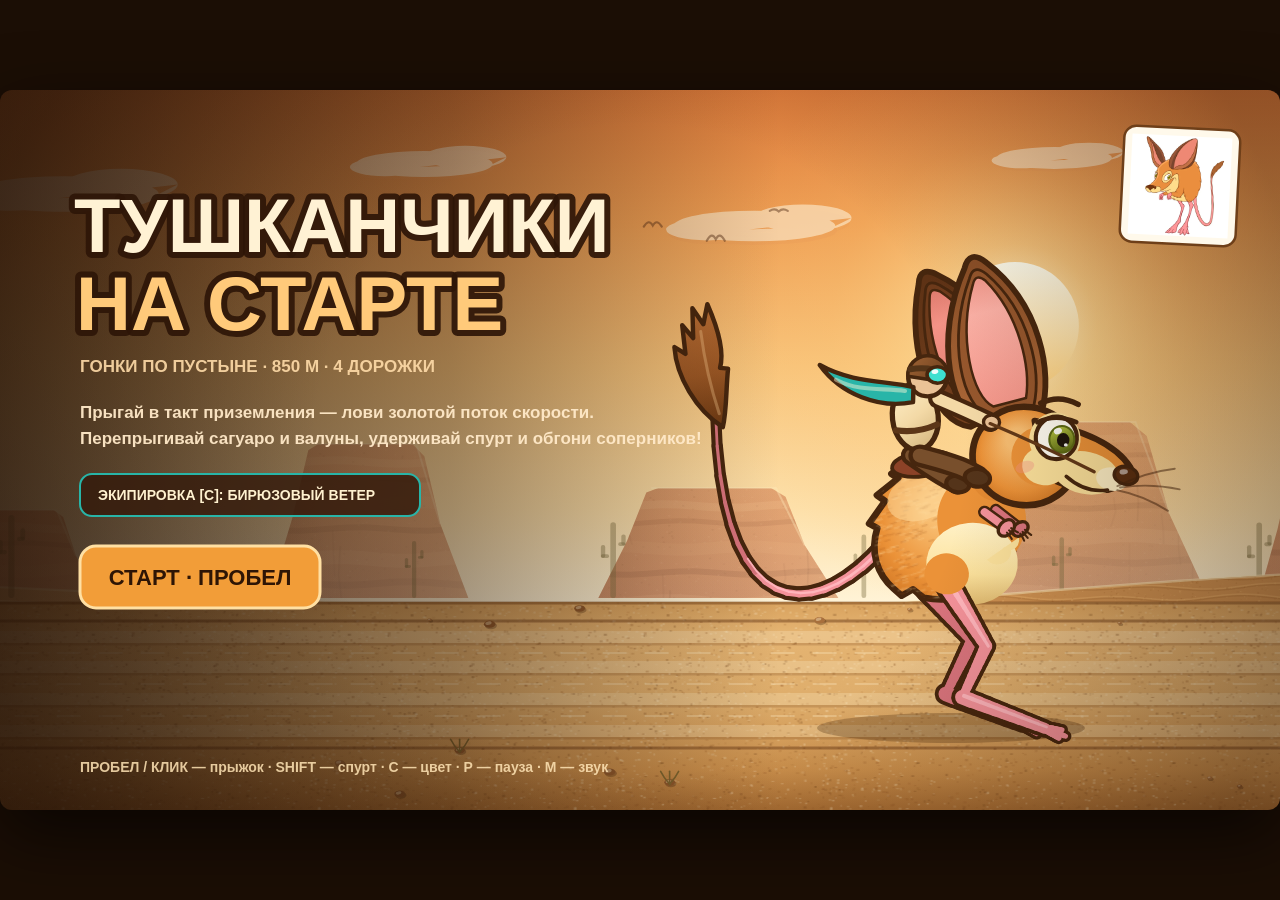
<file: index.html>
<!doctype html>
<html lang="ru">
<head>
  <meta charset="utf-8" />
  <meta name="viewport" content="width=device-width, initial-scale=1, maximum-scale=1, user-scalable=no" />
  <title>Тушканчики на старте — гонки по пустыне (Standalone)</title>
  <style>* { box-sizing: border-box; margin: 0; padding: 0; }
html, body {
  width: 100%; height: 100%; overflow: hidden;
  background: #1b0e05; color: #fff3d8;
  font-family: "Rubik", "Trebuchet MS", "Segoe UI", sans-serif;
  user-select: none; -webkit-user-select: none; touch-action: manipulation;
}
main.stage { width: 100vw; height: 100vh; display: flex; align-items: center; justify-content: center; }
canvas#game { display: block; border-radius: 12px; box-shadow: 0 24px 70px rgba(0,0,0,0.65); cursor: pointer; }
</style>
</head>
<body>
  <main class="stage">
    <canvas id="game" width="1280" height="720"></canvas>
  </main>
  <script>window.__JERBOA_REF_SRC__ = "[data-uri]";</script>
  <script>(() => {
  // src/game/rules.ts
  var W = 1280;
  var H = 720;
  var HORIZON_Y = 512;
  var GROUND = 642;
  var START_X = 430;
  var PPM = 15;
  var RACE_LEN = 850;
  var LANE_DY = [0, 32, 64, 94];
  var LANE_SCALE = [0.74, 0.7, 0.66, 0.62];
  var GRAV = 2600;
  var JUMP_V = 900;
  var BASE_SPEED = 24;
  var FLOW_STEP = 0.045;
  var SPRINT_MULT = 1.28;
  var PERFECT_WINDOW = 0.22;
  var TAU = Math.PI * 2;
  function getLaneGroundY(lane) {
    const idx = clamp(Math.round(lane || 0), 0, LANE_DY.length - 1);
    return GROUND - LANE_DY[idx];
  }
  var PLAYER_SKINS = [
    {
      id: "teal",
      title: "\u0411\u0438\u0440\u044E\u0437\u043E\u0432\u044B\u0439 \u0412\u0435\u0442\u0435\u0440",
      scarf: "#28b5a8",
      goggle: "#3de0d0",
      coatColor: "#f3d9a6",
      furTint: "#eb9238"
    },
    {
      id: "gold",
      title: "\u0417\u043E\u043B\u043E\u0442\u043E\u0439 \u0421\u0430\u043C\u0443\u043C",
      scarf: "#f5a623",
      goggle: "#ffe066",
      coatColor: "#fff0c4",
      furTint: "#f09c3e"
    },
    {
      id: "crimson",
      title: "\u0410\u043B\u044B\u0439 \u041C\u0438\u0440\u0430\u0436",
      scarf: "#e03e52",
      goggle: "#ff7588",
      coatColor: "#edd2b0",
      furTint: "#d97b29"
    },
    {
      id: "emerald",
      title: "\u0418\u0437\u0443\u043C\u0440\u0443\u0434\u043D\u044B\u0439 \u041E\u0430\u0437\u0438\u0441",
      scarf: "#2bb673",
      goggle: "#6bffb8",
      coatColor: "#e8dec0",
      furTint: "#e38834"
    }
  ];
  function clamp(v, a, b) {
    return v < a ? a : v > b ? b : v;
  }
  function lerp(a, b, t) {
    return a + (b - a) * t;
  }
  function mulberry32(a) {
    let state = a | 0;
    return function() {
      state = state + 1831565813 | 0;
      let t = Math.imul(state ^ state >>> 15, 1 | state);
      t = t + Math.imul(t ^ t >>> 7, 61 | t) ^ t;
      return ((t ^ t >>> 14) >>> 0) / 4294967296;
    };
  }
  function hash01(n) {
    const x = Math.sin(n * 127.1 + 311.7) * 43758.5453;
    return x - Math.floor(x);
  }
  function buildTrack(seed) {
    const rnd = mulberry32(seed);
    const list = [];
    let x = 130;
    while (x < RACE_LEN - 70) {
      const r = rnd();
      const type = r < 0.34 ? "rock" : r < 0.78 ? "cactus" : "bush";
      let h;
      if (type === "rock") h = 48 + rnd() * 30;
      else if (type === "cactus") h = 92 + rnd() * 34;
      else h = 58 + rnd() * 22;
      list.push({
        x,
        w: type === "rock" ? 2.4 : 1.7,
        h,
        type,
        seed: rnd() * 100,
        hits: 0
      });
      x += 54 + rnd() * 54;
    }
    return list;
  }
  function nextObstacleAhead(obstacles, x, maxDist) {
    for (let i = 0; i < obstacles.length; i++) {
      const o = obstacles[i];
      if (o.x + o.w * 0.5 > x - 2 && o.x - x < maxDist) return o;
    }
    return null;
  }
  function createRacer(name, isPlayer, base, skill, scarf, goggle, coatColor, furTint, startX, seed, lane) {
    const rng = mulberry32(seed * 7919 + 13);
    return {
      name,
      isPlayer,
      base,
      aiSkill: skill,
      scarf,
      goggle,
      coatColor,
      furTint,
      startX,
      rng,
      phase: rng() * TAU,
      seedT: rng() * 20,
      x: startX,
      speed: 0,
      h: 0,
      vh: 0,
      airborne: false,
      stumble: 0,
      flow: 0,
      stamina: 100,
      staminaGhost: 100,
      squash: 1,
      lastLand: -9,
      earlyJump: 0,
      coyoteTime: 0,
      dustT: 0,
      finished: false,
      finishTime: 0,
      place: 1,
      aiDecidedFor: null,
      aiWillJump: false,
      aiJumpGap: 6,
      sprintCd: 0,
      sprintFx: 0,
      combo: 0,
      lane
    };
  }
  function createRacers(skinIndex = 0) {
    const skin = PLAYER_SKINS[skinIndex % PLAYER_SKINS.length] || PLAYER_SKINS[0];
    const player = createRacer(
      "\u0422\u044B",
      true,
      BASE_SPEED,
      1,
      skin.scarf,
      skin.goggle,
      skin.coatColor,
      skin.furTint,
      0,
      1,
      0
    );
    const defs = [
      ["\u0412\u0438\u0445\u0440\u044C", 25.7, 0.9, "#e04f44", "#ff7369", "#ebd09e", "#e28432", -10, 2, 1],
      ["\u041F\u0440\u044B\u0433\u0443\u043D", 25.2, 0.82, "#447ce0", "#6ea2ff", "#e5cfa6", "#df8c3d", -20, 3, 2],
      ["\u041F\u0435\u0441\u0447\u0438\u043D\u043A\u0430", 24.7, 0.74, "#9462de", "#b88aff", "#f0d8b4", "#ed9947", -30, 4, 3]
    ];
    const racers = [player];
    for (let i = 0; i < defs.length; i++) {
      const d = defs[i];
      racers.push(createRacer(d[0], false, d[1], d[2], d[3], d[4], d[5], d[6], d[7], d[8], d[9]));
    }
    return { racers, player };
  }
  function executeJump(r, perfect) {
    r.airborne = true;
    r.vh = JUMP_V * (perfect ? 1.05 : 1);
    r.h = 0.5;
    r.squash = 1.16;
    r.earlyJump = 0;
    r.coyoteTime = 0;
    if (perfect) {
      r.flow = Math.min(5, r.flow + 1);
      r.combo = (r.combo || 0) + 1;
    }
  }
  function executeLand(r, raceTime) {
    r.lastLand = raceTime;
    r.airborne = false;
    r.vh = 0;
    r.h = 0;
    r.squash = 0.78;
    if (r.earlyJump > 0 && !r.finished) {
      r.earlyJump = 0;
      executeJump(r, true);
      return { autoHopped: true };
    }
    r.earlyJump = 0;
    r.flow = Math.max(0, r.flow - 0.42);
    r.combo = 0;
    return { autoHopped: false };
  }
  function settleFinishedRacer(r, dt, raceTime) {
    let landed = false;
    r.speed *= Math.max(0, 1 - dt * 1.45);
    if (r.speed < 0.2) r.speed = 0;
    r.x += r.speed * dt;
    r.squash += (1 - r.squash) * Math.min(1, dt * 8);
    if (r.airborne || r.h > 0) {
      r.vh -= GRAV * dt;
      r.h += r.vh * dt;
      r.phase += dt * 2;
      if (r.h <= 0) {
        r.h = 0;
        r.vh = 0;
        r.airborne = false;
        r.earlyJump = 0;
        r.lastLand = raceTime;
        r.squash = 0.8;
        landed = true;
      }
    } else {
      r.h = 0;
      r.vh = 0;
      if (r.speed > 0.5) {
        r.phase += dt * (2.5 + r.speed * 0.28);
      }
    }
    return landed;
  }
  function applyObstacleHit(r, o) {
    r.stumble = 0.95;
    r.speed *= 0.28;
    r.h = 0;
    r.vh = 0;
    r.airborne = false;
    r.flow = 0;
    r.combo = 0;
    r.squash = 0.72;
    o.hits++;
  }
  function checkRacerObstacles(r, obstacles) {
    if (r.stumble > 0 || r.finished) return null;
    for (let i = 0; i < obstacles.length; i++) {
      const o = obstacles[i];
      if (Math.abs(o.x - (r.x + 1.1)) < o.w * 0.5 + 0.5) {
        if (r.h < o.h - 10) {
          applyObstacleHit(r, o);
          return o;
        }
        break;
      }
    }
    return null;
  }
  function advanceRacer(r, dt, raceTime, obstacles, jumpPressed, sprinting, speedMul = 1) {
    const events = {
      jumped: false,
      perfect: false,
      landed: false,
      hitObstacle: null,
      spawnedRunDust: false
    };
    if (r.stumble > 0) r.stumble = Math.max(0, r.stumble - dt);
    if (jumpPressed && r.stumble <= 0 && !r.airborne) {
      const sinceLand = raceTime - r.lastLand;
      const isPerfect = sinceLand >= 0 && sinceLand <= PERFECT_WINDOW;
      executeJump(r, isPerfect);
      events.jumped = true;
      events.perfect = isPerfect;
    } else if (jumpPressed && r.airborne) {
      r.earlyJump = 0.16;
    }
    if (r.earlyJump > 0) {
      r.earlyJump = Math.max(0, r.earlyJump - dt);
    }
    const wantSprint = sprinting && r.stamina > 0.5 && r.stumble <= 0;
    if (wantSprint) {
      r.stamina = Math.max(0, r.stamina - 34 * dt);
      r.sprintCd = 0.5;
      r.sprintFx = 0.14;
    } else {
      r.sprintCd = Math.max(0, (r.sprintCd || 0) - dt);
      if (r.sprintCd <= 0) r.stamina = Math.min(100, r.stamina + 25 * dt);
      r.sprintFx = Math.max(0, (r.sprintFx || 0) - dt);
    }
    if (r.staminaGhost > r.stamina) {
      r.staminaGhost = Math.max(r.stamina, r.staminaGhost - 28 * dt);
    } else {
      r.staminaGhost = r.stamina;
    }
    let mult = 1 + r.flow * FLOW_STEP;
    if (wantSprint) mult *= SPRINT_MULT;
    let target = r.base * mult * speedMul;
    if (r.stumble > 0) target *= 0.3;
    r.speed += (target - r.speed) * Math.min(1, dt * (r.stumble > 0 ? 2.2 : 4.4));
    r.x += r.speed * dt;
    if (r.airborne) {
      r.vh -= GRAV * dt;
      r.h += r.vh * dt;
      r.phase += dt * 2.2;
      if (r.h <= 0) {
        r.h = 0;
        events.landed = true;
        const landRes = executeLand(r, raceTime);
        if (landRes.autoHopped) {
          events.jumped = true;
          events.perfect = true;
        }
      }
    } else {
      r.h = 0;
      r.vh = 0;
      if (r.speed > 0.5) {
        r.phase += dt * (4.2 + r.speed * 0.32);
      }
      r.flow = Math.max(0, r.flow - 0.55 * dt);
      r.dustT -= dt;
      if (r.dustT <= 0 && r.speed > 6) {
        r.dustT = 0.16;
        events.spawnedRunDust = true;
      }
    }
    r.squash += (1 - r.squash) * Math.min(1, dt * 8);
    const hit = checkRacerObstacles(r, obstacles);
    if (hit) events.hitObstacle = hit;
    return events;
  }
  function decideAutoPlayer(p, obstacles, raceTime) {
    let jump = false;
    const o = nextObstacleAhead(obstacles, p.x, 110);
    const gap = o ? o.x - p.x : 999;
    if (!p.airborne) {
      if (gap <= Math.max(5.5, p.speed * 0.37)) {
        jump = true;
      } else if (gap > 48) {
        const dtl = raceTime - p.lastLand;
        if (dtl > 0.02 && dtl < 0.12) jump = true;
      }
    }
    const sprint = p.stamina > 40 && gap > 42;
    return { jump, sprint };
  }
  function stepAIRacer(r, playerX, dt, raceTime, obstacles) {
    let jump = false;
    const o = nextObstacleAhead(obstacles, r.x, 90);
    if (!r.airborne) {
      if (o) {
        if (r.aiDecidedFor !== o) {
          r.aiDecidedFor = o;
          r.aiWillJump = r.rng() < 0.55 + r.aiSkill * 0.5;
          r.aiJumpGap = Math.max(4, r.speed * (0.24 + (1 - r.aiSkill) * 0.2)) + (r.rng() - 0.5) * 2.5;
        }
        if (r.aiDecidedFor === o && r.aiWillJump && o.x - r.x <= r.aiJumpGap) {
          jump = true;
        }
      }
      if (!jump && (!o || o.x - r.x > 46)) {
        const dtl = raceTime - r.lastLand;
        if (dtl > 0.02 && dtl < 0.13) {
          if (r.rng() < 0.3 + r.aiSkill * 0.6) jump = true;
        }
      }
    }
    if (o && o.x - r.x < -8 && r.aiDecidedFor === o) {
      r.aiDecidedFor = null;
    }
    const diff = playerX - r.x;
    const mul = 1 + clamp(diff * 26e-4, -0.085, 0.09);
    return advanceRacer(r, dt, raceTime, obstacles, jump, false, mul);
  }
  function computePlaces(racers) {
    const sorted = racers.slice().sort((a, b) => {
      if (a.finished && b.finished) return a.finishTime - b.finishTime;
      if (a.finished) return -1;
      if (b.finished) return 1;
      return b.x - a.x;
    });
    for (let i = 0; i < sorted.length; i++) {
      sorted[i].place = i + 1;
    }
  }
  function buildResults(racers, player, raceTime, newRecord) {
    computePlaces(racers);
    const order = racers.slice().sort((a, b) => a.place - b.place);
    let latestClock = raceTime;
    for (let i = 0; i < racers.length; i++) {
      if (racers[i].finished && racers[i].finishTime > latestClock) {
        latestClock = racers[i].finishTime;
      }
    }
    let prevTime = 0;
    const rows = order.map((r, idx) => {
      let time = r.finished ? r.finishTime : latestClock + Math.max(0.15, (RACE_LEN - r.x) / Math.max(14, r.speed));
      if (idx > 0 && time < prevTime + 0.1) {
        time = prevTime + 0.1;
      }
      prevTime = time;
      return {
        name: r.isPlayer ? "\u0422\u042B" : r.name,
        place: r.place,
        time,
        isPlayer: r.isPlayer,
        scarf: r.scarf
      };
    });
    return {
      rows,
      playerPlace: player.place,
      playerTime: player.finishTime || raceTime,
      newRecord
    };
  }

  // src/game/sound.ts
  var SoundEngine = class {
    constructor() {
      this.ac = null;
      this.master = null;
      this.muted = false;
    }
    unlockFromGesture() {
      try {
        if (this.ac) {
          if (this.ac.state === "suspended") {
            this.ac.resume().catch(() => {
            });
          }
          return;
        }
        const AC = window.AudioContext || window.webkitAudioContext;
        if (!AC) return;
        this.ac = new AC();
        this.master = this.ac.createGain();
        this.master.gain.value = 0.42;
        this.master.connect(this.ac.destination);
        if (this.ac.state === "suspended") {
          this.ac.resume().catch(() => {
          });
        }
      } catch {
        this.ac = null;
      }
    }
    init() {
      if (this.ac && this.ac.state === "suspended") {
        this.ac.resume().catch(() => {
        });
      }
    }
    setMuted(m) {
      this.muted = m;
    }
    tone(freq, dur, type = "sine", gain = 0.12, slideTo, delay = 0) {
      if (!this.ac || !this.master || this.muted || this.ac.state !== "running") return;
      try {
        const ac = this.ac;
        const t0 = ac.currentTime + delay;
        const osc = ac.createOscillator();
        const g = ac.createGain();
        osc.type = type;
        osc.frequency.setValueAtTime(freq, t0);
        if (slideTo) {
          osc.frequency.exponentialRampToValueAtTime(Math.max(30, slideTo), t0 + dur);
        }
        g.gain.setValueAtTime(1e-4, t0);
        g.gain.exponentialRampToValueAtTime(Math.max(1e-3, gain), t0 + 0.012);
        g.gain.exponentialRampToValueAtTime(1e-4, t0 + dur);
        osc.connect(g);
        g.connect(this.master);
        osc.start(t0);
        osc.stop(t0 + dur + 0.03);
      } catch {
      }
    }
    noise(dur, freq = 900, gain = 0.18) {
      if (!this.ac || !this.master || this.muted || this.ac.state !== "running") return;
      try {
        const ac = this.ac;
        const len = Math.max(1, Math.floor(ac.sampleRate * dur));
        const buf = ac.createBuffer(1, len, ac.sampleRate);
        const d = buf.getChannelData(0);
        for (let i = 0; i < len; i++) {
          d[i] = (Math.random() * 2 - 1) * (1 - i / len);
        }
        const src = ac.createBufferSource();
        src.buffer = buf;
        const f = ac.createBiquadFilter();
        f.type = "lowpass";
        f.frequency.value = freq;
        const g = ac.createGain();
        g.gain.value = gain;
        src.connect(f);
        f.connect(g);
        g.connect(this.master);
        src.start();
      } catch {
      }
    }
    hop() {
      const jitter = 0.94 + Math.random() * 0.12;
      this.tone(195 * jitter, 0.1, "sine", 0.1, 96 * jitter);
      this.noise(0.07, 820, 0.06);
    }
    land() {
      const jitter = 0.93 + Math.random() * 0.14;
      this.noise(0.055, 520 * jitter, 0.05);
    }
    perfect(combo = 1) {
      const k = Math.min(6, combo || 1);
      this.tone(620 + k * 45, 0.13, "triangle", 0.1);
      this.tone(930 + k * 60, 0.16, "sine", 0.075, null, 0.055);
    }
    stumble() {
      this.noise(0.3, 460, 0.26);
      this.tone(150, 0.24, "sawtooth", 0.09, 62);
    }
    count(last) {
      this.tone(last ? 900 : 520, last ? 0.32 : 0.12, "square", 0.07);
    }
    finish() {
      [523, 659, 784, 1046].forEach((f, i) => {
        this.tone(f, 0.34, "triangle", 0.1, null, i * 0.105);
      });
    }
  };
  var Sfx = new SoundEngine();

  // src/game/textures.ts
  var cachedTextures = null;
  function createOffscreen(w, h) {
    const c = document.createElement("canvas");
    c.width = w;
    c.height = h;
    const ctx = c.getContext("2d");
    return [c, ctx];
  }
  function makeSandTile(baseColor, lightColor, darkColor, rippleSpacing, seed) {
    const w = 256;
    const h = 128;
    const [c, ctx] = createOffscreen(w, h);
    const rnd = mulberry32(seed);
    ctx.fillStyle = baseColor;
    ctx.fillRect(0, 0, w, h);
    ctx.lineWidth = 1.6;
    for (let y = 4; y < h; y += rippleSpacing) {
      ctx.strokeStyle = darkColor;
      ctx.globalAlpha = 0.22;
      ctx.beginPath();
      for (let x = 0; x <= w; x += 8) {
        const u = x / w * TAU;
        const dy = Math.sin(u * 2 + y * 0.15) * 2.2 + Math.cos(u + y * 0.08) * 1.2;
        if (x === 0) ctx.moveTo(x, y + dy);
        else ctx.lineTo(x, y + dy);
      }
      ctx.stroke();
      ctx.strokeStyle = lightColor;
      ctx.globalAlpha = 0.28;
      ctx.beginPath();
      for (let x = 0; x <= w; x += 8) {
        const u = x / w * TAU;
        const dy = Math.sin(u * 2 + y * 0.15) * 2.2 + Math.cos(u + y * 0.08) * 1.2 - 1.5;
        if (x === 0) ctx.moveTo(x, y + dy);
        else ctx.lineTo(x, y + dy);
      }
      ctx.stroke();
    }
    for (let i = 0; i < 900; i++) {
      const gx = rnd() * w;
      const gy = rnd() * h;
      const isLight = rnd() > 0.48;
      ctx.fillStyle = isLight ? lightColor : darkColor;
      ctx.globalAlpha = 0.08 + rnd() * 0.16;
      const sz = rnd() > 0.85 ? 2 : 1.2;
      ctx.fillRect(gx, gy, sz, sz);
    }
    ctx.globalAlpha = 1;
    return c;
  }
  function makeMesaTile(seed) {
    const w = 256;
    const h = 256;
    const [c, ctx] = createOffscreen(w, h);
    const rnd = mulberry32(seed);
    const g = ctx.createLinearGradient(0, 0, 0, h);
    g.addColorStop(0, "#d88c5e");
    g.addColorStop(0.35, "#c7774b");
    g.addColorStop(0.7, "#b2623c");
    g.addColorStop(1, "#964e2e");
    ctx.fillStyle = g;
    ctx.fillRect(0, 0, w, h);
    const bands = [
      [14, 8, "#f0b684", 0.28],
      [32, 5, "#8c4326", 0.26],
      [54, 12, "#e29b6b", 0.24],
      [82, 6, "#7d391e", 0.3],
      [108, 14, "#eba97a", 0.22],
      [136, 7, "#823c20", 0.28],
      [164, 10, "#df9566", 0.25],
      [194, 6, "#733219", 0.3],
      [222, 12, "#cfa078", 0.2]
    ];
    for (const [by, bh, col, alpha] of bands) {
      ctx.fillStyle = col;
      ctx.globalAlpha = alpha;
      ctx.beginPath();
      ctx.moveTo(0, by);
      for (let x = 0; x <= w; x += 16) {
        const u = x / w * TAU;
        ctx.lineTo(x, by + Math.sin(u * 2 + by) * 1.8);
      }
      for (let x = w; x >= 0; x -= 16) {
        const u = x / w * TAU;
        ctx.lineTo(x, by + bh + Math.sin(u * 2 + by) * 1.8);
      }
      ctx.closePath();
      ctx.fill();
    }
    ctx.strokeStyle = "#6b2e16";
    ctx.lineWidth = 1.2;
    for (let i = 0; i < 18; i++) {
      const vx = rnd() * w;
      const vy = rnd() * (h - 40);
      const len = 18 + rnd() * 44;
      ctx.globalAlpha = 0.14 + rnd() * 0.14;
      ctx.beginPath();
      ctx.moveTo(vx, vy);
      ctx.lineTo(vx + (rnd() - 0.5) * 4, vy + len * 0.5);
      ctx.lineTo(vx + (rnd() - 0.5) * 6, vy + len);
      ctx.stroke();
    }
    for (let i = 0; i < 500; i++) {
      ctx.fillStyle = rnd() > 0.5 ? "#ffcaa0" : "#632b15";
      ctx.globalAlpha = 0.08 + rnd() * 0.12;
      ctx.fillRect(rnd() * w, rnd() * h, 1.5, 1.5);
    }
    ctx.globalAlpha = 1;
    return c;
  }
  function makeTrackTile(seed) {
    const w = 256;
    const h = 224;
    const [c, ctx] = createOffscreen(w, h);
    const rnd = mulberry32(seed);
    const g = ctx.createLinearGradient(0, 0, 0, h);
    g.addColorStop(0, "#d8a25e");
    g.addColorStop(0.14, "#e5b472");
    g.addColorStop(0.45, "#dead6b");
    g.addColorStop(0.75, "#c98e4b");
    g.addColorStop(1, "#995f29");
    ctx.fillStyle = g;
    ctx.fillRect(0, 0, w, h);
    const rutYs = [36, 66, 98, 130];
    for (const ry of rutYs) {
      ctx.fillStyle = "rgba(255, 242, 210, 0.24)";
      ctx.fillRect(0, ry - 7, w, 12);
      ctx.fillStyle = "rgba(105, 58, 20, 0.20)";
      ctx.fillRect(0, ry + 5, w, 2.5);
    }
    for (let i = 0; i < 1600; i++) {
      const gx = rnd() * w;
      const gy = rnd() * h;
      const r = rnd();
      ctx.fillStyle = r < 0.45 ? "#fff0cf" : r < 0.8 ? "#8c5222" : "#613512";
      ctx.globalAlpha = 0.1 + rnd() * 0.18;
      const rw = 1 + rnd() * 2.2;
      const rh = 1 + rnd() * 1.4;
      ctx.fillRect(gx, gy, rw, rh);
    }
    ctx.globalAlpha = 1;
    return c;
  }
  function makeWoodTile(seed) {
    const w = 128;
    const h = 128;
    const [c, ctx] = createOffscreen(w, h);
    const rnd = mulberry32(seed);
    ctx.fillStyle = "#9c6635";
    ctx.fillRect(0, 0, w, h);
    for (let x = 0; x < w; x += 2) {
      const shade = rnd() > 0.5 ? "#b87e47" : "#73461f";
      ctx.fillStyle = shade;
      ctx.globalAlpha = 0.18 + rnd() * 0.2;
      ctx.fillRect(x, 0, 1.5, h);
    }
    ctx.strokeStyle = "#543012";
    ctx.lineWidth = 1.2;
    for (let i = 0; i < 14; i++) {
      const kx = rnd() * w;
      ctx.globalAlpha = 0.22;
      ctx.beginPath();
      ctx.moveTo(kx, 0);
      ctx.bezierCurveTo(kx + 5, h * 0.33, kx - 5, h * 0.66, kx, h);
      ctx.stroke();
    }
    ctx.globalAlpha = 1;
    return c;
  }
  function makeRockTile(seed) {
    const w = 128;
    const h = 128;
    const [c, ctx] = createOffscreen(w, h);
    const rnd = mulberry32(seed);
    ctx.fillStyle = "#b08558";
    ctx.fillRect(0, 0, w, h);
    for (let i = 0; i < 700; i++) {
      const rx = rnd() * w;
      const ry = rnd() * h;
      ctx.fillStyle = rnd() > 0.5 ? "#e6c59c" : "#6e4b2a";
      ctx.globalAlpha = 0.14 + rnd() * 0.2;
      const sz = 1 + rnd() * 2.5;
      ctx.fillRect(rx, ry, sz, sz);
    }
    ctx.strokeStyle = "#523418";
    ctx.lineWidth = 1.2;
    for (let i = 0; i < 10; i++) {
      const x0 = rnd() * w;
      const y0 = rnd() * h;
      ctx.globalAlpha = 0.22;
      ctx.beginPath();
      ctx.moveTo(x0, y0);
      ctx.lineTo(x0 + 18, y0 + 10);
      ctx.stroke();
    }
    ctx.globalAlpha = 1;
    return c;
  }
  function makeCactusTile(seed) {
    const w = 64;
    const h = 64;
    const [c, ctx] = createOffscreen(w, h);
    const rnd = mulberry32(seed);
    ctx.fillStyle = "#5d8544";
    ctx.fillRect(0, 0, w, h);
    for (let x = 0; x < w; x += 8) {
      ctx.fillStyle = "#78a35c";
      ctx.globalAlpha = 0.35;
      ctx.fillRect(x, 0, 3, h);
      ctx.fillStyle = "#3e5e2c";
      ctx.globalAlpha = 0.35;
      ctx.fillRect(x + 4, 0, 2, h);
    }
    for (let i = 0; i < 180; i++) {
      ctx.fillStyle = rnd() > 0.5 ? "#96bf78" : "#355224";
      ctx.globalAlpha = 0.15;
      ctx.fillRect(rnd() * w, rnd() * h, 1.5, 1.5);
    }
    ctx.globalAlpha = 1;
    return c;
  }
  function makeFurTile(seed) {
    const w = 64;
    const h = 64;
    const [c, ctx] = createOffscreen(w, h);
    const rnd = mulberry32(seed);
    ctx.clearRect(0, 0, w, h);
    ctx.lineWidth = 1.1;
    ctx.lineCap = "round";
    for (let i = 0; i < 220; i++) {
      const fx = rnd() * w;
      const fy = rnd() * h;
      ctx.strokeStyle = rnd() > 0.45 ? "rgba(255, 220, 165, 0.24)" : "rgba(140, 65, 15, 0.20)";
      ctx.beginPath();
      ctx.moveTo(fx, fy);
      ctx.lineTo(fx - 3.5, fy + 1.2);
      ctx.stroke();
    }
    return c;
  }
  function getTextures(ctx) {
    if (cachedTextures) return cachedTextures;
    const sandFarCanvas = makeSandTile("#e6b479", "#ffdfa8", "#b87f44", 18, 101);
    const sandMidCanvas = makeSandTile("#dca264", "#ffd89c", "#a86e34", 14, 202);
    const sandNearCanvas = makeSandTile("#cf9252", "#ffc982", "#945b24", 11, 303);
    const mesaCanvas = makeMesaTile(404);
    const trackCanvas = makeTrackTile(505);
    const woodCanvas = makeWoodTile(606);
    const rockCanvas = makeRockTile(707);
    const cactusCanvas = makeCactusTile(808);
    const furCanvas = makeFurTile(909);
    cachedTextures = {
      sandFar: ctx.createPattern(sandFarCanvas, "repeat"),
      sandMid: ctx.createPattern(sandMidCanvas, "repeat"),
      sandNear: ctx.createPattern(sandNearCanvas, "repeat"),
      mesaStrata: ctx.createPattern(mesaCanvas, "repeat"),
      trackSurface: ctx.createPattern(trackCanvas, "repeat"),
      woodGrain: ctx.createPattern(woodCanvas, "repeat"),
      rockSurface: ctx.createPattern(rockCanvas, "repeat"),
      cactusSkin: ctx.createPattern(cactusCanvas, "repeat"),
      furGrain: ctx.createPattern(furCanvas, "repeat")
    };
    return cachedTextures;
  }

  // src/game/jerboa.ts
  var JERBOA_COLORS = {
    line: "#46260e",
    fur: "#eb9238",
    furDark: "#c96f1e",
    furDeep: "#a65512",
    furLight: "#f8be72",
    furRim: "#ffdf9e",
    cream: "#fce29c",
    creamLight: "#fff1c7",
    creamShade: "#e3be74",
    earIn: "#f49386",
    earInLight: "#ffb3a8",
    earInShade: "#d97366",
    earEdge: "#8c5028",
    earEdgeLight: "#ad6938",
    skin: "#f4929a",
    skinLight: "#ffb5bc",
    skinDark: "#d9747d",
    claw: "#522c12",
    tuft: "#9c5825",
    tuftLight: "#ba6e34",
    tuftDark: "#6b3812",
    nose: "#592e10",
    eyeWhite: "#fffcf2",
    iris: "#8b9b28",
    irisLight: "#b3c441",
    irisDark: "#5b6914",
    pupil: "#1c150c",
    coat: "#f2d7a4",
    coatShade: "#cfb078",
    pants: "#784f2c",
    boot: "#54341a",
    riderSkin: "#eac296",
    strap: "#543418"
  };
  function ell(ctx, x, y, rx, ry, rot = 0) {
    ctx.beginPath();
    ctx.ellipse(x, y, Math.max(0.2, rx), Math.max(0.2, ry), rot, 0, TAU);
  }
  function fillStroke(ctx, fill, stroke, lw = 4) {
    if (fill) {
      ctx.fillStyle = fill;
      ctx.fill();
    }
    if (stroke) {
      ctx.strokeStyle = stroke;
      ctx.lineWidth = lw;
      ctx.stroke();
    }
  }
  function limbPath(ctx, pts) {
    ctx.beginPath();
    ctx.moveTo(pts[0][0], pts[0][1]);
    for (let i = 1; i < pts.length - 1; i++) {
      const mx = (pts[i][0] + pts[i + 1][0]) / 2;
      const my = (pts[i][1] + pts[i + 1][1]) / 2;
      ctx.quadraticCurveTo(pts[i][0], pts[i][1], mx, my);
    }
    const last = pts[pts.length - 1];
    ctx.lineTo(last[0], last[1]);
  }
  function limb(ctx, pts, width, color) {
    ctx.lineCap = "round";
    ctx.lineJoin = "round";
    limbPath(ctx, pts);
    ctx.strokeStyle = color;
    ctx.lineWidth = width;
    ctx.stroke();
  }
  function limbOutlined(ctx, pts, width, color) {
    limb(ctx, pts, width + 6.2, JERBOA_COLORS.line);
    limb(ctx, pts, width, color);
  }
  function pointOnPath(pts, u) {
    let total = 0;
    const segs = [];
    for (let i = 0; i < pts.length - 1; i++) {
      const d = Math.hypot(pts[i + 1][0] - pts[i][0], pts[i + 1][1] - pts[i][1]);
      segs.push(d);
      total += d;
    }
    let target = u * total;
    for (let i = 0; i < segs.length; i++) {
      if (target <= segs[i] || i === segs.length - 1) {
        const k = segs[i] ? clamp(target / segs[i], 0, 1) : 0;
        return [lerp(pts[i][0], pts[i + 1][0], k), lerp(pts[i][1], pts[i + 1][1], k)];
      }
      target -= segs[i];
    }
    const last = pts[pts.length - 1];
    return [last[0], last[1]];
  }
  function strokeTaperSegment(ctx, pts, w0, w1, color) {
    const segs = 10;
    let prev = pts[0];
    ctx.lineCap = "round";
    for (let i = 1; i <= segs; i++) {
      const u = i / segs;
      const p = pointOnPath(pts, u);
      const w = lerp(w0, w1, u);
      limb(ctx, [prev, p], w, color);
      prev = p;
    }
  }
  function bezPoint(p0, p1, p2, p3, t) {
    const u = 1 - t;
    const a = u * u * u;
    const b = 3 * u * u * t;
    const c = 3 * u * t * t;
    const d = t * t * t;
    return [
      a * p0[0] + b * p1[0] + c * p2[0] + d * p3[0],
      a * p0[1] + b * p1[1] + c * p2[1] + d * p3[1]
    ];
  }
  function drawTail(ctx, pose) {
    const C = JERBOA_COLORS;
    const { t, air, speed } = pose;
    const wave = Math.sin(t * 7.5) * 5.5 + Math.sin(t * 13.3) * 2.5;
    const lift = air * 14;
    const p0 = [-46, -132];
    const p1 = [-96, -68 + wave * 0.6 - lift * 0.3];
    const p2 = [-164, -64 + wave - lift * 0.7];
    const p3 = [
      -172,
      -220 + wave * 1.2 - lift * 1.1 - clamp(speed * 0.35, 0, 10)
    ];
    ctx.save();
    ctx.lineCap = "round";
    let prev = p0;
    const segs = 18;
    for (let i = 1; i <= segs; i++) {
      const u = i / segs;
      const pt = bezPoint(p0, p1, p2, p3, u);
      const w = lerp(8.2, 2.8, u);
      limb(ctx, [prev, pt], w + 5.2, C.line);
      prev = pt;
    }
    prev = p0;
    for (let j = 1; j <= segs; j++) {
      const u2 = j / segs;
      const pt2 = bezPoint(p0, p1, p2, p3, u2);
      const w2 = lerp(7, 2, u2);
      limb(ctx, [prev, pt2], w2, u2 > 0.65 ? C.skinDark : C.skin);
      prev = pt2;
    }
    prev = p0;
    for (let j = 1; j <= 12; j++) {
      const u2 = j / segs;
      const pt2 = bezPoint(p0, p1, p2, p3, u2);
      const w2 = lerp(2.2, 0.8, u2);
      limb(
        ctx,
        [
          [prev[0] + 1.2, prev[1] - 0.6],
          [pt2[0] + 1.2, pt2[1] - 0.6]
        ],
        w2,
        C.skinLight
      );
      prev = pt2;
    }
    const tip = p3;
    ctx.save();
    ctx.translate(tip[0], tip[1]);
    ctx.rotate(-0.42 + Math.sin(t * 4.2) * 0.07);
    ctx.beginPath();
    ctx.moveTo(0, 12);
    ctx.bezierCurveTo(-12, -8, -14, -36, -6, -56);
    ctx.lineTo(-1, -48);
    ctx.lineTo(6, -68);
    ctx.lineTo(9, -56);
    ctx.lineTo(18, -76);
    ctx.lineTo(20, -62);
    ctx.lineTo(29, -74);
    ctx.bezierCurveTo(28, -50, 24, -36, 17, -28);
    ctx.lineTo(22, -25);
    ctx.bezierCurveTo(14, -12, 8, 2, 0, 12);
    ctx.closePath();
    const tg = ctx.createLinearGradient(0, 12, 24, -74);
    tg.addColorStop(0, C.tuftDark);
    tg.addColorStop(0.45, C.tuft);
    tg.addColorStop(1, C.tuftLight);
    fillStroke(ctx, tg, C.line, 3.2);
    ctx.beginPath();
    ctx.moveTo(2, 2);
    ctx.quadraticCurveTo(6, -28, 16, -58);
    ctx.strokeStyle = "rgba(255, 210, 150, 0.35)";
    ctx.lineWidth = 2.2;
    ctx.stroke();
    ctx.restore();
    ctx.restore();
  }
  function earPath(ctx, bx, by, len, wid, ang) {
    const dx = Math.cos(ang);
    const dy = Math.sin(ang);
    const px = -dy;
    const py = dx;
    const tipX = bx + dx * len;
    const tipY = by + dy * len;
    ctx.beginPath();
    ctx.moveTo(bx - px * wid * 0.38, by - py * wid * 0.38);
    ctx.bezierCurveTo(
      bx + dx * len * 0.12 - px * wid * 0.78,
      by + dy * len * 0.12 - py * wid * 0.78,
      bx + dx * len * 0.62 - px * wid * 0.72,
      by + dy * len * 0.62 - py * wid * 0.72,
      tipX - px * wid * 0.12,
      tipY - py * wid * 0.12
    );
    ctx.quadraticCurveTo(
      tipX + dx * wid * 0.22,
      tipY + dy * wid * 0.22,
      tipX + px * wid * 0.16,
      tipY + py * wid * 0.16
    );
    ctx.bezierCurveTo(
      bx + dx * len * 0.66 + px * wid * 0.68,
      by + dy * len * 0.66 + py * wid * 0.68,
      bx + dx * len * 0.22 + px * wid * 0.6,
      by + dy * len * 0.22 + py * wid * 0.6,
      bx + px * wid * 0.34,
      by + py * wid * 0.34
    );
    ctx.closePath();
  }
  function drawEar(ctx, bx, by, len, wid, ang, far) {
    const C = JERBOA_COLORS;
    const dx = Math.cos(ang);
    const dy = Math.sin(ang);
    earPath(ctx, bx, by, len, wid, ang);
    const outerGrad = ctx.createLinearGradient(bx, by, bx + dx * len, by + dy * len);
    outerGrad.addColorStop(0, far ? "#75411e" : C.earEdgeLight);
    outerGrad.addColorStop(1, far ? "#5e3215" : C.earEdge);
    fillStroke(ctx, outerGrad, C.line, 4.2);
    earPath(ctx, bx + dx * len * 0.05, by + dy * len * 0.05, len * 0.88, wid * 0.78, ang);
    fillStroke(ctx, far ? "#6e3b1b" : "#96572d", C.line, 2);
    earPath(ctx, bx + dx * len * 0.11, by + dy * len * 0.11, len * 0.78, wid * 0.58, ang);
    const inGrad = ctx.createLinearGradient(bx, by, bx + dx * len, by + dy * len);
    inGrad.addColorStop(0, far ? C.earInShade : C.earIn);
    inGrad.addColorStop(0.7, far ? C.earIn : C.earInLight);
    inGrad.addColorStop(1, far ? C.earInShade : C.earIn);
    fillStroke(ctx, inGrad, C.line, 1.8);
  }
  function drawLeg(ctx, hip, knee, ankle, toe, color, far) {
    const C = JERBOA_COLORS;
    const ang = Math.atan2(toe[1] - ankle[1], toe[0] - ankle[0]);
    const spreadAngles = [-0.28, 0, 0.26];
    const toeEnds = spreadAngles.map((da, i) => {
      const a = ang + da;
      const toeLen = i === 1 ? 16 : 12.5;
      return [toe[0] + Math.cos(a) * toeLen, toe[1] + Math.sin(a) * toeLen];
    });
    strokeTaperSegment(ctx, [hip, knee], 21, 14.5, C.line);
    strokeTaperSegment(ctx, [knee, ankle], 14.5, 11.8, C.line);
    strokeTaperSegment(ctx, [ankle, toe], 16.5, 13.5, C.line);
    for (const endPt of toeEnds) {
      strokeTaperSegment(ctx, [toe, endPt], 11.5, 8.5, C.line);
    }
    strokeTaperSegment(ctx, [hip, knee], 15.2, 8.8, color);
    strokeTaperSegment(ctx, [knee, ankle], 8.8, 6.2, color);
    strokeTaperSegment(ctx, [ankle, toe], 11, 8, color);
    for (const endPt of toeEnds) {
      strokeTaperSegment(ctx, [toe, endPt], 6.4, 3.6, color);
    }
    if (!far) {
      strokeTaperSegment(
        ctx,
        [
          [hip[0] + 1.5, hip[1]],
          [knee[0] + 1.5, knee[1]]
        ],
        4.2,
        2.2,
        C.skinLight
      );
      strokeTaperSegment(
        ctx,
        [
          [ankle[0] + 1.2, ankle[1] - 1],
          [toe[0] + 1.2, toe[1] - 1]
        ],
        3.2,
        2,
        C.skinLight
      );
    }
  }
  function legPoints(phase, air, runAmp, far) {
    const s = Math.sin(phase);
    const lift = Math.max(0, Math.sin(phase));
    const hip = far ? [-18, -102] : [-2, -104];
    const kx = (far ? 18 : 28) + s * 19 * runAmp;
    const ky = (far ? -62 : -58) - lift * 8 * runAmp;
    const ax = (far ? 0 : 12) + s * 25 * runAmp;
    const ay = (far ? -22 : -20) - lift * 20 * runAmp;
    const tx = (far ? 56 : 72) + s * 28 * runAmp;
    const ty = (far ? -2 : 1) - Math.max(0, s) * 26 * runAmp;
    const kx2 = far ? 24 : 34;
    const ky2 = -100;
    const ax2 = far ? 42 : 54;
    const ay2 = far ? -70 : -64;
    const tx2 = far ? 60 : 76;
    const ty2 = far ? -50 : -44;
    return {
      hip,
      knee: [lerp(kx, kx2, air), lerp(ky, ky2, air)],
      ankle: [lerp(ax, ax2, air), lerp(ay, ay2, air)],
      toe: [lerp(tx, tx2, air), lerp(ty, ty2, air)]
    };
  }
  function drawFrontPaws(ctx, air, t) {
    const C = JERBOA_COLORS;
    const w = Math.sin(t * 6) * 1.6;
    const defs = [
      { sh: [32, -158], hd: [50, -146 + w], rot: 0.85, sc: 0.92, far: true },
      { sh: [24, -156], hd: [40, -144 - w * 0.6], rot: 0.72, sc: 1, far: false }
    ];
    for (const d of defs) {
      const sh = [d.sh[0], d.sh[1] - air * 6];
      const hd = [d.hd[0], d.hd[1] - air * 8];
      const pColor = d.far ? C.skinDark : C.skin;
      ctx.save();
      limb(ctx, [sh, hd], 9.5 * d.sc, C.line);
      limb(ctx, [sh, hd], 5.8 * d.sc, pColor);
      ctx.translate(hd[0], hd[1]);
      ctx.rotate(d.rot);
      ell(ctx, 0, 0, 5 * d.sc, 6.8 * d.sc, 0);
      fillStroke(ctx, pColor, C.line, 2.4);
      ctx.strokeStyle = C.line;
      ctx.lineWidth = 1.5;
      for (let f = -1; f <= 1; f++) {
        ctx.beginPath();
        ctx.moveTo(2.6, f * 2.2);
        ctx.quadraticCurveTo(6.6, f * 2.6, 8.4, f * 3.3);
        ctx.stroke();
      }
      ctx.restore();
    }
  }
  function drawRider(ctx, o, pose) {
    const C = JERBOA_COLORS;
    const { t, air, phase, speed } = pose;
    const scarf = o.scarf || "#28b5a8";
    const goggle = o.goggle || scarf;
    const coatColor = o.coatColor || C.coat;
    const bob = Math.sin(phase * 2) * 1.8;
    const lean = -0.14 - Math.min(0.2, speed * 6e-3) - air * 0.12;
    ctx.save();
    ctx.translate(0, bob);
    ctx.save();
    ctx.beginPath();
    ctx.ellipse(-22, -190, 22, 9, -0.18, 0, TAU);
    fillStroke(ctx, "#8c4227", C.line, 2.8);
    ctx.restore();
    limbOutlined(
      ctx,
      [
        [-30, -196],
        [-12, -184],
        [4, -176]
      ],
      9,
      C.pants
    );
    ell(ctx, 4, -176, 8.4, 6, 0.15);
    fillStroke(ctx, C.boot, C.line, 3);
    ctx.save();
    ctx.translate(-28, -224);
    ctx.rotate(lean);
    ell(ctx, 0, 0, 16.5, 24, 0);
    const cg = ctx.createLinearGradient(-16, -24, 16, 24);
    cg.addColorStop(0, "#fff0c9");
    cg.addColorStop(0.5, coatColor);
    cg.addColorStop(1, C.coatShade);
    fillStroke(ctx, cg, C.line, 3.8);
    ctx.beginPath();
    ctx.moveTo(-15, 8);
    ctx.quadraticCurveTo(0, 12, 15, 7);
    ctx.strokeStyle = "#5c3618";
    ctx.lineWidth = 4.5;
    ctx.stroke();
    ctx.restore();
    limbOutlined(
      ctx,
      [
        [-24, -196],
        [2, -190],
        [18, -182]
      ],
      10.2,
      C.pants
    );
    ell(ctx, 18, -181, 9.2, 6.5, 0.1);
    fillStroke(ctx, C.boot, C.line, 3);
    limbOutlined(
      ctx,
      [
        [-12, -238],
        [8, -230],
        [26, -222]
      ],
      8.2,
      coatColor
    );
    ell(ctx, 27, -222, 5.8, 5.2, 0);
    fillStroke(ctx, C.riderSkin, C.line, 2.4);
    ctx.save();
    ctx.translate(-20, -254);
    ctx.rotate(0.08);
    ell(ctx, 0, 0, 14, 14.4, 0);
    fillStroke(ctx, C.riderSkin, C.line, 3.2);
    ctx.beginPath();
    ctx.arc(0, -1, 14.4, Math.PI * 0.95, Math.PI * 2.08);
    ctx.closePath();
    const hg = ctx.createLinearGradient(-14, -15, 14, 2);
    hg.addColorStop(0, "#9e6234");
    hg.addColorStop(1, "#6b3e1c");
    fillStroke(ctx, hg, C.line, 2.6);
    ctx.strokeStyle = C.strap;
    ctx.lineWidth = 4.4;
    ctx.beginPath();
    ctx.moveTo(-13, -4);
    ctx.quadraticCurveTo(0, -8, 13, -3.5);
    ctx.stroke();
    ell(ctx, 6.8, -2, 7.4, 6, -0.1);
    fillStroke(ctx, goggle, C.line, 2.6);
    ctx.globalAlpha = 0.9;
    ell(ctx, 4.8, -4.2, 2.5, 1.7, -0.3);
    ctx.fillStyle = "#ffffff";
    ctx.fill();
    ctx.globalAlpha = 1;
    ctx.restore();
    const flap = Math.sin(t * 9.5) * 5.5 + Math.sin(t * 14.5) * 2.8 + air * 6.5 + speed * 0.16;
    ctx.save();
    ctx.translate(-30, -241);
    ctx.beginPath();
    ctx.moveTo(0, -5);
    ctx.bezierCurveTo(-18, -11 - flap * 0.4, -44, -2 + flap, -68, -15 + flap);
    ctx.bezierCurveTo(-52, 5 + flap * 0.7, -24, 13 + flap * 0.3, 0, 6);
    ctx.closePath();
    fillStroke(ctx, scarf, C.line, 3.2);
    ctx.globalAlpha = 0.45;
    ctx.beginPath();
    ctx.moveTo(-6, -2);
    ctx.bezierCurveTo(-22, -4, -38, 0, -56, -6 + flap * 0.65);
    ctx.strokeStyle = "#fff5d6";
    ctx.lineWidth = 3;
    ctx.stroke();
    ctx.globalAlpha = 1;
    ctx.restore();
    ctx.strokeStyle = "#633918";
    ctx.lineWidth = 2.4;
    ctx.beginPath();
    ctx.moveTo(26, -221);
    ctx.quadraticCurveTo(64, -206, 102, -188);
    ctx.stroke();
    ctx.restore();
  }
  function drawJerboa(ctx, o) {
    const C = JERBOA_COLORS;
    const textures = getTextures(ctx);
    const rawPose = o.pose || {};
    const pose = {
      t: rawPose.t || 0,
      phase: rawPose.phase || 0,
      air: clamp(rawPose.air || 0, 0, 1),
      vy: rawPose.vy || 0,
      speed: rawPose.speed || 0,
      stumble: rawPose.stumble || 0,
      squash: rawPose.squash == null ? 1 : rawPose.squash,
      lean: rawPose.lean || 0
    };
    const { t, phase, air, vy, speed, stumble, squash } = pose;
    const furBase = o.furTint || C.fur;
    const lean = (pose.lean || 0) + 0.03 + Math.min(0.14, speed * 45e-4) + air * 0.06 + stumble * 0.6;
    const runAmp = clamp(speed / 12, 0, 1) * (1 - air);
    const bob = -Math.abs(Math.sin(phase)) * 4.5 * runAmp;
    ctx.save();
    ctx.translate(o.x, o.y + bob);
    ctx.scale(o.scale || 1, o.scale || 1);
    ctx.rotate(lean);
    ctx.scale(1 + (1 - squash) * 0.5, squash);
    ctx.lineJoin = "round";
    ctx.lineCap = "round";
    const earFlop = clamp(-vy * 32e-5, -0.16, 0.24) + Math.sin(t * 2.5) * 0.02;
    const earLen = 116;
    const earWid = 58;
    const nearEarAng = -1.86 + earFlop;
    const farEarAng = -2.07 + earFlop * 1.15;
    drawEar(ctx, 30, -228, earLen * 0.95, earWid * 0.93, farEarAng, true);
    drawTail(ctx, pose);
    const farLeg = legPoints(phase + Math.PI, air, runAmp, true);
    drawLeg(ctx, farLeg.hip, farLeg.knee, farLeg.ankle, farLeg.toe, C.skinDark, true);
    ctx.save();
    ctx.beginPath();
    ctx.moveTo(28, -182);
    ctx.bezierCurveTo(2, -196, -28, -196, -44, -182);
    ctx.lineTo(-39, -179);
    ctx.lineTo(-54, -166);
    ctx.lineTo(-48, -162);
    ctx.lineTo(-59, -145);
    ctx.lineTo(-53, -142);
    ctx.bezierCurveTo(-58, -124, -52, -108, -40, -98);
    ctx.lineTo(-34, -93);
    ctx.lineTo(-26, -98);
    ctx.lineTo(-18, -92);
    ctx.bezierCurveTo(6, -88, 34, -98, 44, -124);
    ctx.bezierCurveTo(52, -148, 46, -172, 28, -182);
    ctx.closePath();
    const bodyGrad = ctx.createRadialGradient(-8, -158, 12, -6, -142, 68);
    bodyGrad.addColorStop(0, C.furLight);
    bodyGrad.addColorStop(0.55, furBase);
    bodyGrad.addColorStop(1, C.furDark);
    fillStroke(ctx, bodyGrad, C.line, 4.8);
    if (textures.furGrain) {
      ctx.save();
      ctx.clip();
      ctx.fillStyle = textures.furGrain;
      ctx.fillRect(-70, -210, 130, 130);
      ell(ctx, -20, -168, 28, 18, -0.45);
      ctx.fillStyle = "rgba(255, 226, 168, 0.45)";
      ctx.fill();
      ctx.restore();
    }
    ctx.restore();
    ell(ctx, 22, -150, 32, 36, -0.05);
    fillStroke(ctx, furBase, null, 0);
    ell(ctx, 16, -118, 33, 30, -0.12);
    const bellyGrad = ctx.createLinearGradient(16, -148, 16, -90);
    bellyGrad.addColorStop(0, C.creamLight);
    bellyGrad.addColorStop(0.65, C.cream);
    bellyGrad.addColorStop(1, C.creamShade);
    fillStroke(ctx, bellyGrad, null, 0);
    ctx.beginPath();
    ctx.arc(34, -128, 10, -0.5, 2.4);
    ctx.arc(42, -136, 7.5, -0.3, 2.2);
    ctx.fillStyle = C.cream;
    ctx.fill();
    const nearLeg = legPoints(phase, air, runAmp, false);
    drawLeg(ctx, nearLeg.hip, nearLeg.knee, nearLeg.ankle, nearLeg.toe, C.skin, false);
    ell(ctx, -2, -110, 16, 15, 0.1);
    fillStroke(ctx, furBase, null, 0);
    drawFrontPaws(ctx, air, t);
    ctx.save();
    ctx.globalAlpha = 0.22;
    ell(ctx, 34, -190, 22, 26, 0.25);
    ctx.fillStyle = C.furDark;
    ctx.fill();
    ctx.restore();
    drawEar(ctx, 44, -225, earLen, earWid, nearEarAng, false);
    ell(ctx, 52, -198, 38, 36, 0.1);
    const headGrad = ctx.createRadialGradient(46, -210, 8, 52, -198, 42);
    headGrad.addColorStop(0, C.furLight);
    headGrad.addColorStop(0.65, furBase);
    headGrad.addColorStop(1, C.furDark);
    fillStroke(ctx, headGrad, C.line, 4.8);
    ctx.beginPath();
    ctx.moveTo(58, -224);
    ctx.quadraticCurveTo(112, -216, 128, -192);
    ctx.quadraticCurveTo(130, -180, 112, -175);
    ctx.quadraticCurveTo(84, -173, 66, -185);
    ctx.closePath();
    fillStroke(ctx, furBase, C.line, 4.5);
    ell(ctx, 64, -198, 22, 22, 0.1);
    fillStroke(ctx, furBase, null, 0);
    ell(ctx, 73, -211, 18.5, 19.5, 0.08);
    fillStroke(ctx, C.cream, null, 0);
    ell(ctx, 96, -187, 24, 15.5, 0.18);
    fillStroke(ctx, C.cream, null, 0);
    ell(ctx, 66, -191, 16, 14, 0.1);
    fillStroke(ctx, C.cream, null, 0);
    ell(ctx, 115, -183, 11.5, 8.5, 0.18);
    fillStroke(ctx, C.creamLight, null, 0);
    ctx.save();
    ctx.translate(125, -186);
    ctx.rotate(0.2);
    ell(ctx, 0, 0, 8.6, 6.6, 0);
    fillStroke(ctx, C.nose, C.line, 2.4);
    ctx.globalAlpha = 0.55;
    ell(ctx, -2.2, -2.2, 3, 1.9, -0.3);
    ctx.fillStyle = "#ffffff";
    ctx.fill();
    ctx.restore();
    ctx.strokeStyle = C.line;
    ctx.lineWidth = 2.6;
    ctx.beginPath();
    ctx.moveTo(112, -175);
    ctx.quadraticCurveTo(96, -172, 82, -184);
    ctx.stroke();
    ell(ctx, 74, -212, 14.8, 15.6, 0.05);
    fillStroke(ctx, C.eyeWhite, C.line, 3);
    ell(ctx, 78, -211, 9, 9.8, 0);
    const ig = ctx.createLinearGradient(74, -220, 82, -202);
    ig.addColorStop(0, C.irisLight);
    ig.addColorStop(1, C.irisDark);
    ctx.fillStyle = ig;
    ctx.fill();
    ctx.strokeStyle = C.irisDark;
    ctx.lineWidth = 1.5;
    ctx.stroke();
    ell(ctx, 79, -210.5, 4.5, 5.2, 0);
    ctx.fillStyle = C.pupil;
    ctx.fill();
    ctx.globalAlpha = 0.95;
    ell(ctx, 75, -217, 3, 2.3, -0.4);
    ctx.fillStyle = "#ffffff";
    ctx.fill();
    ell(ctx, 81, -207, 1.4, 1.2, 0);
    ctx.fillStyle = "#ffffff";
    ctx.fill();
    ctx.globalAlpha = 1;
    ctx.strokeStyle = C.line;
    ctx.lineWidth = 3.4;
    ctx.beginPath();
    ctx.moveTo(60, -223);
    ctx.quadraticCurveTo(73, -230, 88, -224);
    ctx.stroke();
    ctx.lineWidth = 4;
    ctx.beginPath();
    ctx.moveTo(62, -237);
    ctx.quadraticCurveTo(75, -244, 89, -237);
    ctx.stroke();
    ctx.save();
    ctx.globalAlpha = 0.38;
    ell(ctx, 52, -190, 7, 4.2, -0.35);
    ctx.fillStyle = C.earIn;
    ctx.fill();
    ctx.restore();
    ctx.save();
    ctx.globalAlpha = 0.52;
    ctx.strokeStyle = C.line;
    ctx.lineWidth = 1.4;
    const whisk = [
      [119, -178, 160, -192],
      [121, -177, 164, -177],
      [119, -175, 156, -161]
    ];
    for (let w = 0; w < whisk.length; w++) {
      const a = whisk[w];
      ctx.beginPath();
      ctx.moveTo(a[0], a[1]);
      ctx.quadraticCurveTo((a[0] + a[2]) / 2, (a[1] + a[3]) / 2 - 4, a[2], a[3]);
      ctx.stroke();
    }
    ctx.restore();
    if (o.showRider !== false) {
      drawRider(ctx, o, pose);
    }
    ctx.restore();
  }

  // src/game/renderer.ts
  var FONT_DISPLAY = '"Rubik", "Trebuchet MS", sans-serif';
  function rr(ctx, x, y, w, h, r) {
    const rad = Math.min(r, w * 0.5, h * 0.5);
    ctx.beginPath();
    ctx.moveTo(x + rad, y);
    ctx.arcTo(x + w, y, x + w, y + h, rad);
    ctx.arcTo(x + w, y + h, x, y + h, rad);
    ctx.arcTo(x, y + h, x, y, rad);
    ctx.arcTo(x, y, x + w, y, rad);
    ctx.closePath();
  }
  function txt(ctx, s, x, y, size, color = "#fff3d8", align = "left", weight = "700", alpha) {
    ctx.save();
    ctx.font = `${weight} ${size}px ${FONT_DISPLAY}`;
    ctx.textAlign = align;
    ctx.textBaseline = "alphabetic";
    if (alpha != null) ctx.globalAlpha = alpha;
    ctx.fillStyle = color;
    ctx.fillText(s, x, y);
    ctx.restore();
  }
  function txtOut(ctx, s, x, y, size, color = "#fff3d8", align = "left", weight = "800", lineW, alpha) {
    ctx.save();
    ctx.font = `${weight} ${size}px ${FONT_DISPLAY}`;
    ctx.textAlign = align;
    ctx.textBaseline = "alphabetic";
    if (alpha != null) ctx.globalAlpha = alpha;
    ctx.lineJoin = "round";
    ctx.lineWidth = lineW || Math.max(4, size * 0.15);
    ctx.strokeStyle = "rgba(46, 22, 8, 0.92)";
    ctx.strokeText(s, x, y);
    ctx.fillStyle = color;
    ctx.fillText(s, x, y);
    ctx.restore();
  }
  function drawSky(ctx, camPx, t) {
    const g = ctx.createLinearGradient(0, 0, 0, HORIZON_Y);
    g.addColorStop(0, "#dc7b3b");
    g.addColorStop(0.26, "#ee9f54");
    g.addColorStop(0.54, "#f8c57c");
    g.addColorStop(0.82, "#fde1ab");
    g.addColorStop(1, "#fff3d6");
    ctx.fillStyle = g;
    ctx.fillRect(0, 0, W, HORIZON_Y + 4);
    const sunX = 1015 - clamp(camPx * 4e-3, 0, 60);
    const sunY = 236;
    const glow = ctx.createRadialGradient(sunX, sunY, 10, sunX, sunY, 300);
    glow.addColorStop(0, "rgba(255, 250, 220, 0.95)");
    glow.addColorStop(0.25, "rgba(255, 226, 156, 0.50)");
    glow.addColorStop(0.6, "rgba(255, 196, 112, 0.18)");
    glow.addColorStop(1, "rgba(255, 180, 100, 0)");
    ctx.fillStyle = glow;
    ctx.fillRect(0, 0, W, HORIZON_Y);
    const sunGrad = ctx.createLinearGradient(0, sunY - 66, 0, sunY + 66);
    sunGrad.addColorStop(0, "#fffef0");
    sunGrad.addColorStop(1, "#ffd27d");
    ctx.beginPath();
    ctx.arc(sunX, sunY, 64, 0, TAU);
    ctx.fillStyle = sunGrad;
    ctx.fill();
    const clouds = [
      [180, 104, 1.05],
      [540, 74, 0.76],
      [870, 136, 0.9],
      [1170, 68, 0.64]
    ];
    for (let i = 0; i < clouds.length; i++) {
      const c = clouds[i];
      const cx = ((c[0] - camPx * 0.025 + t * 4) % (W + 420) + W + 420) % (W + 420) - 120;
      const cy = c[1];
      const sc = c[2];
      ctx.save();
      ctx.globalAlpha = 0.28;
      ctx.fillStyle = "#e59858";
      ctx.beginPath();
      ctx.ellipse(cx, cy + 5 * sc, 92 * sc, 16 * sc, 0, 0, TAU);
      ctx.ellipse(cx + 52 * sc, cy - 4 * sc, 54 * sc, 14 * sc, 0, 0, TAU);
      ctx.ellipse(cx - 50 * sc, cy + 8 * sc, 46 * sc, 12 * sc, 0, 0, TAU);
      ctx.fill();
      ctx.globalAlpha = 0.55;
      ctx.fillStyle = "#fff6df";
      ctx.beginPath();
      ctx.ellipse(cx, cy, 90 * sc, 17 * sc, 0, 0, TAU);
      ctx.ellipse(cx + 54 * sc, cy - 9 * sc, 54 * sc, 15 * sc, 0, 0, TAU);
      ctx.ellipse(cx - 52 * sc, cy + 4 * sc, 46 * sc, 12 * sc, 0, 0, TAU);
      ctx.fill();
      ctx.restore();
    }
    ctx.save();
    ctx.strokeStyle = "rgba(88, 48, 22, 0.48)";
    ctx.lineWidth = 2.2;
    ctx.lineCap = "round";
    const birds = [
      [0.88, 134],
      [0.95, 152],
      [1.02, 126],
      [0.42, 108]
    ];
    for (let b = 0; b < birds.length; b++) {
      const bx = ((birds[b][0] * 900 + t * 9 - camPx * 0.02) % (W + 300) + W + 300) % (W + 300) - 150;
      const by = birds[b][1] + Math.sin(t * 2.2 + b) * 4.5;
      const wing = Math.sin(t * 5.5 + b * 1.4) * 3.5;
      ctx.beginPath();
      ctx.moveTo(bx - 9, by + wing * 0.5);
      ctx.quadraticCurveTo(bx - 4, by - 5 - wing, bx, by);
      ctx.quadraticCurveTo(bx + 4, by - 5 - wing, bx + 9, by + wing * 0.5);
      ctx.stroke();
    }
    ctx.restore();
  }
  function drawMesas(ctx, camPx) {
    const textures = getTextures(ctx);
    const shift = camPx * 0.055;
    ctx.save();
    for (let i = -1; i < 7; i++) {
      const idx = i + Math.floor(shift / 330);
      const bx = i * 330 - (shift % 330 + 330) % 330 - 60;
      const h = 88 + Math.abs(idx * 53) % 5 * 22;
      const w = 160 + Math.abs(idx * 37) % 4 * 40;
      const base = HORIZON_Y - 4;
      ctx.save();
      ctx.beginPath();
      ctx.moveTo(bx, base);
      ctx.lineTo(bx + w * 0.12, base - h * 0.52);
      ctx.lineTo(bx + w * 0.2, base - h * 0.96);
      ctx.lineTo(bx + w * 0.25, base - h);
      ctx.lineTo(bx + w * 0.72, base - h);
      ctx.lineTo(bx + w * 0.78, base - h * 0.92);
      ctx.lineTo(bx + w * 0.86, base - h * 0.48);
      ctx.lineTo(bx + w, base);
      ctx.closePath();
      ctx.globalAlpha = idx % 2 === 0 ? 0.68 : 0.56;
      if (textures.mesaStrata) {
        ctx.save();
        ctx.translate(bx, base - h);
        ctx.fillStyle = textures.mesaStrata;
        ctx.fill();
        ctx.restore();
      } else {
        ctx.fillStyle = "#c87c52";
        ctx.fill();
      }
      const faceGrad = ctx.createLinearGradient(bx, base - h, bx + w, base);
      faceGrad.addColorStop(0, "rgba(95, 42, 20, 0.34)");
      faceGrad.addColorStop(0.55, "rgba(210, 125, 75, 0.08)");
      faceGrad.addColorStop(1, "rgba(255, 222, 165, 0.35)");
      ctx.fillStyle = faceGrad;
      ctx.fill();
      ctx.strokeStyle = "rgba(255, 232, 185, 0.55)";
      ctx.lineWidth = 2;
      ctx.beginPath();
      ctx.moveTo(bx + w * 0.22, base - h);
      ctx.lineTo(bx + w * 0.74, base - h);
      ctx.lineTo(bx + w * 0.86, base - h * 0.48);
      ctx.stroke();
      ctx.restore();
    }
    ctx.restore();
  }
  function drawDuneLayer(ctx, camPx, par, baseColor, pattern, amp, baseY, freq, alpha) {
    ctx.save();
    ctx.globalAlpha = alpha;
    const shift = camPx * par;
    ctx.beginPath();
    ctx.moveTo(0, HORIZON_Y + 4);
    for (let x = 0; x <= W; x += 10) {
      const wx = x + shift;
      const y = baseY + Math.sin(wx * freq) * amp + Math.sin(wx * freq * 0.47 + 2.1) * amp * 0.7;
      ctx.lineTo(x, y);
    }
    ctx.lineTo(W, HORIZON_Y + 4);
    ctx.closePath();
    ctx.fillStyle = baseColor;
    ctx.fill();
    if (pattern) {
      ctx.save();
      ctx.clip();
      ctx.translate(-(shift % 256), 0);
      ctx.fillStyle = pattern;
      ctx.fillRect(-256, baseY - amp * 2, W + 512, HORIZON_Y - baseY + amp * 2 + 20);
      ctx.restore();
    }
    ctx.beginPath();
    for (let x = 0; x <= W; x += 10) {
      const wx = x + shift;
      const y = baseY + Math.sin(wx * freq) * amp + Math.sin(wx * freq * 0.47 + 2.1) * amp * 0.7;
      if (x === 0) ctx.moveTo(x, y);
      else ctx.lineTo(x, y);
    }
    ctx.strokeStyle = "rgba(255, 236, 188, 0.55)";
    ctx.lineWidth = 2.4;
    ctx.stroke();
    ctx.restore();
  }
  function drawFarCacti(ctx, camPx) {
    const spacing = 210;
    const shift = camPx * 0.36;
    const off = (shift % spacing + spacing) % spacing;
    const idx0 = Math.floor(shift / spacing);
    ctx.save();
    ctx.globalAlpha = 0.42;
    for (let i = -1; i < W / spacing + 2; i++) {
      const idx = i + idx0;
      const hv = hash01(idx * 3.71);
      if (hv < 0.38) continue;
      const bx = i * spacing - off + (hv - 0.5) * 70;
      const s = 0.38 + hash01(idx * 1.7) * 0.22;
      const h = 148 * s;
      const base = HORIZON_Y - 4;
      ctx.fillStyle = "#7e6f42";
      rr(ctx, bx - 5.5 * s, base - h, 11 * s, h, 5.5 * s);
      ctx.fill();
      rr(ctx, bx - 24 * s, base - h * 0.7, 8.5 * s, 25 * s, 4 * s);
      ctx.fill();
      rr(ctx, bx - 24 * s, base - h * 0.7 + 18 * s, 16 * s, 7.5 * s, 3.5 * s);
      ctx.fill();
      rr(ctx, bx + 16 * s, base - h * 0.84, 8.5 * s, 21 * s, 4 * s);
      ctx.fill();
      rr(ctx, bx + 10 * s, base - h * 0.84 + 15 * s, 14 * s, 7.5 * s, 3.5 * s);
      ctx.fill();
    }
    ctx.restore();
  }
  function drawGround(ctx, camX) {
    const textures = getTextures(ctx);
    const camPx = camX * PPM;
    const g = ctx.createLinearGradient(0, HORIZON_Y, 0, H);
    g.addColorStop(0, "#d8a25e");
    g.addColorStop(0.2, "#e4b26e");
    g.addColorStop(0.55, "#d19854");
    g.addColorStop(1, "#9b612b");
    ctx.fillStyle = g;
    ctx.fillRect(0, HORIZON_Y, W, H - HORIZON_Y);
    if (textures.trackSurface) {
      ctx.save();
      ctx.translate(-((camPx % 256 + 256) % 256), HORIZON_Y);
      ctx.fillStyle = textures.trackSurface;
      ctx.fillRect(-256, 0, W + 512, H - HORIZON_Y);
      ctx.restore();
    }
    ctx.save();
    const dividerYs = [531, 563, 594, 626, 658];
    for (let i = 0; i < dividerYs.length; i++) {
      const dy = dividerYs[i];
      const isOuterEdge = i === 0 || i === dividerYs.length - 1;
      ctx.strokeStyle = isOuterEdge ? "rgba(98, 52, 18, 0.45)" : "rgba(255, 240, 204, 0.28)";
      ctx.lineWidth = isOuterEdge ? 3 : 2;
      if (!isOuterEdge) {
        ctx.setLineDash([24, 18]);
        ctx.lineDashOffset = camPx * 0.9 % 42;
      } else {
        ctx.setLineDash([]);
      }
      ctx.beginPath();
      ctx.moveTo(0, dy);
      ctx.lineTo(W, dy);
      ctx.stroke();
    }
    ctx.setLineDash([]);
    ctx.restore();
    ctx.strokeStyle = "rgba(110, 62, 24, 0.48)";
    ctx.lineWidth = 3;
    ctx.beginPath();
    ctx.moveTo(0, HORIZON_Y + 1);
    ctx.lineTo(W, HORIZON_Y + 1);
    ctx.stroke();
    const fromM = Math.floor(camX / 2) * 2 - 6;
    for (let m = fromM; m < camX + W / PPM + 8; m += 2) {
      const sx = START_X + (m - camX) * PPM;
      if (sx < -40 || sx > W + 40) continue;
      const h1 = hash01(m * 12.9);
      if (h1 < 0.48) continue;
      const onUpperShoulder = hash01(m * 5.7) < 0.35;
      const py = onUpperShoulder ? HORIZON_Y + 6 + hash01(m * 3.3) * 18 : GROUND + 16 + hash01(m * 3.3) * 56;
      const s = 2 + hash01(m * 7.1) * 4;
      ctx.save();
      ctx.fillStyle = "rgba(68, 36, 12, 0.32)";
      ctx.beginPath();
      ctx.ellipse(sx + 1.2, py + 1.4, s * 1.05, s * 0.65, 0, 0, TAU);
      ctx.fill();
      ctx.fillStyle = h1 > 0.75 ? "#8e582b" : "#a86f3c";
      ctx.beginPath();
      ctx.ellipse(sx, py, s, s * 0.62, 0, 0, TAU);
      ctx.fill();
      ctx.fillStyle = "rgba(255, 232, 190, 0.45)";
      ctx.beginPath();
      ctx.ellipse(sx - s * 0.2, py - s * 0.18, s * 0.55, s * 0.3, -0.2, 0, TAU);
      ctx.fill();
      ctx.restore();
      if (h1 > 0.9) {
        ctx.save();
        ctx.strokeStyle = "#7c642e";
        ctx.lineWidth = 1.6;
        ctx.lineCap = "round";
        for (let t = -1; t <= 1; t++) {
          ctx.beginPath();
          ctx.moveTo(sx, py + 2);
          ctx.quadraticCurveTo(sx + t * 6, py - 5, sx + t * 9, py - 11);
          ctx.stroke();
        }
        ctx.restore();
      }
    }
  }
  function drawArch(ctx, worldX, label, color, camX, t) {
    const sx = START_X + (worldX - camX) * PPM;
    if (sx < -260 || sx > W + 260) return;
    const textures = getTextures(ctx);
    const farPostX = sx - 96;
    const farPostY = HORIZON_Y + 18;
    const nearPostX = sx + 96;
    const nearPostY = GROUND + 14;
    const topY = HORIZON_Y - 178;
    const postW = 18;
    ctx.save();
    ctx.save();
    const rows = 8;
    const stripTop = HORIZON_Y + 18;
    const stripBot = GROUND + 14;
    const rowH = (stripBot - stripTop) / rows;
    for (let r = 0; r < rows; r++) {
      for (let c = 0; c < 2; c++) {
        ctx.fillStyle = (r + c) % 2 === 0 ? "rgba(255, 248, 225, 0.78)" : "rgba(52, 26, 10, 0.65)";
        ctx.fillRect(sx - 10 + c * 10, stripTop + r * rowH, 10, rowH + 0.5);
      }
    }
    ctx.restore();
    const posts = [
      { px: farPostX, py: farPostY },
      { px: nearPostX, py: nearPostY }
    ];
    for (const { px, py } of posts) {
      const postH = py - topY;
      ctx.fillStyle = "rgba(58, 30, 10, 0.28)";
      ctx.beginPath();
      ctx.ellipse(px, py + 3, 22, 6, 0, 0, TAU);
      ctx.fill();
      ctx.fillStyle = "#9e7348";
      rr(ctx, px - postW * 0.85, py - 22, postW * 1.7, 24, 5);
      ctx.fill();
      ctx.strokeStyle = "#4a2810";
      ctx.lineWidth = 2.2;
      ctx.stroke();
      rr(ctx, px - postW / 2, topY, postW, postH - 18, 6);
      if (textures.woodGrain) {
        ctx.fillStyle = textures.woodGrain;
        ctx.fill();
      } else {
        ctx.fillStyle = "#9c6635";
        ctx.fill();
      }
      ctx.strokeStyle = "#4a260e";
      ctx.lineWidth = 2.5;
      ctx.stroke();
      ctx.fillStyle = "#e2be82";
      for (let r = 0; r < 3; r++) {
        rr(ctx, px - postW * 0.62, topY + 14 + r * 6, postW * 1.24, 4.5, 2);
        ctx.fill();
        ctx.stroke();
      }
    }
    const span = nearPostX - farPostX;
    for (let s = -1; s <= 1; s += 2) {
      const lx = sx + s * (span * 0.5 - 18);
      const ly = topY + 66 + Math.sin(t * 3.5 + s) * 1.5;
      const glow = ctx.createRadialGradient(lx, ly, 2, lx, ly, 24);
      glow.addColorStop(0, "rgba(255, 230, 140, 0.85)");
      glow.addColorStop(1, "rgba(255, 180, 60, 0)");
      ctx.fillStyle = glow;
      ctx.beginPath();
      ctx.arc(lx, ly, 24, 0, TAU);
      ctx.fill();
      ctx.fillStyle = "#ffdf78";
      rr(ctx, lx - 5.5, ly - 7, 11, 14, 4);
      ctx.fill();
      ctx.strokeStyle = "#4a260e";
      ctx.lineWidth = 2;
      ctx.stroke();
    }
    const wave = Math.sin(t * 4.2) * 3;
    ctx.beginPath();
    ctx.moveTo(farPostX - 8, topY + 2);
    ctx.quadraticCurveTo(sx, topY + 22 + wave, nearPostX + 8, topY + 2);
    ctx.lineTo(nearPostX + 8, topY + 58);
    ctx.quadraticCurveTo(sx, topY + 78 + wave, farPostX - 8, topY + 58);
    ctx.closePath();
    const banGrad = ctx.createLinearGradient(0, topY, 0, topY + 78);
    banGrad.addColorStop(0, color);
    banGrad.addColorStop(1, color === "#e0534b" ? "#b0342d" : "#286b54");
    ctx.fillStyle = banGrad;
    ctx.fill();
    ctx.strokeStyle = "#46240c";
    ctx.lineWidth = 3.2;
    ctx.stroke();
    txtOut(ctx, label, sx, topY + 42 + wave * 0.4, 25, "#fff8e6", "center", "800", 6);
    ctx.restore();
  }
  function drawDistancePosts(ctx, camX) {
    const textures = getTextures(ctx);
    const postBaseY = HORIZON_Y + 12;
    for (let d = 150; d < RACE_LEN; d += 150) {
      const sx = START_X + (d - camX) * PPM;
      if (sx < -80 || sx > W + 80) continue;
      ctx.save();
      ctx.fillStyle = "rgba(60, 30, 10, 0.25)";
      ctx.beginPath();
      ctx.ellipse(sx + 3, postBaseY + 2, 12, 4, 0, 0, TAU);
      ctx.fill();
      ctx.fillStyle = textures.woodGrain || "#8a5a30";
      rr(ctx, sx, postBaseY - 54, 7, 54, 3);
      ctx.fill();
      ctx.strokeStyle = "#4a260e";
      ctx.lineWidth = 2;
      ctx.stroke();
      const sg = ctx.createLinearGradient(0, postBaseY - 68, 0, postBaseY - 40);
      sg.addColorStop(0, "#fff0c9");
      sg.addColorStop(1, "#e4c288");
      ctx.fillStyle = sg;
      rr(ctx, sx - 22, postBaseY - 68, 52, 24, 6);
      ctx.fill();
      ctx.strokeStyle = "#5a3214";
      ctx.lineWidth = 2.2;
      ctx.stroke();
      txt(ctx, `${d} \u043C`, sx + 4, postBaseY - 51, 13, "#4a260e", "center", "800");
      ctx.restore();
    }
  }
  function drawSingleObstacleAt(ctx, o, sx, baseY, scale = 1) {
    const textures = getTextures(ctx);
    const base = baseY + 2;
    ctx.save();
    ctx.translate(sx, base);
    ctx.scale(scale, scale);
    ctx.fillStyle = "rgba(68, 36, 14, 0.28)";
    ctx.beginPath();
    ctx.ellipse(0, 4, o.w * PPM * 0.66, 9, 0, 0, TAU);
    ctx.fill();
    if (o.type === "rock") {
      const w = o.w * PPM * 0.94;
      const h = o.h;
      ctx.beginPath();
      ctx.moveTo(-w * 0.52, 0);
      ctx.lineTo(-w * 0.44, -h * 0.58);
      ctx.lineTo(-w * 0.18, -h * 0.94);
      ctx.lineTo(w * 0.18, -h);
      ctx.lineTo(w * 0.46, -h * 0.62);
      ctx.lineTo(w * 0.54, 0);
      ctx.closePath();
      if (textures.rockSurface) {
        ctx.save();
        ctx.clip();
        ctx.translate(-w, -h);
        ctx.fillStyle = textures.rockSurface;
        ctx.fillRect(0, 0, w * 2, h + 10);
        ctx.restore();
      }
      const rg = ctx.createLinearGradient(-w / 2, -h, w / 2, 0);
      rg.addColorStop(0, "rgba(255, 230, 185, 0.48)");
      rg.addColorStop(0.5, "rgba(180, 130, 80, 0.25)");
      rg.addColorStop(1, "rgba(95, 58, 28, 0.55)");
      ctx.fillStyle = rg;
      ctx.fill();
      ctx.strokeStyle = "#4e3016";
      ctx.lineWidth = 3.2;
      ctx.stroke();
      ctx.beginPath();
      ctx.moveTo(-w * 0.18, -h * 0.94);
      ctx.lineTo(-w * 0.04, -h * 0.46);
      ctx.lineTo(w * 0.46, -h * 0.62);
      ctx.strokeStyle = "rgba(255, 240, 205, 0.55)";
      ctx.lineWidth = 2;
      ctx.stroke();
    } else if (o.type === "cactus") {
      const cw = 22;
      const h2 = o.h;
      const armY = -h2 * 0.58;
      ctx.lineCap = "round";
      ctx.lineJoin = "round";
      ctx.strokeStyle = "#365226";
      ctx.lineWidth = 17;
      ctx.beginPath();
      ctx.moveTo(-cw * 0.4, armY);
      ctx.quadraticCurveTo(-cw * 0.5 - 24, armY, -cw * 0.5 - 24, armY - 32);
      ctx.moveTo(cw * 0.4, armY - 14);
      ctx.quadraticCurveTo(cw * 0.5 + 22, armY - 14, cw * 0.5 + 22, armY - 44);
      ctx.stroke();
      ctx.strokeStyle = "#68914c";
      ctx.lineWidth = 11.5;
      ctx.stroke();
      rr(ctx, -cw / 2, -h2, cw, h2, 11);
      if (textures.cactusSkin) {
        ctx.save();
        ctx.clip();
        ctx.translate(-cw / 2, -h2);
        ctx.fillStyle = textures.cactusSkin;
        ctx.fillRect(0, 0, cw, h2);
        ctx.restore();
      } else {
        ctx.fillStyle = "#6d8d55";
        ctx.fill();
      }
      const cg = ctx.createLinearGradient(-cw / 2, 0, cw / 2, 0);
      cg.addColorStop(0, "rgba(42, 68, 28, 0.35)");
      cg.addColorStop(0.35, "rgba(180, 225, 140, 0.28)");
      cg.addColorStop(1, "rgba(38, 60, 24, 0.45)");
      ctx.fillStyle = cg;
      ctx.fill();
      ctx.strokeStyle = "#365226";
      ctx.lineWidth = 3;
      ctx.stroke();
      const fy = -h2;
      for (let p = -1; p <= 1; p++) {
        ctx.beginPath();
        ctx.ellipse(p * 4.5, fy, 4.5, 7, p * 0.35, 0, TAU);
        ctx.fillStyle = p === 0 ? "#ff9ebb" : "#f2799b";
        ctx.fill();
        ctx.strokeStyle = "#5c2838";
        ctx.lineWidth = 1.6;
        ctx.stroke();
      }
      ctx.beginPath();
      ctx.arc(0, fy + 1, 2.8, 0, TAU);
      ctx.fillStyle = "#ffe066";
      ctx.fill();
    } else {
      const bh = o.h;
      const bg = ctx.createRadialGradient(0, -bh * 0.48, 4, 0, -bh * 0.42, bh * 0.65);
      bg.addColorStop(0, "rgba(186, 132, 68, 0.55)");
      bg.addColorStop(1, "rgba(110, 68, 28, 0)");
      ctx.fillStyle = bg;
      ctx.beginPath();
      ctx.ellipse(0, -bh * 0.45, bh * 0.68, bh * 0.48, 0, 0, TAU);
      ctx.fill();
      ctx.lineCap = "round";
      for (let b = -3; b <= 3; b++) {
        ctx.beginPath();
        ctx.moveTo(b * 2, 0);
        ctx.quadraticCurveTo(
          b * 11,
          -bh * 0.48,
          b * 17,
          -bh * (0.68 + 0.1 * (b & 1 ? 1 : -1))
        );
        ctx.strokeStyle = b % 2 === 0 ? "#6e4720" : "#946534";
        ctx.lineWidth = 3.2;
        ctx.stroke();
      }
      for (let q = 0; q < 7; q++) {
        const qx = (q - 3) * 11;
        const qy = -bh * (0.48 + q * 37 % 5 * 0.085);
        ctx.beginPath();
        ctx.arc(qx, qy, 5.5, 0, TAU);
        ctx.fillStyle = q % 2 === 0 ? "#8c5a2b" : "#b57b42";
        ctx.fill();
        ctx.strokeStyle = "#4a2a10";
        ctx.lineWidth = 1.8;
        ctx.stroke();
      }
    }
    ctx.restore();
  }
  function drawRacer(ctx, r, camX, t) {
    const sx = START_X + (r.x - camX) * PPM;
    if (sx < -320 || sx > W + 320) return;
    const lane = clamp(Math.round(r.lane || 0), 0, LANE_DY.length - 1);
    const groundY = getLaneGroundY(lane);
    const sc = LANE_SCALE[lane];
    const y = groundY - r.h;
    ctx.save();
    const scaleH = 1 - clamp(r.h / 420, 0, 0.52);
    ctx.globalAlpha = 0.28 * scaleH;
    ctx.fillStyle = "#42220b";
    ctx.beginPath();
    ctx.ellipse(
      sx + 4,
      groundY + 3,
      88 * sc * scaleH * 1.25,
      11 * scaleH,
      0,
      0,
      TAU
    );
    ctx.fill();
    ctx.restore();
    if (r.isPlayer) {
      ctx.save();
      ctx.globalAlpha = 0.18 + Math.sin(t * 5) * 0.04;
      const pg = ctx.createRadialGradient(sx, groundY + 2, 4, sx, groundY + 2, 114);
      pg.addColorStop(0, "rgba(90, 245, 225, 0.65)");
      pg.addColorStop(1, "rgba(90, 245, 225, 0)");
      ctx.fillStyle = pg;
      ctx.beginPath();
      ctx.ellipse(sx, groundY + 2, 114, 22, 0, 0, TAU);
      ctx.fill();
      ctx.restore();
    }
    ctx.save();
    drawJerboa(ctx, {
      x: sx,
      y,
      scale: sc,
      scarf: r.scarf,
      goggle: r.goggle,
      coatColor: r.coatColor,
      furTint: r.furTint,
      showRider: true,
      pose: {
        t: t + r.seedT,
        phase: r.phase,
        air: r.airborne ? clamp(r.h / 95, 0, 1) : 0,
        vy: r.vh,
        speed: r.speed,
        stumble: r.stumble > 0 ? clamp(r.stumble / 0.95, 0, 1) : 0,
        squash: r.squash
      }
    });
    ctx.restore();
    if (!r.isPlayer) {
      const ly = y - 348 * sc;
      ctx.save();
      ctx.fillStyle = "rgba(46, 24, 10, 0.78)";
      rr(ctx, sx - 46, ly - 17, 92, 24, 8);
      ctx.fill();
      ctx.strokeStyle = r.scarf;
      ctx.lineWidth = 1.6;
      ctx.stroke();
      ctx.restore();
      txt(ctx, `${r.place} \xB7 ${r.name}`, sx, ly, 12, "#fff0d2", "center", "700", 0.95);
    } else {
      const my = y - 256;
      ctx.save();
      ctx.fillStyle = "#5ef2df";
      ctx.strokeStyle = "#2a1608";
      ctx.lineWidth = 2.2;
      ctx.beginPath();
      ctx.moveTo(sx - 9, my - 15);
      ctx.lineTo(sx + 9, my - 15);
      ctx.lineTo(sx, my - 2);
      ctx.closePath();
      ctx.fill();
      ctx.stroke();
      ctx.restore();
      txtOut(ctx, "\u0422\u042B", sx, my - 20, 13, "#b8fff3", "center", "800", 4, 0.95);
    }
  }
  function drawSpeedLines(ctx, p, t) {
    const k = clamp((p.speed - 24) / 14, 0, 1);
    if (k <= 0.02) return;
    const sprint = p.sprintFx > 0 ? 1 : 0;
    ctx.save();
    ctx.strokeStyle = "#fff5d8";
    ctx.lineWidth = 2.2;
    ctx.lineCap = "round";
    for (let i = 0; i < 16; i++) {
      const y = 210 + i * 47 % 420;
      const x = ((i * 211 - t * (920 + i * 42)) % (W + 260) + W + 260) % (W + 260) - 130;
      const len = 34 + i % 5 * 28 + sprint * 44;
      ctx.globalAlpha = (0.06 + k * 0.16) * (i % 3 === 0 ? 1 : 0.65);
      ctx.beginPath();
      ctx.moveTo(x, y);
      ctx.lineTo(x + len, y);
      ctx.stroke();
    }
    ctx.restore();
  }
  function drawVignetteAndFlash(ctx, hitFlash) {
    const vg = ctx.createRadialGradient(W / 2, H / 2, H * 0.45, W / 2, H / 2, H * 0.95);
    vg.addColorStop(0, "rgba(40, 20, 6, 0)");
    vg.addColorStop(1, "rgba(28, 12, 3, 0.38)");
    ctx.fillStyle = vg;
    ctx.fillRect(0, 0, W, H);
    if (hitFlash > 0) {
      ctx.save();
      ctx.globalAlpha = hitFlash * 0.52;
      const fg = ctx.createRadialGradient(W / 2, H / 2, H * 0.3, W / 2, H / 2, H * 0.82);
      fg.addColorStop(0, "rgba(255, 80, 40, 0)");
      fg.addColorStop(1, "rgba(220, 45, 18, 0.85)");
      ctx.fillStyle = fg;
      ctx.fillRect(0, 0, W, H);
      ctx.restore();
    }
  }
  function renderWorldCanvas(ctx, state) {
    const textures = getTextures(ctx);
    const titleMode = state.mode === "title";
    const camX = titleMode ? state.t * 1.6 : state.camX;
    const camPx = camX * PPM;
    ctx.save();
    if (!titleMode && state.shake > 0.2) {
      ctx.translate(
        (Math.random() - 0.5) * state.shake,
        (Math.random() - 0.5) * state.shake * 0.7
      );
    }
    drawSky(ctx, camPx, state.t);
    drawMesas(ctx, camPx);
    drawDuneLayer(ctx, camPx, 0.1, "#e6b479", textures.sandFar, 38, HORIZON_Y - 38, 16e-4, 0.9);
    drawDuneLayer(ctx, camPx, 0.17, "#dca264", textures.sandMid, 28, HORIZON_Y - 18, 23e-4, 0.95);
    drawFarCacti(ctx, camPx);
    drawDuneLayer(ctx, camPx, 0.26, "#cf9252", textures.sandNear, 20, HORIZON_Y - 2, 31e-4, 1);
    drawGround(ctx, camX);
    if (titleMode) {
      const hx = 945;
      const hy = GROUND - 8;
      const p = state.player;
      ctx.save();
      ctx.globalAlpha = 0.28;
      ctx.fillStyle = "#3f200a";
      ctx.beginPath();
      ctx.ellipse(hx + 6, hy + 4, 134, 15, 0, 0, TAU);
      ctx.fill();
      ctx.restore();
      drawJerboa(ctx, {
        x: hx,
        y: hy,
        scale: 1.38,
        scarf: p ? p.scarf : "#28b5a8",
        goggle: p ? p.goggle : "#3de0d0",
        coatColor: p ? p.coatColor : "#f3d9a6",
        furTint: p ? p.furTint : "#eb9238",
        showRider: true,
        pose: {
          t: state.t,
          phase: 0,
          air: 0,
          vy: 0,
          speed: 0,
          // Standing firmly on both feet with gentle breathing squash!
          stumble: 0,
          squash: 1 + Math.sin(state.t * 3) * 0.018
        }
      });
      const shade = ctx.createLinearGradient(0, 0, 780, 0);
      shade.addColorStop(0, "rgba(34, 17, 6, 0.78)");
      shade.addColorStop(0.58, "rgba(34, 17, 6, 0.42)");
      shade.addColorStop(1, "rgba(34, 17, 6, 0)");
      ctx.fillStyle = shade;
      ctx.fillRect(0, 0, 780, H);
      ctx.restore();
      drawVignetteAndFlash(ctx, 0);
      return;
    }
    drawDistancePosts(ctx, camX);
    drawArch(ctx, 20, "\u0421\u0422\u0410\u0420\u0422", "#e0534b", camX, state.t);
    drawArch(ctx, RACE_LEN, "\u0424\u0418\u041D\u0418\u0428", "#2e9e7b", camX, state.t);
    for (let laneIdx = 3; laneIdx >= 0; laneIdx--) {
      const laneGroundY = getLaneGroundY(laneIdx);
      const laneScale = LANE_SCALE[laneIdx] / LANE_SCALE[0];
      for (let i = 0; i < state.obstacles.length; i++) {
        const o = state.obstacles[i];
        const osx = START_X + (o.x - camX) * PPM;
        if (osx > -140 && osx < W + 140) {
          if (laneIdx === 0) {
            drawSingleObstacleAt(ctx, o, osx, laneGroundY, 1);
          } else if ((i + laneIdx) % 2 === 0) {
            drawSingleObstacleAt(ctx, o, osx - laneIdx * 6, laneGroundY, laneScale * 0.78);
          }
        }
      }
      for (let rIdx = 0; rIdx < state.racers.length; rIdx++) {
        const r = state.racers[rIdx];
        if ((r.lane || 0) === laneIdx) {
          drawRacer(ctx, r, camX, state.t);
        }
      }
    }
    drawSpeedLines(ctx, state.player, state.t);
    for (let p = 0; p < state.particles.length; p++) {
      const pt = state.particles[p];
      if (!pt.active) continue;
      const px = START_X + (pt.x - camX) * PPM;
      const lifeK = clamp(pt.life / pt.max, 0, 1);
      ctx.save();
      ctx.globalAlpha = lifeK * (pt.kind === "spark" ? 0.95 : 0.58);
      ctx.fillStyle = pt.color;
      ctx.beginPath();
      ctx.arc(
        px,
        pt.y,
        pt.size * (pt.kind === "spark" ? 0.7 + lifeK * 0.5 : 1 + (1 - lifeK) * 0.4),
        0,
        TAU
      );
      ctx.fill();
      ctx.restore();
    }
    for (let q = 0; q < state.popups.length; q++) {
      const pop = state.popups[q];
      const a = clamp(pop.life / pop.max, 0, 1);
      txtOut(ctx, pop.text, pop.x, pop.y, 32, pop.color, "center", "800", 7, a);
    }
    ctx.restore();
    drawVignetteAndFlash(ctx, state.hitFlash);
    if (state.goFlash > 0) {
      const a = clamp(state.goFlash / 0.8, 0, 1);
      const scl = 1 + (1 - a) * 0.28;
      ctx.save();
      ctx.globalAlpha = a;
      ctx.translate(W / 2, H / 2 - 36);
      ctx.scale(scl, scl);
      txtOut(ctx, "\u041F\u041E\u0428\u041B\u0418!", 0, 0, 96, "#8ff7d8", "center", "900", 14);
      ctx.restore();
    }
    if (state.mode === "countdown") {
      const n = Math.ceil(state.countdown - 0.6);
      if (n > 0) {
        const frac = 1 - (state.countdown - 0.6) % 1;
        const scale = 1 + (1 - frac) * 0.2;
        ctx.save();
        ctx.translate(W / 2, H / 2 - 40);
        ctx.scale(scale, scale);
        ctx.globalAlpha = 0.96;
        txtOut(ctx, String(n), 0, 0, 168, "#fff4d9", "center", "900", 16);
        ctx.restore();
      }
    }
  }

  // scripts/_standalone_entry.ts
  (function() {
    const canvas = document.getElementById("game");
    const ctx = canvas.getContext("2d");
    const MAX_PARTICLES = 260;
    const particles = Array.from({ length: MAX_PARTICLES }, () => ({
      active: false,
      kind: "dust",
      x: 0,
      y: 0,
      vx: 0,
      vy: 0,
      life: 0,
      max: 1,
      size: 4,
      grav: 260,
      color: "#f2d6a6"
    }));
    let particleCursor = 0;
    const refImg = new Image();
    let refReady = false;
    refImg.onload = () => {
      refReady = true;
    };
    refImg.src = window.__JERBOA_REF_SRC__ || "assets/jerboa.png";
    function loadBest() {
      try {
        const v = parseFloat(localStorage.getItem("jerboa-race-best-v1") || "");
        return Number.isFinite(v) && v > 0 ? v : 0;
      } catch {
        return 0;
      }
    }
    function saveBest(v) {
      try {
        localStorage.setItem("jerboa-race-best-v1", String(v));
      } catch {
      }
    }
    const initRacers = createRacers(0);
    const G = {
      mode: "title",
      resumeMode: "race",
      t: 0,
      raceTime: 0,
      countdown: 3.6,
      lastCount: -1,
      goFlash: 0,
      camX: 0,
      shake: 0,
      hitFlash: 0,
      hitstop: 0,
      finishTimer: 0,
      seed: 20261104,
      skinIdx: 0,
      best: loadBest(),
      newRecord: false,
      auto: false,
      freeze: false,
      muted: false,
      obstacles: buildTrack(20261104),
      racers: initRacers.racers,
      player: initRacers.player,
      particles,
      popups: [],
      results: null,
      jumpQueued: false,
      sprintHeld: false,
      touchSprintHeld: false,
      ui: {}
    };
    function spawnDust(worldX, count, big = false, groundY = GROUND) {
      for (let i = 0; i < count; i++) {
        const p = G.particles[particleCursor];
        particleCursor = (particleCursor + 1) % MAX_PARTICLES;
        p.active = true;
        p.kind = "dust";
        p.x = worldX + (Math.random() - 0.5) * 1.6;
        p.y = groundY - 2 - Math.random() * 6;
        p.vx = -(20 + Math.random() * 90);
        p.vy = -(12 + Math.random() * (big ? 130 : 62));
        p.max = 0.48 + Math.random() * 0.42;
        p.life = p.max;
        p.size = 3.2 + Math.random() * (big ? 8.5 : 5.5);
        p.grav = 260;
        p.color = Math.random() > 0.35 ? "#f5dab0" : "#e6be86";
      }
    }
    function burstSpark(worldX, py, color = "#ffe27a") {
      for (let i = 0; i < 18; i++) {
        const p = G.particles[particleCursor];
        particleCursor = (particleCursor + 1) % MAX_PARTICLES;
        const a = Math.random() * TAU;
        const sp = 65 + Math.random() * 220;
        p.active = true;
        p.kind = "spark";
        p.x = worldX;
        p.y = py;
        p.vx = Math.cos(a) * sp;
        p.vy = Math.sin(a) * sp - 60;
        p.max = 0.42 + Math.random() * 0.38;
        p.life = p.max;
        p.size = 2.4 + Math.random() * 3.2;
        p.grav = 620;
        p.color = color;
      }
    }
    function pushPopup(text, color = "#fff3d8", worldX, py) {
      const sx = worldX != null ? START_X + (worldX - G.camX) * PPM : START_X + (G.player.x - G.camX) * PPM;
      for (let i = G.popups.length - 1; i >= 0; i--) {
        if (G.popups[i].text === text) G.popups.splice(i, 1);
      }
      G.popups.push({ text, color, x: sx, y: py != null ? py : GROUND - 365, life: 0.95, max: 0.95 });
      if (G.popups.length > 6) G.popups.shift();
    }
    function startRace(fromGesture = false) {
      if (fromGesture) Sfx.unlockFromGesture();
      else Sfx.init();
      const { racers, player } = createRacers(G.skinIdx);
      G.obstacles = buildTrack(G.seed);
      G.racers = racers;
      G.player = player;
      G.mode = "countdown";
      G.resumeMode = "countdown";
      G.countdown = 3.6;
      G.lastCount = -1;
      G.goFlash = 0;
      G.raceTime = 0;
      G.camX = player.x - 5;
      G.shake = 0;
      G.hitFlash = 0;
      G.hitstop = 0;
      G.finishTimer = 0;
      G.newRecord = false;
      G.results = null;
      G.jumpQueued = false;
      G.sprintHeld = false;
      G.touchSprintHeld = false;
      G.popups = [];
      for (let i = 0; i < G.particles.length; i++) G.particles[i].active = false;
    }
    function cycleSkin() {
      G.skinIdx = (G.skinIdx + 1) % PLAYER_SKINS.length;
      const sk = PLAYER_SKINS[G.skinIdx];
      G.player.scarf = sk.scarf;
      G.player.goggle = sk.goggle;
      G.player.coatColor = sk.coatColor;
      G.player.furTint = sk.furTint;
    }
    function update(dt) {
      G.t += dt;
      for (let i = 0; i < G.particles.length; i++) {
        const p = G.particles[i];
        if (!p.active) continue;
        p.life -= dt;
        if (p.life <= 0) {
          p.active = false;
          continue;
        }
        p.x += p.vx * dt / PPM;
        p.y += p.vy * dt;
        p.vy += p.grav * dt;
        p.vx *= 1 - dt * 1.5;
      }
      for (let i = G.popups.length - 1; i >= 0; i--) {
        const q = G.popups[i];
        q.life -= dt;
        q.y -= 26 * dt;
        if (q.life <= 0) G.popups.splice(i, 1);
      }
      G.shake *= Math.exp(-7 * dt);
      if (G.shake < 0.15) G.shake = 0;
      G.hitFlash = Math.max(0, G.hitFlash - dt * 2.2);
      if (G.hitstop > 0) {
        G.hitstop = Math.max(0, G.hitstop - dt);
        return;
      }
      if (G.mode === "title" || G.mode === "paused") return;
      if (G.mode === "results") {
        for (let i = 0; i < G.racers.length; i++) settleFinishedRacer(G.racers[i], dt, G.raceTime);
        return;
      }
      if (G.mode === "countdown") {
        G.countdown -= dt;
        const n = Math.ceil(G.countdown - 0.6);
        if (n > 0 && n !== G.lastCount) {
          G.lastCount = n;
          Sfx.count(false);
        }
        if (G.countdown <= 0.6) {
          G.mode = "race";
          G.countdown = 0;
          G.goFlash = 0.8;
          Sfx.count(true);
          pushPopup("\u041F\u041E\u0428\u041B\u0418!", "#8ff7d8");
        }
        for (let i = 0; i < G.racers.length; i++) {
          const r = G.racers[i];
          r.squash += (1 - r.squash) * Math.min(1, dt * 8);
          r.dustT -= dt;
          if (r.dustT <= 0) {
            r.dustT = 0.5 + Math.random() * 0.4;
            if (Math.random() < 0.6) spawnDust(r.x, 1, false, getLaneGroundY(r.lane));
          }
        }
        computePlaces(G.racers);
        G.camX = G.player.x - 5;
        return;
      }
      if (G.mode === "race") {
        G.raceTime += dt;
        G.goFlash = Math.max(0, G.goFlash - dt);
        const p = G.player;
        const pGroundY = getLaneGroundY(p.lane);
        let jump = G.jumpQueued;
        G.jumpQueued = false;
        let sprint = (G.sprintHeld || G.touchSprintHeld) && !G.auto;
        if (G.auto) {
          const dec = decideAutoPlayer(p, G.obstacles, G.raceTime);
          jump = dec.jump;
          sprint = dec.sprint;
        }
        const pEv = advanceRacer(p, dt, G.raceTime, G.obstacles, jump, sprint, 1);
        if (pEv.jumped) {
          if (pEv.perfect) {
            burstSpark(p.x, pGroundY - p.h - 8, "#ffe27a");
            Sfx.perfect(p.combo);
            pushPopup(p.flow >= 1.5 ? "\u0418\u0414\u0415\u0410\u041B\u042C\u041D\u041E! \xD7" + Math.round(p.flow) : "\u0418\u0414\u0415\u0410\u041B\u042C\u041D\u041E!", "#ffe89a");
            G.shake = Math.max(G.shake, 2.6);
          } else Sfx.hop();
          spawnDust(p.x, 9, false, pGroundY);
        }
        if (pEv.landed && !pEv.jumped) {
          Sfx.land();
          spawnDust(p.x, 14, true, pGroundY);
          G.shake = Math.max(G.shake, 2.2);
        }
        if (pEv.spawnedRunDust) spawnDust(p.x - 1.4, 2, false, pGroundY);
        if (pEv.hitObstacle) {
          spawnDust(p.x, 22, true, pGroundY);
          burstSpark(p.x + 1, pGroundY - 28, "#ff9a7a");
          G.shake = 14;
          G.hitFlash = 0.55;
          G.hitstop = 0.045;
          Sfx.stumble();
          pushPopup("\u041E\u0419!", "#ff9a7a");
        }
        for (let j = 1; j < G.racers.length; j++) {
          const ai = G.racers[j];
          const aiGroundY = getLaneGroundY(ai.lane);
          if (ai.finished) {
            if (settleFinishedRacer(ai, dt, G.raceTime)) spawnDust(ai.x, 8, true, aiGroundY);
            continue;
          }
          const aiEv = stepAIRacer(ai, p.x, dt, G.raceTime, G.obstacles);
          if (aiEv.jumped) {
            spawnDust(ai.x, 5, false, aiGroundY);
            if (aiEv.perfect) burstSpark(ai.x, aiGroundY - ai.h - 8, "#ffe27a");
          }
          if (aiEv.landed) spawnDust(ai.x, 8, true, aiGroundY);
          if (aiEv.spawnedRunDust) spawnDust(ai.x - 1.4, 1, false, aiGroundY);
          if (aiEv.hitObstacle) spawnDust(ai.x, 12, true, aiGroundY);
        }
        for (let f = 0; f < G.racers.length; f++) {
          const r = G.racers[f];
          if (!r.finished && r.x >= RACE_LEN) {
            r.finished = true;
            r.finishTime = G.raceTime;
            if (r.isPlayer) {
              G.mode = "finish";
              G.finishTimer = 1.35;
              p.speed *= 0.65;
              Sfx.finish();
              G.shake = 6;
              G.newRecord = !G.best || r.finishTime < G.best;
              if (G.newRecord) {
                G.best = r.finishTime;
                saveBest(G.best);
              }
              pushPopup("\u0424\u0418\u041D\u0418\u0428!", "#ffe89a");
            }
          }
        }
        G.camX += (p.x - G.camX) * Math.min(1, dt * 9);
        computePlaces(G.racers);
        return;
      }
      if (G.mode === "finish") {
        G.finishTimer -= dt;
        if (settleFinishedRacer(G.player, dt, G.raceTime)) {
          spawnDust(G.player.x, 12, true, getLaneGroundY(G.player.lane));
        }
        for (let j = 1; j < G.racers.length; j++) {
          const ai = G.racers[j];
          if (ai.finished) settleFinishedRacer(ai, dt, G.raceTime);
          else {
            stepAIRacer(ai, G.player.x, dt, G.raceTime, G.obstacles);
            if (ai.x >= RACE_LEN) {
              ai.finished = true;
              ai.finishTime = G.raceTime + (1.35 - G.finishTimer);
            }
          }
        }
        G.camX += (G.player.x - G.camX) * Math.min(1, dt * 4);
        if (G.finishTimer <= 0) {
          G.results = buildResults(G.racers, G.player, G.raceTime, G.newRecord);
          G.mode = "results";
        }
      }
    }
    function drawCanvasOverlays() {
      const p = G.player;
      if (G.mode === "title") {
        txtOut(ctx, "\u0422\u0423\u0428\u041A\u0410\u041D\u0427\u0418\u041A\u0418", 74, 162, 76, "#fff2d4", "left", "900", 12);
        txtOut(ctx, "\u041D\u0410 \u0421\u0422\u0410\u0420\u0422\u0415", 76, 240, 76, "#ffca7a", "left", "900", 12);
        txt(ctx, "\u0413\u041E\u041D\u041A\u0418 \u041F\u041E \u041F\u0423\u0421\u0422\u042B\u041D\u0415 \xB7 850 \u041C \xB7 4 \u0414\u041E\u0420\u041E\u0416\u041A\u0418", 80, 282, 17, "#ffdca8", "left", "800", 0.9);
        txt(ctx, "\u041F\u0440\u044B\u0433\u0430\u0439 \u0432 \u0442\u0430\u043A\u0442 \u043F\u0440\u0438\u0437\u0435\u043C\u043B\u0435\u043D\u0438\u044F \u2014 \u043B\u043E\u0432\u0438 \u0437\u043E\u043B\u043E\u0442\u043E\u0439 \u043F\u043E\u0442\u043E\u043A \u0441\u043A\u043E\u0440\u043E\u0441\u0442\u0438.", 80, 328, 17, "#ffe9c8", "left", "600", 0.95);
        txt(ctx, "\u041F\u0435\u0440\u0435\u043F\u0440\u044B\u0433\u0438\u0432\u0430\u0439 \u0441\u0430\u0433\u0443\u0430\u0440\u043E \u0438 \u0432\u0430\u043B\u0443\u043D\u044B, \u0443\u0434\u0435\u0440\u0436\u0438\u0432\u0430\u0439 \u0441\u043F\u0443\u0440\u0442 \u0438 \u043E\u0431\u0433\u043E\u043D\u0438 \u0441\u043E\u043F\u0435\u0440\u043D\u0438\u043A\u043E\u0432!", 80, 354, 17, "#ffe9c8", "left", "600", 0.95);
        const sk = PLAYER_SKINS[G.skinIdx];
        ctx.save();
        ctx.fillStyle = "rgba(54, 28, 12, 0.85)";
        rr(ctx, 80, 384, 340, 42, 12);
        ctx.fill();
        ctx.strokeStyle = sk.scarf;
        ctx.lineWidth = 2;
        ctx.stroke();
        ctx.restore();
        txt(ctx, "\u042D\u041A\u0418\u041F\u0418\u0420\u041E\u0412\u041A\u0410 [C]: " + sk.title.toUpperCase(), 98, 410, 14, "#fff1cf", "left", "800");
        G.ui.skinBtn = [80, 384, 340, 42];
        const bx = 80, by = 456, bw = 240, bh = 62;
        ctx.save();
        ctx.fillStyle = "#f29d38";
        rr(ctx, bx, by, bw, bh, 16);
        ctx.fill();
        ctx.strokeStyle = "#ffe0a3";
        ctx.lineWidth = 3;
        ctx.stroke();
        txt(ctx, "\u0421\u0422\u0410\u0420\u0422 \xB7 \u041F\u0420\u041E\u0411\u0415\u041B", bx + bw / 2, by + 39, 22, "#2e1505", "center", "900");
        ctx.restore();
        G.ui.startBtn = [bx, by, bw, bh];
        txt(ctx, "\u041F\u0420\u041E\u0411\u0415\u041B / \u041A\u041B\u0418\u041A \u2014 \u043F\u0440\u044B\u0436\u043E\u043A \xB7 SHIFT \u2014 \u0441\u043F\u0443\u0440\u0442 \xB7 C \u2014 \u0446\u0432\u0435\u0442 \xB7 P \u2014 \u043F\u0430\u0443\u0437\u0430 \xB7 M \u2014 \u0437\u0432\u0443\u043A", 80, 682, 14, "#ffe4b5", "left", "700", 0.85);
        if (refReady) {
          ctx.save();
          ctx.translate(1180, 96);
          ctx.rotate(0.05);
          ctx.fillStyle = "#fff9eb";
          rr(ctx, -58, -58, 116, 116, 12);
          ctx.fill();
          ctx.strokeStyle = "#6e3f19";
          ctx.lineWidth = 2.5;
          ctx.stroke();
          ctx.drawImage(refImg, -50, -50, 100, 100);
          ctx.restore();
        }
        return;
      }
      if (G.mode === "countdown" || G.mode === "race" || G.mode === "finish") {
        ctx.save();
        ctx.fillStyle = "rgba(54, 28, 12, 0.88)";
        rr(ctx, 22, 18, 210, 78, 14);
        ctx.fill();
        ctx.strokeStyle = "rgba(235, 182, 112, 0.4)";
        ctx.lineWidth = 2;
        ctx.stroke();
        ctx.restore();
        txt(ctx, "\u041C\u0415\u0421\u0422\u041E", 38, 42, 12, "#e9c89a", "left", "800");
        txtOut(ctx, p.place + " / 4", 38, 82, 36, "#fff3d6", "left", "900", 6);
        txt(ctx, Math.round(G.raceTime) + " \u0441", 162, 78, 22, "#ffe4b5", "left", "800");
        const bx = 330, by = 38, bw = 600, bh = 12;
        ctx.save();
        ctx.fillStyle = "rgba(54, 28, 12, 0.88)";
        rr(ctx, bx - 16, by - 16, bw + 32, 44, 14);
        ctx.fill();
        ctx.fillStyle = "#241205";
        rr(ctx, bx, by, bw, bh, 6);
        ctx.fill();
        const prog = clamp(p.x / RACE_LEN, 0, 1);
        ctx.fillStyle = "#f29d38";
        rr(ctx, bx, by, Math.max(6, bw * prog), bh, 6);
        ctx.fill();
        for (let i = 0; i < G.racers.length; i++) {
          const r = G.racers[i];
          const dx = bx + bw * clamp(r.x / RACE_LEN, 0, 1);
          ctx.beginPath();
          ctx.arc(dx, by + bh / 2, r.isPlayer ? 7.5 : 5.5, 0, TAU);
          ctx.fillStyle = r.scarf;
          ctx.fill();
          ctx.lineWidth = 2;
          ctx.strokeStyle = r.isPlayer ? "#fffbe6" : "#2b1506";
          ctx.stroke();
        }
        ctx.restore();
        ctx.save();
        ctx.fillStyle = "rgba(54, 28, 12, 0.88)";
        rr(ctx, W - 188, 18, 166, 78, 14);
        ctx.fill();
        ctx.strokeStyle = "rgba(235, 182, 112, 0.4)";
        ctx.lineWidth = 2;
        ctx.stroke();
        ctx.restore();
        txt(ctx, "\u0421\u041A\u041E\u0420\u041E\u0421\u0422\u042C \xB7 \u041A\u041C/\u0427", W - 38, 42, 12, "#e9c89a", "right", "800");
        txtOut(ctx, String(Math.round(p.speed * 3.6)), W - 38, 82, 38, "#fff3d6", "right", "900", 6);
        ctx.save();
        ctx.fillStyle = "rgba(54, 28, 12, 0.88)";
        rr(ctx, 22, H - 118, 254, 98, 14);
        ctx.fill();
        ctx.strokeStyle = "rgba(235, 182, 112, 0.4)";
        ctx.lineWidth = 2;
        ctx.stroke();
        ctx.restore();
        txt(ctx, "\u041F\u041E\u0422\u041E\u041A \u0421\u041A\u041E\u0420\u041E\u0421\u0422\u0418 \xD7" + (Math.floor(p.flow) + 1), 38, H - 94, 12, "#ffdda9", "left", "800");
        for (let f = 0; f < 5; f++) {
          const on = p.flow >= f + 0.5;
          ctx.fillStyle = on ? "#ffd166" : "#211004";
          rr(ctx, 38 + f * 44, H - 86, 38, 14, 4);
          ctx.fill();
        }
        txt(ctx, "\u0421\u0418\u041B\u042B \u0414\u041B\u042F \u0421\u041F\u0423\u0420\u0422\u0410", 38, H - 48, 12, "#ffdda9", "left", "800");
        ctx.fillStyle = "#211004";
        rr(ctx, 38, H - 40, 218, 12, 5);
        ctx.fill();
        ctx.fillStyle = "#38c9a8";
        rr(ctx, 38, H - 40, Math.max(4, 218 * (p.stamina / 100)), 12, 5);
        ctx.fill();
      }
      if (G.mode === "paused") {
        ctx.fillStyle = "rgba(20, 9, 2, 0.72)";
        ctx.fillRect(0, 0, W, H);
        txtOut(ctx, "\u041F\u0410\u0423\u0417\u0410", W / 2, H / 2 - 20, 72, "#fff2d4", "center", "900", 12);
        txt(ctx, "P \u2014 \u043F\u0440\u043E\u0434\u043E\u043B\u0436\u0438\u0442\u044C \xB7 R \u2014 \u0437\u0430\u043D\u043E\u0432\u043E \xB7 ESC \u2014 \u0432 \u043C\u0435\u043D\u044E", W / 2, H / 2 + 40, 20, "#ffe4b5", "center", "700");
      }
      if (G.mode === "results" && G.results) {
        const res = G.results;
        ctx.fillStyle = "rgba(20, 9, 2, 0.72)";
        ctx.fillRect(0, 0, W, H);
        const pw = 640, ph = 430, px = (W - pw) / 2, py = 135;
        ctx.fillStyle = "rgba(52, 28, 12, 0.96)";
        rr(ctx, px, py, pw, ph, 24);
        ctx.fill();
        ctx.strokeStyle = "rgba(242, 192, 120, 0.45)";
        ctx.lineWidth = 2.5;
        ctx.stroke();
        txt(ctx, "\u0424\u0418\u041D\u0418\u0428\u041D\u042B\u0419 \u041F\u0420\u041E\u0422\u041E\u041A\u041E\u041B \xB7 850 \u041C", W / 2, py + 52, 16, "#ffcf8a", "center", "800");
        txtOut(ctx, res.playerPlace + " \u041C\u0415\u0421\u0422\u041E", W / 2, py + 116, 58, "#ffd166", "center", "900", 10);
        for (let i = 0; i < res.rows.length; i++) {
          const row = res.rows[i];
          const y = py + 168 + i * 42;
          if (row.isPlayer) {
            ctx.fillStyle = "rgba(40, 181, 168, 0.22)";
            rr(ctx, px + 44, y - 26, pw - 88, 36, 10);
            ctx.fill();
          }
          txt(ctx, row.place + ". " + row.name, px + 64, y, 19, row.isPlayer ? "#d8fff8" : "#ffeac8", "left", "800");
          txt(ctx, row.time.toFixed(1) + " \u0441", px + pw - 64, y, 19, row.isPlayer ? "#d8fff8" : "#ffeac8", "right", "800");
        }
        const b1 = [px + 64, py + ph - 78, 250, 52];
        const b2 = [px + pw - 64 - 210, py + ph - 78, 210, 52];
        G.ui.restart = b1;
        G.ui.menu = b2;
        ctx.fillStyle = "#f29d38";
        rr(ctx, b1[0], b1[1], b1[2], b1[3], 14);
        ctx.fill();
        txt(ctx, "\u0415\u0429\u0401 \u0420\u0410\u0417 \xB7 \u041F\u0420\u041E\u0411\u0415\u041B", b1[0] + b1[2] / 2, b1[1] + 33, 18, "#2e1505", "center", "900");
        ctx.fillStyle = "rgba(88, 48, 20, 0.9)";
        rr(ctx, b2[0], b2[1], b2[2], b2[3], 14);
        ctx.fill();
        txt(ctx, "\u0412 \u041C\u0415\u041D\u042E \xB7 ESC", b2[0] + b2[2] / 2, b2[1] + 33, 17, "#ffe9c4", "center", "800");
      }
    }
    function fitCanvas() {
      const vw = window.innerWidth, vh = window.innerHeight;
      const w = Math.min(vw, vh * 16 / 9);
      const h = w * 9 / 16;
      canvas.style.width = Math.round(w) + "px";
      canvas.style.height = Math.round(h) + "px";
      const dpr = Math.min(1.5, window.devicePixelRatio || 1);
      canvas.width = Math.round(W * dpr);
      canvas.height = Math.round(H * dpr);
    }
    function inRect(p, r) {
      return r && p.x >= r[0] && p.x <= r[0] + r[2] && p.y >= r[1] && p.y <= r[1] + r[3];
    }
    window.addEventListener("resize", fitCanvas);
    fitCanvas();
    canvas.addEventListener("pointerdown", (e) => {
      e.preventDefault();
      Sfx.unlockFromGesture();
      const rect = canvas.getBoundingClientRect();
      const p = { x: (e.clientX - rect.left) * (W / rect.width), y: (e.clientY - rect.top) * (H / rect.height) };
      if (G.mode === "title") {
        if (inRect(p, G.ui.skinBtn)) {
          cycleSkin();
          return;
        }
        startRace(true);
        return;
      }
      if (G.mode === "results") {
        if (inRect(p, G.ui.restart)) {
          startRace(true);
          return;
        }
        if (inRect(p, G.ui.menu)) {
          G.mode = "title";
          return;
        }
        return;
      }
      if (G.mode === "paused") {
        G.mode = G.resumeMode || "race";
        return;
      }
      if (G.mode === "race") G.jumpQueued = true;
    });
    window.addEventListener("keydown", (e) => {
      const k = e.code;
      if (k === "Space" || k === "ArrowUp" || k === "KeyW") e.preventDefault();
      if (e.repeat) return;
      Sfx.unlockFromGesture();
      if (k === "KeyM") {
        G.muted = !G.muted;
        Sfx.setMuted(G.muted);
        return;
      }
      if (G.mode === "title") {
        if (k === "KeyC") {
          cycleSkin();
          return;
        }
        if (k === "Space" || k === "Enter" || k === "ArrowUp") startRace(true);
        return;
      }
      if (G.mode === "results") {
        if (k === "Space" || k === "Enter" || k === "KeyR") startRace(true);
        if (k === "Escape") G.mode = "title";
        return;
      }
      if (k === "KeyP" || k === "Escape") {
        if (G.mode === "paused") G.mode = G.resumeMode || "race";
        else {
          G.resumeMode = G.mode;
          G.mode = "paused";
        }
        return;
      }
      if (k === "KeyR") {
        startRace(true);
        return;
      }
      if (k === "ShiftLeft" || k === "ShiftRight") G.sprintHeld = true;
      if (k === "Space" || k === "ArrowUp" || k === "KeyW") {
        if (G.mode === "race") G.jumpQueued = true;
      }
    });
    window.addEventListener("keyup", (e) => {
      if (e.code === "ShiftLeft" || e.code === "ShiftRight") G.sprintHeld = false;
    });
    let last = 0;
    function loop(now) {
      const dt = last ? Math.min(0.05, (now - last) / 1e3) : 0.016;
      last = now;
      if (!G.freeze) update(dt);
      else G.t += dt;
      const dpr = Math.min(1.5, window.devicePixelRatio || 1);
      ctx.setTransform(1, 0, 0, 1, 0, 0);
      ctx.clearRect(0, 0, canvas.width, canvas.height);
      ctx.setTransform(dpr, 0, 0, dpr, 0, 0);
      renderWorldCanvas(ctx, G);
      drawCanvasOverlays();
      requestAnimationFrame(loop);
    }
    requestAnimationFrame(loop);
  })();
})();
</script>
</body>
</html>
</file>
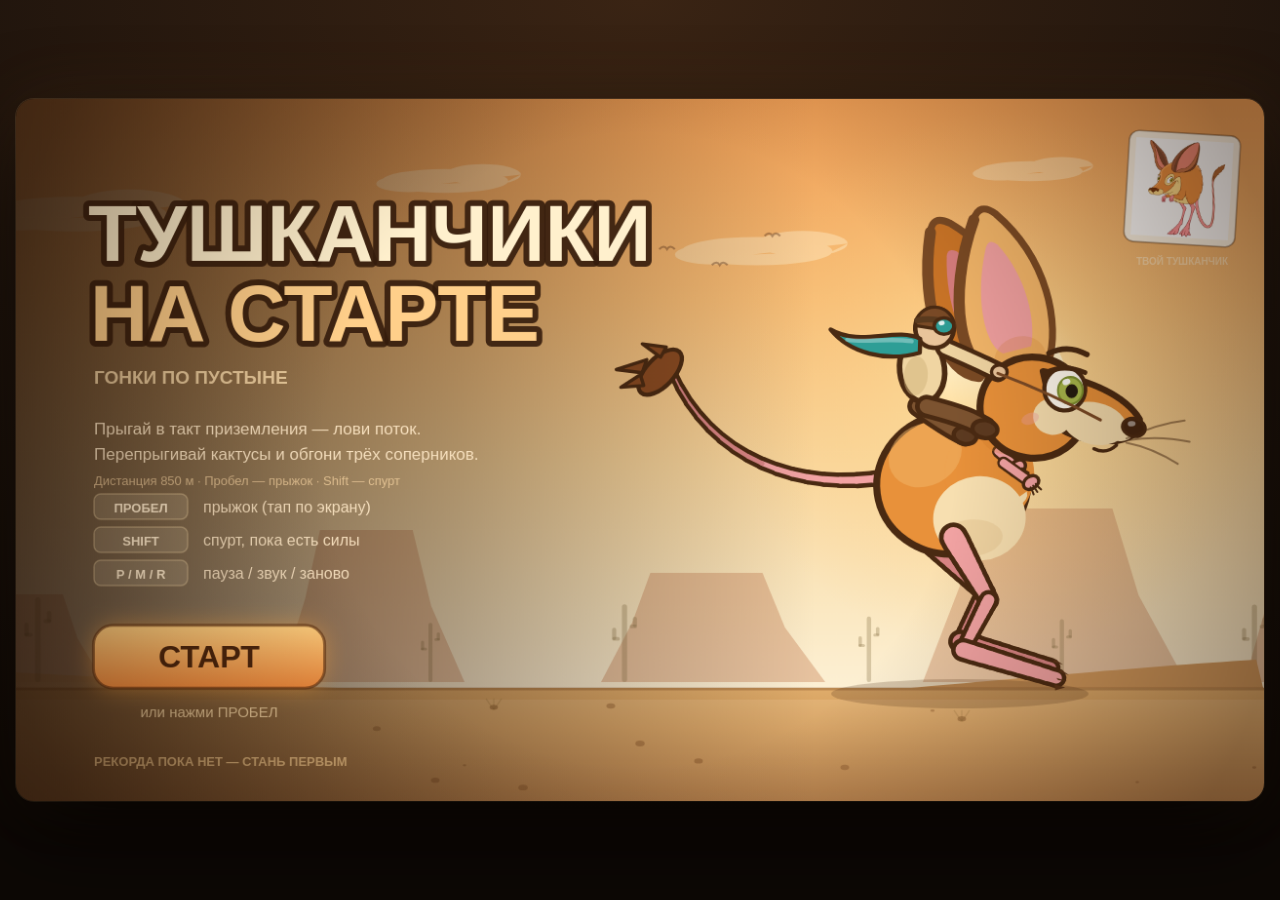
<file: public/assets/aistudio/jerboa-race-standalone_b513a106.html>
<!DOCTYPE html>
<html lang="ru">
<head>
<meta charset="utf-8" />
<meta name="viewport" content="width=device-width, initial-scale=1, maximum-scale=1, user-scalable=no" />
<meta name="theme-color" content="#2a1a10" />
<title>Тушканчики на старте — гонки по пустыне</title>
<style>
* { box-sizing: border-box; }

html, body {
  margin: 0;
  padding: 0;
  width: 100%;
  height: 100%;
  overflow: hidden;
  background: #140d09;
  font-family: "Trebuchet MS", "Segoe UI", Tahoma, sans-serif;
}

body {
  display: grid;
  place-items: center;
  background:
    radial-gradient(120% 90% at 50% 0%, #3a2414 0%, #1a110b 55%, #0d0805 100%);
  -webkit-user-select: none;
  user-select: none;
  -webkit-tap-highlight-color: transparent;
}

#stage {
  width: 100vw;
  height: 100vh;
  display: grid;
  place-items: center;
  padding: 10px;
}

canvas {
  display: block;
  border-radius: 18px;
  background: #1c120b;
  box-shadow:
    0 34px 90px rgba(0, 0, 0, 0.7),
    0 0 0 1px rgba(255, 198, 128, 0.14),
    0 0 70px rgba(255, 150, 60, 0.08);
  touch-action: none;
  cursor: pointer;
}

noscript {
  color: #f6dfb6;
  font-size: 18px;
  text-align: center;
}

</style>
</head>
<body>
  <main id="stage">
    <canvas id="game" width="1280" height="720" aria-label="Игра: гонки на тушканчиках по пустыне"></canvas>
  </main>
  <noscript>Включите JavaScript, чтобы играть.</noscript>
  <script>
/* ============================================================
   jerboa.js — рисование тушканчика-гонщика и наездника
   Векторный персонаж по мотивам референса: оранжевая шёрстка,
   кремовый живот, огромные округлые уши с розовой изнанкой и
   коричневым ободком, длинные розовые лапы и хвост с кисточкой.
   ============================================================ */
(function (global) {
  'use strict';

  var TAU = Math.PI * 2;

  var C = {
    line: '#4a2a12',
    fur: '#e8913a',
    furDark: '#cb7527',
    furLight: '#f4b76a',
    cream: '#f7dfb0',
    creamShade: '#e7c793',
    earIn: '#f0a0a0',
    earInShade: '#d97f7f',
    earEdge: '#7a4a24',
    skin: '#f2a3a3',
    skinDark: '#d98585',
    claw: '#5a3418',
    tuft: '#8a4b22',
    tuftDark: '#6d3a18',
    nose: '#43240f',
    eyeWhite: '#fffaf0',
    iris: '#a9ba4d',
    irisDark: '#7d9030',
    pupil: '#221a10',
    coat: '#f0d5a2',
    coatShade: '#d2b47c',
    pants: '#7c5330',
    boot: '#5c3a20',
    riderSkin: '#e9c49a',
    strap: '#5a3a1e'
  };

  function clamp(v, a, b) { return v < a ? a : v > b ? b : v; }
  function lerp(a, b, t) { return a + (b - a) * t; }

  function ell(ctx, x, y, rx, ry, rot) {
    ctx.beginPath();
    ctx.ellipse(x, y, Math.max(0.2, rx), Math.max(0.2, ry), rot || 0, 0, TAU);
  }

  function fillStroke(ctx, fill, stroke, lw) {
    if (fill) { ctx.fillStyle = fill; ctx.fill(); }
    if (stroke) { ctx.strokeStyle = stroke; ctx.lineWidth = lw || 4; ctx.stroke(); }
  }

  function limbPath(ctx, pts) {
    ctx.beginPath();
    ctx.moveTo(pts[0][0], pts[0][1]);
    for (var i = 1; i < pts.length - 1; i++) {
      var mx = (pts[i][0] + pts[i + 1][0]) / 2;
      var my = (pts[i][1] + pts[i + 1][1]) / 2;
      ctx.quadraticCurveTo(pts[i][0], pts[i][1], mx, my);
    }
    var last = pts[pts.length - 1];
    ctx.lineTo(last[0], last[1]);
  }

  function limb(ctx, pts, width, color) {
    ctx.lineCap = 'round';
    ctx.lineJoin = 'round';
    limbPath(ctx, pts);
    ctx.strokeStyle = color;
    ctx.lineWidth = width;
    ctx.stroke();
  }

  function limbOutlined(ctx, pts, width, color) {
    limb(ctx, pts, width + 6.5, C.line);
    limb(ctx, pts, width, color);
  }

  // лапа с утолщением у бедра
  function taperLimb(ctx, pts, w0, w1, color, outline) {
    var segs = 10;
    var prev = pts[0];
    var i, u, a, b, p;
    ctx.lineCap = 'round';
    if (outline) {
      prev = pts[0];
      for (i = 1; i <= segs; i++) {
        u = i / segs;
        p = pointOnPath(pts, u);
        a = lerp(w0, w1, (i - 1) / segs) + 6;
        limb(ctx, [prev, p], a, C.line);
        prev = p;
      }
    }
    prev = pts[0];
    for (i = 1; i <= segs; i++) {
      u = i / segs;
      p = pointOnPath(pts, u);
      b = lerp(w0, w1, i / segs);
      limb(ctx, [prev, p], b, color);
      prev = p;
    }
  }

  function pointOnPath(pts, u) {
    var total = 0, i, segs = [];
    for (i = 0; i < pts.length - 1; i++) {
      var d = Math.hypot(pts[i + 1][0] - pts[i][0], pts[i + 1][1] - pts[i][1]);
      segs.push(d); total += d;
    }
    var target = u * total;
    for (i = 0; i < segs.length; i++) {
      if (target <= segs[i] || i === segs.length - 1) {
        var k = segs[i] ? clamp(target / segs[i], 0, 1) : 0;
        return [lerp(pts[i][0], pts[i + 1][0], k), lerp(pts[i][1], pts[i + 1][1], k)];
      }
      target -= segs[i];
    }
    return pts[pts.length - 1];
  }

  function bezPoint(p0, p1, p2, p3, t) {
    var u = 1 - t;
    var a = u * u * u, b = 3 * u * u * t, c = 3 * u * t * t, d = t * t * t;
    return [
      a * p0[0] + b * p1[0] + c * p2[0] + d * p3[0],
      a * p0[1] + b * p1[1] + c * p2[1] + d * p3[1]
    ];
  }

  /* ---------------- хвост ---------------- */
  function drawTail(ctx, pose) {
    var t = pose.t, air = pose.air, speed = pose.speed;
    var wave = Math.sin(t * 7.5) * 5 + Math.sin(t * 13.3) * 2.4;
    var lift = air * 14;
    var p0 = [-48, -146];
    var p1 = [-112, -136 + wave * 0.7 - lift * 0.35];
    var p2 = [-176, -158 + wave - lift * 0.8];
    var p3 = [-206, -222 + wave * 1.3 - lift * 1.2 - clamp(speed * 0.4, 0, 8)];

    ctx.save();
    ctx.lineCap = 'round';
    var prev = p0;
    var segs = 16;
    for (var i = 1; i <= segs; i++) {
      var u = i / segs;
      var pt = bezPoint(p0, p1, p2, p3, u);
      var w = lerp(7.0, 1.8, u);
      limb(ctx, [prev, pt], w + 5.2, C.line);
      prev = pt;
    }
    prev = p0;
    for (var j = 1; j <= segs; j++) {
      var u2 = j / segs;
      var pt2 = bezPoint(p0, p1, p2, p3, u2);
      var w2 = lerp(5.8, 1.2, u2);
      limb(ctx, [prev, pt2], w2, u2 > 0.55 ? C.skinDark : C.skin);
      prev = pt2;
    }

    // кисточка
    var tip = p3;
    ctx.save();
    ctx.translate(tip[0], tip[1]);
    ctx.rotate(-0.8 + Math.sin(t * 4.2) * 0.06);
    ell(ctx, -6, -6, 20, 10, 0);
    fillStroke(ctx, C.tuft, C.line, 3);
    ctx.beginPath();
    ctx.moveTo(-21, -8); ctx.lineTo(-33, -19); ctx.lineTo(-17, -15); ctx.closePath();
    ctx.moveTo(-15, -15); ctx.lineTo(-26, -30); ctx.lineTo(-6, -19); ctx.closePath();
    ctx.moveTo(2, -13); ctx.lineTo(0, -29); ctx.lineTo(10, -15); ctx.closePath();
    fillStroke(ctx, C.tuft, C.line, 2.4);
    ctx.restore();
    ctx.restore();
  }

  /* ---------------- ухо ---------------- */
  function earPath(ctx, bx, by, len, wid, ang) {
    var dx = Math.cos(ang), dy = Math.sin(ang);
    var px = -dy, py = dx;
    var tipX = bx + dx * len, tipY = by + dy * len;
    ctx.beginPath();
    ctx.moveTo(bx - px * wid * 0.36, by - py * wid * 0.36);
    // задняя (внешняя) кромка
    ctx.bezierCurveTo(
      bx + dx * len * 0.10 - px * wid * 0.74, by + dy * len * 0.10 - py * wid * 0.74,
      bx + dx * len * 0.56 - px * wid * 0.70, by + dy * len * 0.56 - py * wid * 0.70,
      tipX - px * wid * 0.12, tipY - py * wid * 0.12
    );
    // округлый кончик
    ctx.quadraticCurveTo(tipX + dx * wid * 0.2, tipY + dy * wid * 0.2, tipX + px * wid * 0.16, tipY + py * wid * 0.16);
    // передняя кромка
    ctx.bezierCurveTo(
      bx + dx * len * 0.64 + px * wid * 0.64, by + dy * len * 0.64 + py * wid * 0.64,
      bx + dx * len * 0.22 + px * wid * 0.58, by + dy * len * 0.22 + py * wid * 0.58,
      bx + px * wid * 0.32, by + py * wid * 0.32
    );
    ctx.closePath();
  }

  function drawEarBack(ctx, bx, by, len, wid, ang) {
    var dx = Math.cos(ang), dy = Math.sin(ang);
    var px = -dy, py = dx;
    var tipX = bx + dx * len, tipY = by + dy * len;
    ctx.beginPath();
    ctx.moveTo(bx - px * wid * 0.36, by - py * wid * 0.36);
    ctx.bezierCurveTo(
      bx + dx * len * 0.10 - px * wid * 0.74, by + dy * len * 0.10 - py * wid * 0.74,
      bx + dx * len * 0.56 - px * wid * 0.70, by + dy * len * 0.56 - py * wid * 0.70,
      tipX - px * wid * 0.12, tipY - py * wid * 0.12
    );
    ctx.strokeStyle = C.earEdge;
    ctx.lineWidth = 8;
    ctx.lineCap = 'round';
    ctx.stroke();
  }

  function drawEar(ctx, bx, by, len, wid, ang, far) {
    earPath(ctx, bx, by, len, wid, ang);
    fillStroke(ctx, far ? C.furDark : C.furLight, C.earEdge, 5);
    drawEarBack(ctx, bx, by, len, wid, ang);

    var dx = Math.cos(ang), dy = Math.sin(ang);
    earPath(ctx, bx + dx * len * 0.13, by + dy * len * 0.13, len * 0.68, wid * 0.52, ang);
    fillStroke(ctx, far ? C.earInShade : C.earIn, null, 0);

    // тень у основания
    ctx.save();
    ctx.globalAlpha = 0.2;
    ell(ctx, bx + dx * 8, by + dy * 8, wid * 0.32, len * 0.14, ang + Math.PI / 2);
    ctx.fillStyle = C.furDark;
    ctx.fill();
    ctx.restore();
  }

  /* ---------------- лапы ---------------- */
  function drawFoot(ctx, ax, ay, tx, ty, color) {
    taperLimb(ctx, [[ax, ay], [tx, ty]], 11, 8, color, true);
    var ang = Math.atan2(ty - ay, tx - ax);
    var nx = Math.cos(ang + Math.PI / 2), ny = Math.sin(ang + Math.PI / 2);
    for (var i = -1; i <= 1; i++) {
      var px = tx + nx * i * 4.6;
      var py = ty + ny * i * 4.6;
      ctx.beginPath();
      ctx.moveTo(px, py);
      ctx.lineTo(px + Math.cos(ang) * 8, py + Math.sin(ang) * 8);
      ctx.lineTo(px + nx * i * 3 + Math.cos(ang + 0.55) * 2, py + ny * i * 3 + Math.sin(ang + 0.55) * 2);
      ctx.closePath();
      ctx.fillStyle = C.claw;
      ctx.fill();
    }
  }

  function drawLeg(ctx, hip, knee, ankle, toe, color) {
    taperLimb(ctx, [hip, knee], 15, 8.5, color, true);
    taperLimb(ctx, [knee, ankle], 8.5, 5.6, color, true);
    drawFoot(ctx, ankle[0], ankle[1], toe[0], toe[1], color);
  }

  function legPoints(phase, air, run, far) {
    var s = Math.sin(phase), lift = Math.max(0, Math.sin(phase));
    var hip = far ? [-18, -102] : [-2, -104];
    var kx = (far ? 18 : 28) + s * 19 * run;
    var ky = (far ? -64 : -60) - lift * 7 * run;
    var ax = (far ? 0 : 12) + s * 25 * run;
    var ay = (far ? -26 : -24) - lift * 20 * run;
    var tx = (far ? 64 : 80) + s * 30 * run;
    var ty = (far ? -8 : -6) - Math.max(0, s) * 26 * run;

    // поджатые в прыжке лапы
    var kx2 = far ? 24 : 34, ky2 = -100;
    var ax2 = far ? 42 : 54, ay2 = far ? -70 : -64;
    var tx2 = far ? 64 : 80, ty2 = far ? -50 : -44;

    return {
      hip: hip,
      knee: [lerp(kx, kx2, air), lerp(ky, ky2, air)],
      ankle: [lerp(ax, ax2, air), lerp(ay, ay2, air)],
      toe: [lerp(tx, tx2, air), lerp(ty, ty2, air)]
    };
  }

  function drawFrontPaws(ctx, air, t) {
    var w = Math.sin(t * 6) * 1.6;
    var defs = [
      { sh: [28, -166], hd: [42, -154 + w], rot: 0.75, sc: 1 },
      { sh: [32, -158], hd: [52, -145 - w * 0.6], rot: 0.95, sc: 0.92 }
    ];
    for (var i = 0; i < defs.length; i++) {
      var d = defs[i];
      var sh = [d.sh[0], d.sh[1] - air * 6];
      var hd = [d.hd[0], d.hd[1] - air * 8];
      ctx.save();
      limb(ctx, [sh, hd], 9, C.line);
      limb(ctx, [sh, hd], 5.5, C.skin);
      ctx.translate(hd[0], hd[1]);
      ctx.rotate(d.rot);
      ell(ctx, 0, 0, 4.8 * d.sc, 6.4 * d.sc, 0);
      fillStroke(ctx, C.skin, C.line, 2.4);
      ctx.strokeStyle = C.line;
      ctx.lineWidth = 1.4;
      for (var f = -1; f <= 1; f++) {
        ctx.beginPath();
        ctx.moveTo(2.6, f * 2.2);
        ctx.quadraticCurveTo(6.4, f * 2.6, 8, f * 3.2);
        ctx.stroke();
      }
      ctx.restore();
    }
  }

  /* ---------------- наездник ---------------- */
  function drawRider(ctx, o, pose) {
    var t = pose.t, air = pose.air, phase = pose.phase, speed = pose.speed;
    var scarf = o.scarf || '#2e9e96';
    var goggle = o.goggle || scarf;
    var bob = Math.sin(phase * 2) * 1.6;
    var lean = -0.14 - Math.min(0.2, speed * 0.006) - air * 0.12;

    ctx.save();
    ctx.translate(0, bob);

    // дальняя нога
    limbOutlined(ctx, [[-30, -196], [-12, -184], [4, -176]], 9, C.pants);
    ell(ctx, 4, -176, 8.2, 6, 0.15);
    fillStroke(ctx, C.boot, C.line, 3);

    // корпус
    ctx.save();
    ctx.translate(-28, -222);
    ctx.rotate(lean);
    ell(ctx, 0, 0, 16, 23, 0);
    fillStroke(ctx, C.coat, C.line, 4);
    ctx.save();
    ctx.globalAlpha = 0.5;
    ell(ctx, -5, 4, 8.5, 14, 0.2);
    ctx.fillStyle = C.coatShade;
    ctx.fill();
    ctx.restore();
    ctx.restore();

    // ближняя нога
    limbOutlined(ctx, [[-24, -196], [2, -190], [18, -182]], 10, C.pants);
    ell(ctx, 18, -181, 9, 6.4, 0.1);
    fillStroke(ctx, C.boot, C.line, 3);

    // руки и поводья
    limbOutlined(ctx, [[-12, -238], [8, -230], [26, -222]], 8, C.coat);
    ell(ctx, 27, -222, 5.6, 5, 0);
    fillStroke(ctx, C.riderSkin, C.line, 2.4);

    // голова
    ctx.save();
    ctx.translate(-20, -252);
    ctx.rotate(0.08);
    ell(ctx, 0, 0, 13.8, 14.2, 0);
    fillStroke(ctx, C.riderSkin, C.line, 3.2);
    // капюшон
    ctx.beginPath();
    ctx.arc(0, -1, 13.8, Math.PI * 0.98, Math.PI * 2.05);
    ctx.closePath();
    fillStroke(ctx, '#7a4a26', C.line, 2.2);
    // очки
    ctx.strokeStyle = C.strap;
    ctx.lineWidth = 4.2;
    ctx.beginPath();
    ctx.moveTo(-13, -4);
    ctx.quadraticCurveTo(0, -8, 13, -3.5);
    ctx.stroke();
    ell(ctx, 6.5, -2, 7, 5.8, -0.1);
    fillStroke(ctx, goggle, C.line, 2.4);
    ctx.globalAlpha = 0.85;
    ell(ctx, 4.6, -4, 2.2, 1.6, -0.3);
    ctx.fillStyle = '#ffffff';
    ctx.fill();
    ctx.globalAlpha = 1;
    ctx.restore();

    // шарф
    var flap = Math.sin(t * 9) * 5 + Math.sin(t * 14) * 2.5 + air * 6 + speed * 0.14;
    ctx.save();
    ctx.translate(-30, -240);
    ctx.beginPath();
    ctx.moveTo(0, -4);
    ctx.bezierCurveTo(-18, -10 - flap * 0.4, -42, -2 + flap, -64, -14 + flap);
    ctx.bezierCurveTo(-50, 4 + flap * 0.7, -24, 12 + flap * 0.3, 0, 6);
    ctx.closePath();
    fillStroke(ctx, scarf, C.line, 3);
    ctx.globalAlpha = 0.32;
    ctx.beginPath();
    ctx.moveTo(-6, -2);
    ctx.bezierCurveTo(-22, -4, -38, 0, -52, -5 + flap * 0.6);
    ctx.strokeStyle = '#ffffff';
    ctx.lineWidth = 3;
    ctx.stroke();
    ctx.globalAlpha = 1;
    ctx.restore();

    // повод
    ctx.strokeStyle = '#7a4a26';
    ctx.lineWidth = 2.1;
    ctx.beginPath();
    ctx.moveTo(26, -221);
    ctx.quadraticCurveTo(64, -208, 100, -190);
    ctx.stroke();
    ctx.restore();
  }

  /* ---------------- весь персонаж ---------------- */
  function draw(ctx, o) {
    var pose = o.pose || {};
    var t = pose.t || 0;
    var phase = pose.phase || 0;
    var air = clamp(pose.air || 0, 0, 1);
    var vy = pose.vy || 0;
    var speed = pose.speed || 0;
    var stumble = pose.stumble || 0;
    var squash = pose.squash == null ? 1 : pose.squash;
    var lean = (pose.lean || 0) + 0.03 + Math.min(0.14, speed * 0.0045) + air * 0.06 + stumble * 0.6;
    var run = 1 - air;
    var bob = -Math.abs(Math.sin(phase)) * 4 * run;

    ctx.save();
    ctx.translate(o.x, o.y + bob);
    ctx.scale(o.scale || 1, o.scale || 1);
    ctx.rotate(lean);
    ctx.scale(1 + (1 - squash) * 0.5, squash);

    ctx.lineJoin = 'round';
    ctx.lineCap = 'round';

    var earFlop = clamp(-vy * 0.00032, -0.15, 0.22) + Math.sin(t * 2.4) * 0.016;
    var earLen = 112, earWid = 58;
    var nearEarAng = -1.87 + earFlop;
    var farEarAng = -2.06 + earFlop * 1.15;

    // уши (дальнее)
    drawEar(ctx, 30, -228, earLen * 0.96, earWid * 0.94, farEarAng, true);

    // хвост
    drawTail(ctx, pose);

    // дальняя лапа
    var farLeg = legPoints(phase + Math.PI, air, run, true);
    drawLeg(ctx, farLeg.hip, farLeg.knee, farLeg.ankle, farLeg.toe, C.skinDark);

    // тело
    ell(ctx, -4, -142, 54, 50, -0.16);
    fillStroke(ctx, C.fur, C.line, 5);

    // грудь
    ell(ctx, 22, -150, 32, 36, -0.05);
    fillStroke(ctx, C.fur, null, 0);

    // блик на спине
    ctx.save();
    ctx.globalAlpha = 0.5;
    ell(ctx, -24, -162, 27, 22, -0.5);
    ctx.fillStyle = C.furLight;
    ctx.fill();
    ctx.restore();

    // живот
    ell(ctx, 16, -118, 33, 30, -0.12);
    fillStroke(ctx, C.cream, null, 0);
    ctx.save();
    ctx.globalAlpha = 0.5;
    ell(ctx, 11, -104, 22, 13, -0.1);
    ctx.fillStyle = C.creamShade;
    ctx.fill();
    ctx.restore();

    // грудной пушок
    ctx.beginPath();
    ctx.arc(34, -128, 10, -0.5, 2.4);
    ctx.arc(42, -136, 7.5, -0.3, 2.2);
    ctx.fillStyle = C.cream;
    ctx.fill();

    // ближняя лапа
    var nearLeg = legPoints(phase, air, run, false);
    drawLeg(ctx, nearLeg.hip, nearLeg.knee, nearLeg.ankle, nearLeg.toe, C.skin);

    // передние лапки
    drawFrontPaws(ctx, air, t);

    // тень шеи
    ctx.save();
    ctx.globalAlpha = 0.22;
    ell(ctx, 34, -190, 22, 26, 0.25);
    ctx.fillStyle = C.furDark;
    ctx.fill();
    ctx.restore();

    // ближнее ухо
    drawEar(ctx, 44, -225, earLen, earWid, nearEarAng, false);

    // голова
    ell(ctx, 52, -198, 38, 36, 0.1);
    fillStroke(ctx, C.fur, C.line, 5);

    // вытянутая мордочка
    ctx.beginPath();
    ctx.moveTo(58, -224);
    ctx.quadraticCurveTo(112, -216, 128, -192);
    ctx.quadraticCurveTo(130, -180, 112, -176);
    ctx.quadraticCurveTo(84, -174, 68, -186);
    ctx.closePath();
    fillStroke(ctx, C.fur, C.line, 4.5);

    // кремовая мордочка
    ell(ctx, 96, -188, 23, 15, 0.18);
    fillStroke(ctx, C.cream, null, 0);
    ell(ctx, 66, -192, 14, 13, 0.1);
    fillStroke(ctx, C.cream, null, 0);
    ell(ctx, 114, -184, 10, 8, 0.2);
    fillStroke(ctx, C.cream, null, 0);

    // нос
    ctx.save();
    ctx.translate(124, -186);
    ctx.rotate(0.22);
    ell(ctx, 0, 0, 8.2, 6.4, 0);
    fillStroke(ctx, C.nose, C.line, 2.2);
    ctx.globalAlpha = 0.5;
    ell(ctx, -2.2, -2.2, 2.8, 1.9, -0.3);
    ctx.fillStyle = '#ffffff';
    ctx.fill();
    ctx.restore();

    // рот
    ctx.strokeStyle = C.line;
    ctx.lineWidth = 2.4;
    ctx.beginPath();
    ctx.moveTo(112, -173);
    ctx.quadraticCurveTo(105, -166, 96, -170);
    ctx.stroke();

    // глаз
    ell(ctx, 74, -212, 14.6, 15.4, 0.05);
    fillStroke(ctx, C.eyeWhite, C.line, 3);
    ell(ctx, 78, -211, 8.8, 9.6, 0);
    ctx.fillStyle = C.iris;
    ctx.fill();
    ctx.strokeStyle = C.irisDark;
    ctx.lineWidth = 1.5;
    ctx.stroke();
    ell(ctx, 79, -210.5, 4.4, 5, 0);
    ctx.fillStyle = C.pupil;
    ctx.fill();
    ctx.globalAlpha = 0.95;
    ell(ctx, 75, -217, 2.9, 2.2, -0.4);
    ctx.fillStyle = '#ffffff';
    ctx.fill();
    ctx.globalAlpha = 1;

    // веко и бровь
    ctx.strokeStyle = C.line;
    ctx.lineWidth = 3.4;
    ctx.beginPath();
    ctx.moveTo(60, -223);
    ctx.quadraticCurveTo(73, -230, 88, -224);
    ctx.stroke();
    ctx.lineWidth = 4;
    ctx.beginPath();
    ctx.moveTo(62, -237);
    ctx.quadraticCurveTo(75, -244, 89, -237);
    ctx.stroke();

    // румянец
    ctx.save();
    ctx.globalAlpha = 0.4;
    ell(ctx, 50, -190, 6.5, 4, -0.4);
    ctx.fillStyle = C.earIn;
    ctx.fill();
    ctx.restore();

    // вибриссы
    ctx.save();
    ctx.globalAlpha = 0.5;
    ctx.strokeStyle = C.line;
    ctx.lineWidth = 1.4;
    var whisk = [[119, -178, 160, -192], [121, -177, 164, -177], [119, -175, 156, -161]];
    for (var w = 0; w < whisk.length; w++) {
      var a = whisk[w];
      ctx.beginPath();
      ctx.moveTo(a[0], a[1]);
      ctx.quadraticCurveTo((a[0] + a[2]) / 2, (a[1] + a[3]) / 2 - 4, a[2], a[3]);
      ctx.stroke();
    }
    ctx.restore();

    // наездник
    drawRider(ctx, o, pose);

    ctx.restore();
  }

  global.Jerboa = {
    draw: draw,
    colors: C
  };
})(window);

</script>
  <script>
/* ============================================================
   ТУШКАНЧИКИ НА СТАРТЕ — гонки по пустыне
   Управление: ПРОБЕЛ / клик — прыжок, SHIFT — спурт,
   P — пауза, M — звук, R — заново, ESC — меню.
   ============================================================ */
(function () {
  'use strict';

  /* ------------------------- константы ------------------------- */
  var W = 1280, H = 720;
  var GROUND = 604;
  var START_X = 430;
  var PPM = 15;
  var RACE_LEN = 850;
  var LANE_DY = [0, 24, 48, 72];
  var LANE_SCALE = [0.72, 0.704, 0.688, 0.672];
  var GRAV = 2600;
  var JUMP_V = 900;
  var BASE_SPEED = 24;
  var FLOW_STEP = 0.045;
  var SPRINT_MULT = 1.28;
  var PERFECT_WINDOW = 0.22;
  var FONT = '"Trebuchet MS", "Segoe UI", Tahoma, sans-serif';
  var TAU = Math.PI * 2;

  var canvas = document.getElementById('game');
  var ctx = canvas.getContext('2d');

  /* --------------------------- утилиты ------------------------- */
  function clamp(v, a, b) { return v < a ? a : v > b ? b : v; }
  function lerp(a, b, t) { return a + (b - a) * t; }
  function mulberry32(a) {
    return function () {
      a |= 0; a = a + 0x6D2B79F5 | 0;
      var t = Math.imul(a ^ a >>> 15, 1 | a);
      t = t + Math.imul(t ^ t >>> 7, 61 | t) ^ t;
      return ((t ^ t >>> 14) >>> 0) / 4294967296;
    };
  }
  function hash01(n) {
    var x = Math.sin(n * 127.1 + 311.7) * 43758.5453;
    return x - Math.floor(x);
  }
  function rr(x, y, w, h, r) {
    var rad = Math.min(r, w * 0.5, h * 0.5);
    ctx.beginPath();
    ctx.moveTo(x + rad, y);
    ctx.arcTo(x + w, y, x + w, y + h, rad);
    ctx.arcTo(x + w, y + h, x, y + h, rad);
    ctx.arcTo(x, y + h, x, y, rad);
    ctx.arcTo(x, y, x + w, y, rad);
    ctx.closePath();
  }
  function txt(s, x, y, size, color, align, weight, alpha) {
    ctx.save();
    ctx.font = (weight || '700') + ' ' + size + 'px ' + FONT;
    ctx.textAlign = align || 'left';
    ctx.textBaseline = 'alphabetic';
    if (alpha != null) ctx.globalAlpha = alpha;
    ctx.fillStyle = color || '#fff3d8';
    ctx.fillText(s, x, y);
    ctx.restore();
  }
  function txtOut(s, x, y, size, color, align, weight, lineW) {
    ctx.save();
    ctx.font = (weight || '700') + ' ' + size + 'px ' + FONT;
    ctx.textAlign = align || 'left';
    ctx.textBaseline = 'alphabetic';
    ctx.lineJoin = 'round';
    ctx.lineWidth = lineW || Math.max(4, size * 0.14);
    ctx.strokeStyle = 'rgba(52,28,12,0.9)';
    ctx.strokeText(s, x, y);
    ctx.fillStyle = color || '#fff3d8';
    ctx.fillText(s, x, y);
    ctx.restore();
  }

  /* --------------------------- звук ---------------------------- */
  var Sfx = {
    ac: null, master: null, muted: false,
    init: function () {
      try {
        if (this.ac) { if (this.ac.state === 'suspended') this.ac.resume(); return; }
        var AC = window.AudioContext || window.webkitAudioContext;
        if (!AC) return;
        this.ac = new AC();
        this.master = this.ac.createGain();
        this.master.gain.value = 0.42;
        this.master.connect(this.ac.destination);
      } catch (e) { this.ac = null; }
    },
    tone: function (freq, dur, type, gain, slideTo, delay) {
      if (!this.ac || this.muted) return;
      try {
        var ac = this.ac, t0 = ac.currentTime + (delay || 0);
        var osc = ac.createOscillator(), g = ac.createGain();
        osc.type = type || 'sine';
        osc.frequency.setValueAtTime(freq, t0);
        if (slideTo) osc.frequency.exponentialRampToValueAtTime(Math.max(30, slideTo), t0 + dur);
        g.gain.setValueAtTime(0.0001, t0);
        g.gain.exponentialRampToValueAtTime(Math.max(0.001, gain || 0.12), t0 + 0.012);
        g.gain.exponentialRampToValueAtTime(0.0001, t0 + dur);
        osc.connect(g); g.connect(this.master);
        osc.start(t0); osc.stop(t0 + dur + 0.03);
      } catch (e) { /* тихо */ }
    },
    noise: function (dur, freq, gain) {
      if (!this.ac || this.muted) return;
      try {
        var ac = this.ac;
        var len = Math.max(1, Math.floor(ac.sampleRate * dur));
        var buf = ac.createBuffer(1, len, ac.sampleRate);
        var d = buf.getChannelData(0);
        for (var i = 0; i < len; i++) d[i] = (Math.random() * 2 - 1) * (1 - i / len);
        var src = ac.createBufferSource(); src.buffer = buf;
        var f = ac.createBiquadFilter(); f.type = 'lowpass'; f.frequency.value = freq || 900;
        var g = ac.createGain(); g.gain.value = gain || 0.18;
        src.connect(f); f.connect(g); g.connect(this.master);
        src.start();
      } catch (e) { /* тихо */ }
    },
    hop: function () { this.tone(190, 0.1, 'sine', 0.1, 95); this.noise(0.07, 800, 0.06); },
    perfect: function (n) {
      var k = Math.min(6, n || 1);
      this.tone(620 + k * 45, 0.13, 'triangle', 0.1);
      this.tone(930 + k * 60, 0.16, 'sine', 0.075, null, 0.055);
    },
    stumble: function () { this.noise(0.3, 460, 0.26); this.tone(150, 0.24, 'sawtooth', 0.09, 62); },
    count: function (last) { this.tone(last ? 900 : 520, last ? 0.32 : 0.12, 'square', 0.07); },
    finish: function () {
      var s = this;
      [523, 659, 784, 1046].forEach(function (f, i) { s.tone(f, 0.34, 'triangle', 0.1, null, i * 0.105); });
    }
  };

  /* --------------------------- состояние ----------------------- */
  var G = {
    mode: 'title',
    t: 0,
    raceTime: 0,
    countdown: 3.6,
    lastCount: -1,
    goFlash: 0,
    camX: 0,
    shake: 0,
    hitFlash: 0,
    racers: [],
    player: null,
    obstacles: [],
    particles: [],
    popups: [],
    best: 0,
    newRecord: false,
    finishTimer: 0,
    results: null,
    paused: false,
    muted: false,
    auto: false,
    freeze: false,
    debug: false,
    isTouch: false,
    touchJump: false,
    touchSprint: false,
    sprintTouchUntil: 0,
    ui: {},
    refReady: false,
    titleTime: 0,
    seed: 20261104,
    hintT: 0
  };

  var keys = { sprint: false };

  var refImg = new Image();
  refImg.onload = function () { G.refReady = true; };
  refImg.src = '[data-uri]';

  /* --------------------------- трек ---------------------------- */
  function buildTrack(seed) {
    var rnd = mulberry32(seed);
    var list = [];
    var x = 130;
    while (x < RACE_LEN - 70) {
      var r = rnd();
      var type = r < 0.34 ? 'rock' : (r < 0.78 ? 'cactus' : 'bush');
      var h;
      if (type === 'rock') h = 48 + rnd() * 30;
      else if (type === 'cactus') h = 92 + rnd() * 34;
      else h = 58 + rnd() * 22;
      list.push({
        x: x, w: type === 'rock' ? 2.4 : 1.7, h: h, type: type,
        seed: rnd() * 100, hits: 0
      });
      x += 54 + rnd() * 54;
    }
    return list;
  }

  function nextObstacleAhead(x, maxDist) {
    for (var i = 0; i < G.obstacles.length; i++) {
      var o = G.obstacles[i];
      if (o.x + o.w * 0.5 > x - 2 && o.x - x < maxDist) return o;
    }
    return null;
  }

  /* --------------------------- гонщики ------------------------- */
  function Racer(name, isPlayer, base, skill, scarf, goggle, startX, seed) {
    this.name = name;
    this.isPlayer = !!isPlayer;
    this.base = base;
    this.aiSkill = skill;
    this.scarf = scarf;
    this.goggle = goggle;
    this.startX = startX;
    this.rng = mulberry32(seed * 7919 + 13);
    this.phase = this.rng() * TAU;
    this.seedT = this.rng() * 20;
    this.x = startX;
    this.speed = 0;
    this.h = 0;
    this.vh = 0;
    this.airborne = false;
    this.stumble = 0;
    this.flow = 0;
    this.stamina = 100;
    this.squash = 1;
    this.lastLand = -9;
    this.earlyJump = 0;
    this.dustT = 0;
    this.finished = false;
    this.finishTime = 0;
    this.place = 1;
    this.aiDecidedFor = null;
    this.aiWillJump = false;
    this.aiJumpGap = 6;
    this.sprintFx = 0;
    this.autoJump = false;
    this.combo = 0;
    this.lane = 0;
  }

  function makeRacers() {
    G.racers = [];
    G.player = new Racer('Ты', true, BASE_SPEED, 1, '#2e9e96', '#2e9e96', 0, 1);
    G.player.lane = 0;
    G.racers.push(G.player);
    var defs = [
      ['Вихрь', 25.7, 0.90, '#d9544b', '#d9544b', -10, 2, 1],
      ['Прыгун', 25.2, 0.82, '#4f7fd4', '#4f7fd4', -20, 3, 2],
      ['Песчинка', 24.7, 0.74, '#8e6bd0', '#8e6bd0', -30, 4, 3]
    ];
    for (var i = 0; i < defs.length; i++) {
      var d = defs[i];
      var r = new Racer(d[0], false, d[1], d[2], d[3], d[4], d[5], d[6]);
      r.lane = d[7];
      G.racers.push(r);
    }
  }

  /* --------------------------- старт --------------------------- */
  function startRace() {
    Sfx.init();
    G.mode = 'countdown';
    G.countdown = 3.6;
    G.lastCount = -1;
    G.goFlash = 0;
    G.raceTime = 0;
    G.camX = 0;
    G.shake = 0;
    G.hitFlash = 0;
    G.particles = [];
    G.popups = [];
    G.results = null;
    G.newRecord = false;
    G.finishTimer = 0;
    G.paused = false;
    G.hintT = 0;
    G.obstacles = buildTrack(G.seed);
    makeRacers();
    G.racers.forEach(function (r) { r.x = r.startX; });
    G.camX = 0;
  }

  function toMenu() {
    G.mode = 'title';
    G.paused = false;
    G.results = null;
    G.particles = [];
    G.popups = [];
    G.camX = 0;
    G.shake = 0;
  }

  /* --------------------------- ввод ---------------------------- */
  function canvasPos(e) {
    var r = canvas.getBoundingClientRect();
    return {
      x: (e.clientX - r.left) * (W / r.width),
      y: (e.clientY - r.top) * (H / r.height)
    };
  }

  function inRect(p, r) {
    return r && p.x >= r[0] && p.x <= r[0] + r[2] && p.y >= r[1] && p.y <= r[1] + r[3];
  }

  function doJumpInput() {
    if (G.mode === 'race') { G.touchJump = true; }
  }

  function onPointerDown(e) {
    e.preventDefault();
    Sfx.init();
    var p = canvasPos(e);
    if (G.mode === 'title') { startRace(); return; }
    if (G.mode === 'results') {
      if (inRect(p, G.ui.restart)) { startRace(); return; }
      if (inRect(p, G.ui.menu)) { toMenu(); return; }
      if (inRect(p, G.ui.panel)) return;
      return;
    }
    if (G.mode === 'paused') { G.paused = false; G.mode = G.resumeMode || 'race'; return; }
    if (G.mode === 'countdown') return;
    if (G.mode === 'race') {
      if (G.isTouch && p.x > W - 200 && p.y > H - 190) {
        G.touchSprint = true;
        if (G.player) G.player.sprintFx = Math.max(G.player.sprintFx, 0.2);
      } else {
        doJumpInput();
      }
    }
  }

  function onPointerUp() { G.touchSprint = false; }

  function onKeyDown(e) {
    var k = e.code;
    if (k === 'Space' || k === 'ArrowUp' || k === 'KeyW') e.preventDefault();
    if (e.repeat) return;
    Sfx.init();

    if (k === 'KeyM') {
      G.muted = !G.muted; Sfx.muted = G.muted; return;
    }
    if (G.mode === 'title') {
      if (k === 'Space' || k === 'Enter' || k === 'ArrowUp') { e.preventDefault(); startRace(); }
      return;
    }
    if (G.mode === 'results') {
      if (k === 'Space' || k === 'Enter' || k === 'KeyR') { e.preventDefault(); startRace(); return; }
      if (k === 'Escape') { toMenu(); return; }
      return;
    }
    if (k === 'KeyP' || k === 'Escape') {
      if (G.mode === 'paused') { G.paused = false; G.mode = G.resumeMode || 'race'; }
      else if (G.mode === 'race' || G.mode === 'countdown' || G.mode === 'finish') {
        G.resumeMode = G.mode; G.mode = 'paused'; G.paused = true;
      }
      return;
    }
    if (G.mode === 'paused') return;
    if (k === 'KeyR') { startRace(); return; }

    if (k === 'ShiftLeft' || k === 'ShiftRight') { keys.sprint = true; return; }
    if (k === 'Space' || k === 'ArrowUp' || k === 'KeyW') {
      doJumpInput();
    }
  }

  function onKeyUp(e) {
    if (e.code === 'ShiftLeft' || e.code === 'ShiftRight') keys.sprint = false;
  }

  function bindInput() {
    window.addEventListener('keydown', onKeyDown);
    window.addEventListener('keyup', onKeyUp);
    canvas.addEventListener('pointerdown', onPointerDown);
    window.addEventListener('pointerup', onPointerUp);
    window.addEventListener('pointercancel', onPointerUp);
    window.addEventListener('blur', function () {
      keys.sprint = false; G.touchSprint = false;
      if (G.mode === 'race' || G.mode === 'countdown') { G.resumeMode = G.mode; G.mode = 'paused'; G.paused = true; }
    });
    document.addEventListener('visibilitychange', function () {
      if (document.hidden && (G.mode === 'race' || G.mode === 'countdown')) {
        G.resumeMode = G.mode; G.mode = 'paused'; G.paused = true;
      }
    });
  }

  /* --------------------------- эффекты ------------------------- */
  function spawnDust(worldX, n, big) {
    for (var i = 0; i < n; i++) {
      G.particles.push({
        kind: 'dust',
        x: worldX + (Math.random() - 0.5) * 1.6,
        y: GROUND - 2 - Math.random() * 8,
        vx: -(20 + Math.random() * 90),
        vy: -(10 + Math.random() * (big ? 130 : 60)),
        life: 0.45 + Math.random() * 0.45,
        max: 1,
        size: 3 + Math.random() * (big ? 9 : 6),
        grav: 260,
        color: '#f2d6a6'
      });
    }
    if (G.particles.length > 240) G.particles.splice(0, G.particles.length - 240);
  }

  function burstSpark(worldX, py, color) {
    for (var i = 0; i < 16; i++) {
      var a = Math.random() * TAU, sp = 60 + Math.random() * 220;
      G.particles.push({
        kind: 'spark',
        x: worldX, y: py,
        vx: Math.cos(a) * sp,
        vy: Math.sin(a) * sp - 60,
        life: 0.4 + Math.random() * 0.4,
        max: 1,
        size: 2 + Math.random() * 3,
        grav: 620,
        color: color || '#ffe27a'
      });
    }
    if (G.particles.length > 260) G.particles.splice(0, G.particles.length - 260);
  }

  function pushPopup(text, color, worldX, py) {
    var sx = worldX != null
      ? START_X + (worldX - G.camX) * PPM
      : START_X + (G.player ? G.player.x - G.camX : 0) * PPM;
    // одинаковые подписи заменяют друг друга, чтобы не наслаивались
    for (var i = G.popups.length - 1; i >= 0; i--) {
      if (G.popups[i].text === text) G.popups.splice(i, 1);
    }
    G.popups.push({
      text: text, color: color || '#fff3d8',
      x: sx,
      y: py != null ? py : GROUND - 368,
      life: 0.95, max: 0.95
    });
    if (G.popups.length > 6) G.popups.shift();
  }

  function updateEffects(dt) {
    var i, p;
    for (i = G.particles.length - 1; i >= 0; i--) {
      p = G.particles[i];
      p.life -= dt;
      if (p.life <= 0) { G.particles.splice(i, 1); continue; }
      p.x += p.vx * dt / PPM;
      p.y += p.vy * dt;
      p.vy += p.grav * dt;
      p.vx *= (1 - dt * 1.5);
    }
    for (i = G.popups.length - 1; i >= 0; i--) {
      var q = G.popups[i];
      q.life -= dt;
      q.y -= 26 * dt;
      if (q.life <= 0) G.popups.splice(i, 1);
    }
    G.shake *= Math.exp(-7 * dt);
    if (G.shake < 0.15) G.shake = 0;
    G.hitFlash = Math.max(0, G.hitFlash - dt * 2.2);
  }

  /* ------------------------ физика гонщика --------------------- */
  function doJump(r, perfect) {
    r.airborne = true;
    r.vh = JUMP_V * (perfect ? 1.05 : 1);
    r.h = 0.5;
    r.squash = 1.14;
    r.earlyJump = 0;
    if (perfect) {
      r.flow = Math.min(5, r.flow + 1);
      r.combo = (r.combo || 0) + 1;
      burstSpark(r.x, GROUND - r.h - 8, '#ffe27a');
      if (r.isPlayer) {
        Sfx.perfect(r.combo);
        pushPopup(r.flow >= 1.5 ? 'ИДЕАЛЬНО! ×' + Math.round(r.flow) : 'ИДЕАЛЬНО!', '#ffe89a');
        G.shake = Math.max(G.shake, 2.5);
      } else {
        Sfx.perfect(1);
      }
    } else if (r.isPlayer) {
      Sfx.hop();
    }
    spawnDust(r.x, r.isPlayer ? 9 : 6);
  }

  function land(r) {
    r.lastLand = G.raceTime;
    r.airborne = false;
    r.vh = 0;
    r.h = 0;
    r.squash = 0.8;
    spawnDust(r.x, r.isPlayer ? 14 : 9, true);
    if (r.isPlayer) G.shake = Math.max(G.shake, 2.2);

    if (r.earlyJump > 0) {
      r.earlyJump = 0;
      doJump(r, true);
      return;
    }
    r.flow = Math.max(0, r.flow - 0.42);
    r.combo = 0;
  }

  function hitObstacle(r, o) {
    r.stumble = 0.95;
    r.speed *= 0.28;
    r.h = 0;
    r.vh = 0;
    r.airborne = false;
    r.flow = 0;
    r.combo = 0;
    r.squash = 0.72;
    o.hits++;
    spawnDust(r.x, 20, true);
    if (r.isPlayer) {
      G.shake = 14;
      G.hitFlash = 0.5;
      Sfx.stumble();
      pushPopup('ОЙ!', '#ff9a7a');
    }
  }

  function checkObstacles(r) {
    if (r.stumble > 0 || r.finished) return;
    for (var i = 0; i < G.obstacles.length; i++) {
      var o = G.obstacles[i];
      if (Math.abs(o.x - (r.x + 1.1)) < o.w * 0.5 + 0.5) {
        if (r.h < o.h - 10) hitObstacle(r, o);
        break;
      }
    }
  }

  function advanceRacer(r, dt, jumpPressed, sprinting, speedMul) {
    if (r.stumble > 0) r.stumble = Math.max(0, r.stumble - dt);

    if (jumpPressed && r.stumble <= 0 && !r.airborne) {
      var sinceLand = G.raceTime - r.lastLand;
      doJump(r, sinceLand >= 0 && sinceLand <= PERFECT_WINDOW);
    } else if (jumpPressed && r.airborne) {
      r.earlyJump = 0.16;
    }

    if (r.earlyJump > 0) {
      r.earlyJump -= dt;
      if (r.earlyJump < 0) r.earlyJump = 0;
    }

    var wantSprint = sprinting && r.stamina > 0.5 && r.stumble <= 0;
    if (wantSprint) {
      r.stamina = Math.max(0, r.stamina - 34 * dt);
      r.sprintCd = 0.5;
      r.sprintFx = 0.14;
    } else {
      r.sprintCd = Math.max(0, (r.sprintCd || 0) - dt);
      if (r.sprintCd <= 0) r.stamina = Math.min(100, r.stamina + 25 * dt);
      r.sprintFx = Math.max(0, (r.sprintFx || 0) - dt);
    }

    var mult = 1 + r.flow * FLOW_STEP;
    if (wantSprint) mult *= SPRINT_MULT;
    var target = r.base * mult * (speedMul || 1);
    if (r.stumble > 0) target *= 0.3;
    r.speed += (target - r.speed) * Math.min(1, dt * (r.stumble > 0 ? 2.2 : 4.4));
    r.x += r.speed * dt;

    if (r.airborne) {
      r.vh -= GRAV * dt;
      r.h += r.vh * dt;
      r.phase += dt * 2.2;
      if (r.h <= 0) { r.h = 0; land(r); }
    } else {
      r.phase += dt * (6.2 + r.speed * 0.3);
      r.flow = Math.max(0, r.flow - 0.55 * dt);
      r.dustT -= dt;
      if (r.dustT <= 0 && r.speed > 6) {
        r.dustT = 0.16;
        spawnDust(r.x - 1.4, 2);
      }
    }

    r.squash += (1 - r.squash) * Math.min(1, dt * 8);
    checkObstacles(r);
  }

  function autoPlayer(dt) {
    var p = G.player;
    if (!p) return { jump: false, sprint: false };
    var jump = false, sprint = false;
    var o = nextObstacleAhead(p.x, 110);
    var gap = o ? o.x - p.x : 999;
    if (!p.airborne) {
      if (gap <= Math.max(5.5, p.speed * 0.37)) {
        jump = true;
      } else if (gap > 48) {
        var dtl = G.raceTime - p.lastLand;
        if (dtl > 0.02 && dtl < 0.12) jump = true;
      }
    }
    sprint = p.stamina > 40 && gap > 42;
    return { jump: jump, sprint: sprint };
  }

  function updateAI(r, dt) {
    var jump = false;
    var o = nextObstacleAhead(r.x, 90);
    if (!r.airborne) {
      if (o) {
        if (r.aiDecidedFor !== o) {
          r.aiDecidedFor = o;
          r.aiWillJump = r.rng() < (0.55 + r.aiSkill * 0.5);
          r.aiJumpGap = Math.max(4, r.speed * (0.24 + (1 - r.aiSkill) * 0.2)) + (r.rng() - 0.5) * 2.5;
        }
        if (r.aiDecidedFor === o && r.aiWillJump && (o.x - r.x) <= r.aiJumpGap) jump = true;
      }
      if (!jump && (!o || o.x - r.x > 46)) {
        var dtl = G.raceTime - r.lastLand;
        if (dtl > 0.02 && dtl < 0.13) {
          if (r.rng() < 0.3 + r.aiSkill * 0.6) jump = true;
        }
      }
    }
    if (o && (o.x - r.x) < -8 && r.aiDecidedFor === o) r.aiDecidedFor = null;

    var diff = G.player.x - r.x;
    var mul = 1 + clamp(diff * 0.0026, -0.085, 0.09);
    advanceRacer(r, dt, jump, false, mul);
  }

  /* --------------------------- обновление --------------------- */
  function sortRacersByX() {
    G.racers.sort(function (a, b) { return a.x - b.x; });
  }

  function computePlaces() {
    var sorted = G.racers.slice().sort(function (a, b) {
      if (a.finished && b.finished) return a.finishTime - b.finishTime;
      if (a.finished) return -1;
      if (b.finished) return 1;
      return b.x - a.x;
    });
    for (var i = 0; i < sorted.length; i++) sorted[i].place = i + 1;
  }

  function update(dt) {
    G.t += dt;
    updateEffects(dt);

    if (G.mode === 'title') {
      G.titleTime += dt;
      var hero = G.player;
      if (hero) hero.phase += dt * 2.6;
      return;
    }

    if (G.mode === 'paused') return;

    if (G.mode === 'countdown') {
      G.countdown -= dt;
      var n = Math.ceil(G.countdown - 0.6);
      if (n > 0 && n !== G.lastCount) { G.lastCount = n; Sfx.count(false); }
      if (G.countdown <= 0.6) {
        G.mode = 'race';
        G.countdown = 0;
        G.goFlash = 0.8;
        Sfx.count(true);
        pushPopup('ПОШЛИ!', '#9df0d2');
      }
      for (var i = 0; i < G.racers.length; i++) {
        var rr2 = G.racers[i];
        rr2.phase += dt * 3.4;
        rr2.squash += (1 - rr2.squash) * Math.min(1, dt * 8);
        spawnDustIdle(rr2, dt);
      }
      computePlaces();
      G.camX = G.player.x - 5;
      return;
    }

    if (G.mode === 'race') {
      G.raceTime += dt;
      G.goFlash = Math.max(0, G.goFlash - dt);
      var p = G.player;

      var jump = G.touchJump;
      G.touchJump = false;
      var sprint = (keys.sprint || G.touchSprint) && !G.auto;
      if (G.auto) {
        var ac = autoPlayer(dt);
        jump = ac.jump;
        sprint = ac.sprint;
      }
      advanceRacer(p, dt, jump, sprint, 1);

      for (var j = 1; j < G.racers.length; j++) {
        var ai = G.racers[j];
        if (ai.finished) {
          ai.speed *= Math.max(0, 1 - dt * 1.1);
          ai.x += ai.speed * dt;
          ai.phase += dt * 4;
          continue;
        }
        updateAI(ai, dt);
      }

      // финиш
      for (var f = 0; f < G.racers.length; f++) {
        var r = G.racers[f];
        if (!r.finished && r.x >= RACE_LEN) {
          r.finished = true;
          r.finishTime = G.raceTime;
          if (r.isPlayer) {
            G.mode = 'finish';
            G.finishTimer = 1.5;
            G.player.speed *= 0.6;
            Sfx.finish();
            G.shake = 6;
            G.newRecord = !G.best || r.finishTime < G.best;
            if (G.newRecord) { G.best = r.finishTime; saveBest(G.best); }
            pushPopup('ФИНИШ!', '#ffe89a');
          }
        }
      }

      G.camX += (G.player.x - G.camX) * Math.min(1, dt * 9);
      computePlaces();
      G.hintT += dt;
      return;
    }

    if (G.mode === 'finish') {
      G.finishTimer -= dt;
      G.player.phase += dt * 4;
      G.player.squash += (1 - G.player.squash) * Math.min(1, dt * 8);
      G.player.x += G.player.speed * dt * 0.35;
      G.player.speed *= Math.max(0, 1 - dt * 1.6);
      G.camX += (G.player.x - G.camX) * Math.min(1, dt * 4);
      if (G.finishTimer <= 0) {
        G.results = buildResults();
        G.mode = 'results';
        G.paused = false;
      }
      return;
    }
  }

  function spawnDustIdle(r, dt) {
    r.dustT -= dt;
    if (r.dustT <= 0) {
      r.dustT = 0.5 + Math.random() * 0.4;
      if (Math.random() < 0.6) spawnDust(r.x, 1);
    }
  }

  function buildResults() {
    computePlaces();
    var order = G.racers.slice().sort(function (a, b) { return a.place - b.place; });
    var rows = order.map(function (r) {
      var time = r.finished ? r.finishTime : G.raceTime + (RACE_LEN - r.x) / Math.max(10, r.speed);
      return {
        name: r.isPlayer ? 'ТЫ' : r.name,
        place: r.place,
        time: time,
        isPlayer: r.isPlayer,
        scarf: r.scarf
      };
    });
    return {
      rows: rows,
      playerPlace: G.player.place,
      playerTime: G.player.finishTime || G.raceTime,
      newRecord: G.newRecord
    };
  }

  /* --------------------------- фон ----------------------------- */
  function drawSky(camPx) {
    var g = ctx.createLinearGradient(0, 0, 0, GROUND);
    g.addColorStop(0, '#ef9f56');
    g.addColorStop(0.34, '#f7bd76');
    g.addColorStop(0.62, '#f9d79e');
    g.addColorStop(0.86, '#fbe8c1');
    g.addColorStop(1, '#fdf0d4');
    ctx.fillStyle = g;
    ctx.fillRect(0, 0, W, GROUND + 2);

    var sunX = 1010, sunY = 292;
    var glow = ctx.createRadialGradient(sunX, sunY, 8, sunX, sunY, 280);
    glow.addColorStop(0, 'rgba(255,247,210,0.9)');
    glow.addColorStop(0.3, 'rgba(255,222,150,0.42)');
    glow.addColorStop(1, 'rgba(255,200,120,0)');
    ctx.fillStyle = glow;
    ctx.fillRect(0, 0, W, GROUND);

    var sunGrad = ctx.createLinearGradient(0, sunY - 70, 0, sunY + 70);
    sunGrad.addColorStop(0, '#fffbe6');
    sunGrad.addColorStop(1, '#ffd484');
    ctx.beginPath();
    ctx.arc(sunX, sunY, 68, 0, TAU);
    ctx.fillStyle = sunGrad;
    ctx.fill();

    // облака
    var clouds = [[180, 118, 1.05], [560, 84, 0.72], [880, 156, 0.86], [1160, 74, 0.6]];
    for (var i = 0; i < clouds.length; i++) {
      var c = clouds[i];
      var cx = ((c[0] - camPx * 0.025) % (W + 420) + W + 420) % (W + 420) - 120;
      ctx.save();
      ctx.globalAlpha = 0.38;
      ctx.fillStyle = '#fff3d6';
      ctx.beginPath();
      ctx.ellipse(cx, c[1], 90 * c[2], 17 * c[2], 0, 0, TAU);
      ctx.ellipse(cx + 54 * c[2], c[1] - 9 * c[2], 54 * c[2], 15 * c[2], 0, 0, TAU);
      ctx.ellipse(cx - 52 * c[2], c[1] + 4 * c[2], 46 * c[2], 12 * c[2], 0, 0, TAU);
      ctx.fill();
      ctx.restore();
    }

    // птицы
    ctx.save();
    ctx.strokeStyle = 'rgba(92,56,30,0.42)';
    ctx.lineWidth = 2.2;
    var birds = [[0.9, 150], [0.96, 168], [1.02, 142]];
    for (var b = 0; b < birds.length; b++) {
      var bx = ((birds[b][0] * 900 + G.t * 8 - camPx * 0.02) % (W + 300)) - 150;
      var by = birds[b][1] + Math.sin(G.t * 1.6 + b) * 4;
      ctx.beginPath();
      ctx.moveTo(bx - 8, by);
      ctx.quadraticCurveTo(bx - 3, by - 5, bx, by);
      ctx.quadraticCurveTo(bx + 3, by - 5, bx + 8, by);
      ctx.stroke();
    }
    ctx.restore();
  }

  function drawMesas(camPx) {
    var shift = camPx * 0.055;
    ctx.save();
    for (var i = -1; i < 7; i++) {
      var bx = i * 330 - (shift % 330) - 60;
      var h = 90 + ((i * 53) % 5) * 22;
      var w = 150 + ((i * 37) % 4) * 40;
      ctx.fillStyle = i % 2 === 0 ? 'rgba(206,143,101,0.46)' : 'rgba(199,132,90,0.4)';
      ctx.beginPath();
      ctx.moveTo(bx, GROUND - 6);
      ctx.lineTo(bx + w * 0.14, GROUND - 6 - h * 0.55);
      ctx.lineTo(bx + w * 0.22, GROUND - 6 - h);
      ctx.lineTo(bx + w * 0.72, GROUND - 6 - h);
      ctx.lineTo(bx + w * 0.82, GROUND - 6 - h * 0.5);
      ctx.lineTo(bx + w, GROUND - 6);
      ctx.closePath();
      ctx.fill();
    }
    ctx.restore();
  }

  function drawDuneLayer(camPx, par, color, amp, baseY, freq, alpha) {
    ctx.save();
    if (alpha != null) ctx.globalAlpha = alpha;
    ctx.fillStyle = color;
    ctx.beginPath();
    ctx.moveTo(0, GROUND + 4);
    for (var x = 0; x <= W; x += 12) {
      var wx = x + camPx * par;
      var y = baseY + Math.sin(wx * freq) * amp + Math.sin(wx * freq * 0.47 + 2.1) * amp * 0.7;
      ctx.lineTo(x, y);
    }
    ctx.lineTo(W, GROUND + 4);
    ctx.closePath();
    ctx.fill();
    ctx.restore();
  }

  function drawFarCacti(camPx) {
    var spacing = 210;
    var shift = camPx * 0.36;
    var off = ((shift % spacing) + spacing) % spacing;
    var idx0 = Math.floor(shift / spacing);
    ctx.save();
    ctx.globalAlpha = 0.32;
    ctx.fillStyle = '#8a7448';
    for (var i = -1; i < W / spacing + 2; i++) {
      var idx = i + idx0;
      var hv = hash01(idx * 3.71);
      if (hv < 0.4) continue;
      var bx = i * spacing - off + (hv - 0.5) * 70;
      var s = 0.4 + hash01(idx * 1.7) * 0.22;
      var h = 150 * s;
      var base = GROUND - 6;
      rr(bx - 5 * s, base - h, 10 * s, h, 5 * s); ctx.fill();
      rr(bx - 24 * s, base - h * 0.7, 8 * s, 24 * s, 4 * s); ctx.fill();
      rr(bx - 24 * s, base - h * 0.7 + 18 * s, 15 * s, 7 * s, 3.5 * s); ctx.fill();
      rr(bx + 16 * s, base - h * 0.84, 8 * s, 20 * s, 4 * s); ctx.fill();
      rr(bx + 10 * s, base - h * 0.84 + 15 * s, 14 * s, 7 * s, 3.5 * s); ctx.fill();
    }
    ctx.restore();
  }

  function drawGround(camPx) {
    var g = ctx.createLinearGradient(0, GROUND, 0, H);
    g.addColorStop(0, '#e0ad6c');
    g.addColorStop(0.35, '#d19a58');
    g.addColorStop(1, '#a96f38');
    ctx.fillStyle = g;
    ctx.fillRect(0, GROUND, W, H - GROUND);

    // светлая дорожка
    ctx.save();
    ctx.globalAlpha = 0.16;
    ctx.fillStyle = '#ffe7bd';
    ctx.fillRect(0, GROUND + 12, W, 120);
    ctx.restore();

    // линия горизонта/края трассы
    ctx.strokeStyle = 'rgba(122,72,32,0.35)';
    ctx.lineWidth = 3;
    ctx.beginPath();
    ctx.moveTo(0, GROUND + 1);
    ctx.lineTo(W, GROUND + 1);
    ctx.stroke();

    // мелкие камни и травинки
    var fromM = Math.floor(G.camX / 2) * 2 - 6;
    for (var m = fromM; m < G.camX + W / PPM + 8; m += 2) {
      var sx = START_X + (m - G.camX) * PPM;
      if (sx < -40 || sx > W + 40) continue;
      var h1 = hash01(m * 12.9);
      if (h1 < 0.55) continue;
      var py = GROUND + 16 + hash01(m * 3.3) * 96;
      var s = 1.6 + hash01(m * 7.1) * 3.4;
      ctx.save();
      ctx.globalAlpha = 0.22 + h1 * 0.2;
      ctx.fillStyle = '#7b4a22';
      ctx.beginPath();
      ctx.ellipse(sx, py, s, s * 0.62, 0, 0, TAU);
      ctx.fill();
      ctx.restore();

      if (h1 > 0.945) {
        ctx.save();
        ctx.globalAlpha = 0.22;
        ctx.strokeStyle = '#8a6a34';
        ctx.lineWidth = 1.3;
        for (var t = -1; t <= 1; t++) {
          ctx.beginPath();
          ctx.moveTo(sx, py + 2);
          ctx.quadraticCurveTo(sx + t * 5, py - 4, sx + t * 8, py - 9);
          ctx.stroke();
        }
        ctx.restore();
      }
    }
  }

  function drawArches(camPx) {
    drawArch(20, 'СТАРТ', '#e0534b', camPx);
    drawArch(RACE_LEN, 'ФИНИШ', '#3f8f74', camPx);
  }

  function drawArch(worldX, label, color, camPx) {
    var sx = START_X + (worldX - G.camX) * PPM;
    if (sx < -240 || sx > W + 240) return;
    var postH = 234, postW = 16, span = 270;
    ctx.save();
    // столбы
    for (var s = -1; s <= 1; s += 2) {
      var px = sx + s * span * 0.5;
      var g = ctx.createLinearGradient(px - 8, 0, px + 8, 0);
      g.addColorStop(0, '#8c5a2e');
      g.addColorStop(0.5, '#c08a4f');
      g.addColorStop(1, '#6f4421');
      ctx.fillStyle = g;
      rr(px - postW / 2, GROUND - postH, postW, postH, 5);
      ctx.fill();
      ctx.strokeStyle = 'rgba(60,32,12,0.55)';
      ctx.lineWidth = 2;
      ctx.stroke();
    }
    // полотнище
    var topY = GROUND - postH + 2;
    ctx.beginPath();
    ctx.moveTo(sx - span * 0.5, topY);
    ctx.quadraticCurveTo(sx, topY + 26, sx + span * 0.5, topY);
    ctx.lineTo(sx + span * 0.5, topY + 54);
    ctx.quadraticCurveTo(sx, topY + 78, sx - span * 0.5, topY + 54);
    ctx.closePath();
    ctx.fillStyle = color;
    ctx.fill();
    ctx.strokeStyle = 'rgba(60,32,12,0.6)';
    ctx.lineWidth = 3;
    ctx.stroke();

    // клетка по краям
    ctx.save();
    ctx.globalAlpha = 0.9;
    for (var c = 0; c < 10; c++) {
      if (c % 2) continue;
      ctx.fillStyle = 'rgba(255,244,214,0.9)';
      var cw = (span - 10) / 10;
      ctx.fillRect(sx - span * 0.5 + 5 + c * cw, topY + 47, cw, 9);
    }
    ctx.restore();

    txt(label, sx, topY + 38, 24, '#fff8e6', 'center', '700');
    ctx.restore();
  }

  function drawDistancePosts(camPx) {
    for (var d = 150; d < RACE_LEN; d += 150) {
      var sx = START_X + (d - G.camX) * PPM;
      if (sx < -80 || sx > W + 80) continue;
      ctx.save();
      ctx.fillStyle = '#8a5a30';
      rr(sx, GROUND - 54, 6, 54, 3);
      ctx.fill();
      ctx.fillStyle = '#f4dcae';
      rr(sx + 6, GROUND - 66, 46, 24, 5);
      ctx.fill();
      ctx.strokeStyle = 'rgba(90,50,20,0.55)';
      ctx.lineWidth = 2;
      ctx.stroke();
      txt(d + '', sx + 29, GROUND - 48, 13, '#5a3418', 'center', '700');
      ctx.restore();
    }
  }

  /* --------------------------- препятствия -------------------- */
  function drawObstacle(o) {
    var sx = START_X + (o.x - G.camX) * PPM;
    if (sx < -120 || sx > W + 120) return;
    var base = GROUND + 2;

    ctx.save();
    // тень
    ctx.globalAlpha = 0.22;
    ctx.fillStyle = '#5a3418';
    ctx.beginPath();
    ctx.ellipse(sx, base + 3, o.w * PPM * 0.62, 8, 0, 0, TAU);
    ctx.fill();
    ctx.globalAlpha = 1;

    if (o.type === 'rock') {
      var w = o.w * PPM * 0.9;
      var h = o.h;
      ctx.beginPath();
      ctx.moveTo(sx - w * 0.5, base);
      ctx.lineTo(sx - w * 0.42, base - h * 0.55);
      ctx.lineTo(sx - w * 0.16, base - h * 0.92);
      ctx.lineTo(sx + w * 0.2, base - h);
      ctx.lineTo(sx + w * 0.46, base - h * 0.6);
      ctx.lineTo(sx + w * 0.52, base);
      ctx.closePath();
      var rg = ctx.createLinearGradient(sx - w / 2, base - h, sx + w / 2, base);
      rg.addColorStop(0, '#c9a377');
      rg.addColorStop(0.55, '#a97f52');
      rg.addColorStop(1, '#835c36');
      ctx.fillStyle = rg;
      ctx.fill();
      ctx.strokeStyle = '#5f3f22';
      ctx.lineWidth = 3;
      ctx.stroke();
      ctx.save();
      ctx.globalAlpha = 0.35;
      ctx.fillStyle = '#f4dcb4';
      ctx.beginPath();
      ctx.ellipse(sx - w * 0.12, base - h * 0.68, w * 0.16, h * 0.16, -0.4, 0, TAU);
      ctx.fill();
      ctx.restore();
    } else if (o.type === 'cactus') {
      var cw = 20;
      var h2 = o.h;
      ctx.strokeStyle = '#4d6b3e';
      ctx.fillStyle = '#6d8d55';
      ctx.lineWidth = 3;
      // ствол
      ctx.beginPath();
      rr(sx - cw / 2, base - h2, cw, h2, 9);
      ctx.fill();
      ctx.stroke();
      // лапы
      var armY = base - h2 * 0.62;
      ctx.beginPath();
      ctx.moveTo(sx - cw / 2, armY);
      ctx.lineTo(sx - cw / 2 - 16, armY);
      ctx.quadraticCurveTo(sx - cw / 2 - 30, armY, sx - cw / 2 - 30, armY - 30);
      ctx.lineWidth = 12;
      ctx.strokeStyle = '#5d7c49';
      ctx.lineCap = 'round';
      ctx.stroke();
      ctx.beginPath();
      ctx.moveTo(sx + cw / 2, armY - 16);
      ctx.lineTo(sx + cw / 2 + 15, armY - 16);
      ctx.quadraticCurveTo(sx + cw / 2 + 27, armY - 16, sx + cw / 2 + 27, armY - 44);
      ctx.stroke();
      // рёбра
      ctx.strokeStyle = 'rgba(58,84,44,0.55)';
      ctx.lineWidth = 1.6;
      for (var i = -1; i <= 1; i++) {
        ctx.beginPath();
        ctx.moveTo(sx + i * 6, base - h2 + 10);
        ctx.lineTo(sx + i * 6, base - 4);
        ctx.stroke();
      }
      // цветок
      ctx.fillStyle = '#f0a0a0';
      ctx.beginPath();
      ctx.arc(sx, base - h2 + 3, 6, 0, TAU);
      ctx.fill();
      ctx.strokeStyle = '#5f3f22';
      ctx.lineWidth = 2;
      ctx.stroke();
    } else {
      // сухой куст
      ctx.strokeStyle = '#7d5730';
      ctx.lineWidth = 3.4;
      ctx.lineCap = 'round';
      for (var b = -2; b <= 2; b++) {
        ctx.beginPath();
        ctx.moveTo(sx, base);
        ctx.quadraticCurveTo(sx + b * 12, base - o.h * 0.5, sx + b * 22, base - o.h * (0.7 + 0.1 * (b % 2 === 0 ? 1 : -1)));
        ctx.stroke();
      }
      ctx.fillStyle = 'rgba(122,79,36,0.9)';
      for (var q = 0; q < 5; q++) {
        ctx.beginPath();
        ctx.arc(sx + (q - 2) * 16, base - o.h * (0.55 + 0.09 * q), 5, 0, TAU);
        ctx.fill();
      }
    }
    ctx.restore();
  }

  /* --------------------------- гонщик -------------------------- */
  function drawRacer(r) {
    var sx = START_X + (r.x - G.camX) * PPM;
    if (sx < -320 || sx > W + 320) return;
    var lane = r.lane || 0;
    var laneY = LANE_DY[lane];
    var sc = LANE_SCALE[lane];
    var y = GROUND - laneY - r.h;

    // тень
    ctx.save();
    var scaleH = 1 - clamp(r.h / 420, 0, 0.5);
    ctx.globalAlpha = 0.22 * scaleH;
    ctx.fillStyle = '#4a2a12';
    ctx.beginPath();
    ctx.ellipse(sx + 6, GROUND - laneY + 4, 92 * sc * scaleH * 1.3, 12 * scaleH, 0, 0, TAU);
    ctx.fill();
    ctx.restore();

    // подсветка игрока
    if (r.isPlayer) {
      ctx.save();
      ctx.globalAlpha = 0.16 + Math.sin(G.t * 5) * 0.04;
      var pg = ctx.createRadialGradient(sx, y - 2, 4, sx, y - 2, 120);
      pg.addColorStop(0, 'rgba(120,255,230,0.6)');
      pg.addColorStop(1, 'rgba(120,255,230,0)');
      ctx.fillStyle = pg;
      ctx.beginPath();
      ctx.ellipse(sx, y - 2, 120, 30, 0, 0, TAU);
      ctx.fill();
      ctx.restore();
    }

    var pose = {
      t: G.t + r.seedT,
      phase: r.phase,
      air: r.airborne ? clamp(r.h / 95, 0, 1) : 0,
      vy: r.vh,
      speed: r.speed,
      stumble: r.stumble > 0 ? clamp(r.stumble / 0.95, 0, 1) : 0,
      squash: r.squash
    };

    ctx.save();
    if (lane > 0) ctx.globalAlpha = 0.94;
    Jerboa.draw(ctx, {
      x: sx, y: y, scale: sc,
      scarf: r.scarf, goggle: r.goggle,
      pose: pose
    });
    ctx.restore();

    // имя и место соперника
    if (!r.isPlayer) {
      var ly = y - 362 * sc;
      ctx.save();
      ctx.globalAlpha = 0.66;
      ctx.fillStyle = 'rgba(52,30,14,0.55)';
      rr(sx - 42, ly - 17, 84, 24, 12);
      ctx.fill();
      ctx.restore();
      txt(r.place + ' · ' + r.name, sx, ly, 12, '#ffeac4', 'center', '700', 0.85);
    } else {
      // метка игрока
      var my = y - 260;
      ctx.save();
      ctx.globalAlpha = 0.9;
      ctx.fillStyle = '#8ff3dd';
      ctx.beginPath();
      ctx.moveTo(sx - 9, my - 16);
      ctx.lineTo(sx + 9, my - 16);
      ctx.lineTo(sx, my - 2);
      ctx.closePath();
      ctx.fill();
      ctx.restore();
      txt('ТЫ', sx, my - 22, 12, '#b7ffe9', 'center', '700', 0.9);
    }
  }

  /* --------------------------- линии скорости ------------------ */
  function drawSpeedLines() {
    var p = G.player;
    if (!p) return;
    var k = clamp((p.speed - 24) / 14, 0, 1);
    if (k <= 0.02) return;
    var sprint = p.sprintFx > 0 ? 1 : 0;
    ctx.save();
    ctx.strokeStyle = '#fff3d2';
    ctx.lineWidth = 2;
    for (var i = 0; i < 16; i++) {
      var y = 230 + ((i * 47) % 420);
      var x = ((i * 211 - G.t * (900 + i * 40)) % (W + 260) + W + 260) % (W + 260) - 130;
      var len = 30 + (i % 5) * 26 + sprint * 40;
      ctx.globalAlpha = (0.05 + k * 0.14) * (i % 3 === 0 ? 1 : 0.6);
      ctx.beginPath();
      ctx.moveTo(x, y);
      ctx.lineTo(x + len, y);
      ctx.stroke();
    }
    ctx.restore();
  }

  /* --------------------------- сцена --------------------------- */
  function drawScene(camPx, titleMode) {
    drawSky(camPx);
    drawMesas(camPx);
    drawDuneLayer(camPx, 0.1, '#e5b378', 40, GROUND - 40, 0.0016, 0.85);
    drawDuneLayer(camPx, 0.17, '#dca469', 30, GROUND - 18, 0.0023, 0.9);
    drawFarCacti(camPx);
    drawDuneLayer(camPx, 0.26, '#d1995c', 22, GROUND - 2, 0.0031, 1);
    drawGround(camPx);
    if (!titleMode) {
      drawArches(camPx);
      drawDistancePosts(camPx);
    }

    if (titleMode) return;

    // соперники по дальним дорожкам — позади препятствий и игрока
    var order = G.racers.slice().sort(function (a, b) { return (b.lane || 0) - (a.lane || 0); });
    var k;
    for (k = 0; k < order.length; k++) {
      if (!order[k].isPlayer) drawRacer(order[k]);
    }

    // препятствия на дорожке игрока
    for (var i = 0; i < G.obstacles.length; i++) {
      var osx = START_X + (G.obstacles[i].x - G.camX) * PPM;
      if (osx > -140 && osx < W + 140) drawObstacle(G.obstacles[i]);
    }

    // игрок всегда сверху
    drawRacer(G.player);

    // линии скорости
    drawSpeedLines();

    // частицы
    for (var p = 0; p < G.particles.length; p++) {
      var pt = G.particles[p];
      var px = START_X + (pt.x - G.camX) * PPM;
      var lifeK = clamp(pt.life / 0.9, 0, 1);
      ctx.save();
      ctx.globalAlpha = lifeK * (pt.kind === 'spark' ? 0.95 : 0.55);
      ctx.fillStyle = pt.color;
      ctx.beginPath();
      ctx.arc(px, pt.y, pt.size * (pt.kind === 'spark' ? 0.7 + lifeK * 0.5 : 1), 0, TAU);
      ctx.fill();
      ctx.restore();
    }

    // всплывающие подписи
    for (var q = 0; q < G.popups.length; q++) {
      var pop = G.popups[q];
      var qx = pop.x;
      var a = clamp(pop.life / pop.max, 0, 1);
      txtOut(pop.text, qx, pop.y, 30, pop.color, 'center', '700', 7);
    }
  }

  /* --------------------------- HUD ----------------------------- */
  function drawHUD() {
    var p = G.player;
    if (!p) return;
    if (G.mode === 'results') return;

    // нижняя панель приборов
    ctx.save();
    ctx.fillStyle = 'rgba(48,28,13,0.42)';
    rr(14, H - 154, 256, 132, 16);
    ctx.fill();
    ctx.strokeStyle = 'rgba(255,214,160,0.12)';
    ctx.lineWidth = 1.4;
    ctx.stroke();
    ctx.restore();

    // верхняя левая карточка места
    ctx.save();
    ctx.fillStyle = 'rgba(58,34,16,0.58)';
    rr(22, 18, 196, 86, 18);
    ctx.fill();
    ctx.strokeStyle = 'rgba(255,214,160,0.16)';
    ctx.lineWidth = 1.5;
    ctx.stroke();
    ctx.restore();

    txt('МЕСТО', 42, 46, 12, '#e9c89a', 'left', '700', 0.85);
    txtOut(p.place + ' / 4', 40, 92, 42, '#fff1cf', 'left', '700', 7);

    // прогресс
    var bx = 336, by = 38, bw = 620, bh = 11;
    ctx.save();
    ctx.fillStyle = 'rgba(58,34,16,0.5)';
    rr(bx - 8, by - 12, bw + 16, 38, 19);
    ctx.fill();
    ctx.restore();

    ctx.save();
    ctx.fillStyle = 'rgba(255,231,190,0.18)';
    rr(bx, by, bw, bh, 6);
    ctx.fill();
    var prog = clamp(p.x / RACE_LEN, 0, 1);
    var pg2 = ctx.createLinearGradient(bx, 0, bx + bw, 0);
    pg2.addColorStop(0, '#ffca7a');
    pg2.addColorStop(1, '#ff8f4d');
    ctx.fillStyle = pg2;
    rr(bx, by, Math.max(6, bw * prog), bh, 6);
    ctx.fill();
    for (var m = 1; m < 4; m++) {
      ctx.fillStyle = 'rgba(58,34,16,0.4)';
      ctx.fillRect(bx + bw * m / 4, by - 2, 2, bh + 4);
    }
    ctx.restore();

    for (var i = 0; i < G.racers.length; i++) {
      var r = G.racers[i];
      var dotX = bx + bw * clamp(r.x / RACE_LEN, 0, 1);
      var dotY = by + bh / 2 + (r.isPlayer ? 0 : (i % 2 ? -7 : 7));
      ctx.save();
      ctx.beginPath();
      ctx.arc(dotX, dotY, r.isPlayer ? 7 : 5, 0, TAU);
      ctx.fillStyle = r.scarf;
      ctx.fill();
      ctx.lineWidth = 2;
      ctx.strokeStyle = r.isPlayer ? '#fff8e0' : 'rgba(50,28,12,0.65)';
      ctx.stroke();
      ctx.restore();
    }
    txtOut('ФИНИШ', bx + bw + 18, by + 9, 13, '#ffe4b8', 'left', '700', 4);

    // скорость
    var spd = Math.round(p.speed * 3.6);
    txtOut(spd + '', W - 44, 66, 46, '#fff1cf', 'right', '700', 8);
    txt('КМ/Ч', W - 44, 92, 13, '#e9c89a', 'right', '700', 0.85);
    if (G.best) txt('РЕКОРД ' + G.best.toFixed(1) + ' с', W - 44, 118, 13, '#ffd79a', 'right', '700', 0.7);

    // поток и силы
    var flowX = 26, flowY = H - 104;
    txt('ПОТОК', flowX, flowY - 12, 12, '#ffdda9', 'left', '700', 0.9);
    for (var f = 0; f < 5; f++) {
      var on = p.flow >= f + 0.5;
      ctx.save();
      ctx.fillStyle = on ? '#ffd166' : 'rgba(58,34,16,0.4)';
      if (on) {
        ctx.shadowColor = 'rgba(255,200,90,0.7)';
        ctx.shadowBlur = 12;
      }
      rr(flowX + f * 46, flowY, 38, 17, 6);
      ctx.fill();
      ctx.restore();
    }
    var stamX = flowX, stamY = flowY + 44;
    txt('СИЛЫ', stamX, stamY - 8, 12, '#ffdda9', 'left', '700', 0.9);
    ctx.save();
    ctx.fillStyle = 'rgba(58,34,16,0.45)';
    rr(stamX, stamY, 220, 12, 6);
    ctx.fill();
    var sg = ctx.createLinearGradient(stamX, 0, stamX + 220, 0);
    sg.addColorStop(0, '#7fe0c0');
    sg.addColorStop(1, '#3fae91');
    ctx.fillStyle = sg;
    rr(stamX, stamY, Math.max(3, 220 * p.stamina / 100), 12, 6);
    ctx.fill();
    ctx.restore();

    // подсказка
    if (G.hintT < 14 && !G.isTouch) {
      var ha = clamp(14 - G.hintT, 0, 1) * 0.8;
      ctx.save();
      ctx.globalAlpha = ha;
      ctx.fillStyle = 'rgba(48,28,13,0.38)';
      rr(W / 2 - 296, H - 58, 592, 36, 18);
      ctx.fill();
      ctx.restore();
      txt('ПРОБЕЛ — прыжок     SHIFT — спурт     P — пауза', W / 2, H - 34, 15,
        '#ffe9c8', 'center', '700', ha);
    }

    // красная вспышка при столкновении
    if (G.hitFlash > 0) {
      ctx.save();
      ctx.globalAlpha = G.hitFlash * 0.5;
      var vg = ctx.createRadialGradient(W / 2, H / 2, H * 0.3, W / 2, H / 2, H * 0.8);
      vg.addColorStop(0, 'rgba(255,80,40,0)');
      vg.addColorStop(1, 'rgba(220,50,20,0.85)');
      ctx.fillStyle = vg;
      ctx.fillRect(0, 0, W, H);
      ctx.restore();
    }

    if (G.isTouch) drawTouchButtons();
  }

  function drawTouchButtons() {
    ctx.save();
    ctx.globalAlpha = 0.72;
    ctx.fillStyle = 'rgba(58,34,16,0.6)';
    ctx.strokeStyle = 'rgba(255,220,170,0.35)';
    ctx.lineWidth = 2;
    ctx.beginPath();
    ctx.arc(W - 118, H - 118, 62, 0, TAU);
    ctx.fill();
    ctx.stroke();
    txt('СПУРТ', W - 118, H - 112, 16, '#ffe4b8', 'center', '700', 0.9);

    ctx.beginPath();
    ctx.arc(W - 262, H - 92, 46, 0, TAU);
    ctx.fill();
    ctx.stroke();
    txt('ПРЫЖОК', W - 262, H - 86, 13, '#ffe4b8', 'center', '700', 0.9);
    ctx.restore();
  }

  /* --------------------------- экраны -------------------------- */
  function drawCountdown() {
    if (G.goFlash > 0) {
      var a = clamp(G.goFlash / 0.8, 0, 1);
      var scl = 1 + (1 - a) * 0.3;
      ctx.save();
      ctx.globalAlpha = a;
      ctx.translate(W / 2, H / 2 - 30);
      ctx.scale(scl, scl);
      txtOut('ПОШЛИ!', 0, 0, 92, '#9df0d2', 'center', '700', 12);
      ctx.restore();
    }
    if (G.mode !== 'countdown') return;
    var n = Math.ceil(G.countdown - 0.6);
    if (n <= 0) return;
    var frac = 1 - ((G.countdown - 0.6) % 1);
    var scale = 1 + (1 - frac) * 0.18;
    ctx.save();
    ctx.translate(W / 2, H / 2 - 40);
    ctx.scale(scale, scale);
    ctx.globalAlpha = 0.95;
    txtOut(n + '', 0, 0, 170, '#fff3d8', 'center', '700', 16);
    ctx.restore();
  }

  function drawTitle() {
    var hero = G.player || { phase: 0 };
    var camPx = 0;

    // сцена
    drawScene(camPx, true);

    // большой тушканчик
    var hx = 960, hy = GROUND - 4;
    ctx.save();
    ctx.globalAlpha = 0.22;
    ctx.fillStyle = '#4a2a12';
    ctx.beginPath();
    ctx.ellipse(hx + 8, GROUND + 6, 132, 15, 0, 0, TAU);
    ctx.fill();
    ctx.restore();
    Jerboa.draw(ctx, {
      x: hx, y: hy, scale: 1.44,
      scarf: '#2e9e96', goggle: '#2e9e96',
      pose: {
        t: G.t,
        phase: hero.phase || 0,
        air: 0,
        vy: 0,
        speed: 0,
        stumble: 0,
        squash: 1
      }
    });

    // затемнение слева под текст
    var shade = ctx.createLinearGradient(0, 0, 820, 0);
    shade.addColorStop(0, 'rgba(38,20,8,0.74)');
    shade.addColorStop(0.55, 'rgba(38,20,8,0.36)');
    shade.addColorStop(1, 'rgba(38,20,8,0)');
    ctx.fillStyle = shade;
    ctx.fillRect(0, 0, 820, H);

    // заголовок
    txtOut('ТУШКАНЧИКИ', 74, 166, 82, '#fff0cd', 'left', '700', 12);
    txtOut('НА СТАРТЕ', 76, 248, 82, '#ffcf8a', 'left', '700', 12);
    txt('ГОНКИ ПО ПУСТЫНЕ', 80, 292, 19, '#ffe1b0', 'left', '700', 0.8);

    // описание
    txt('Прыгай в такт приземления — лови поток.', 80, 344, 17, '#ffe9c8', 'left', '400', 0.9);
    txt('Перепрыгивай кактусы и обгони трёх соперников.', 80, 370, 17, '#ffe9c8', 'left', '400', 0.9);
    txt('Дистанция 850 м · Пробел — прыжок · Shift — спурт', 80, 396, 13, '#ffdca8', 'left', '400', 0.68);

    // клавиши
    var kx = 80, ky = 424;
    var rows = [
      ['ПРОБЕЛ', 'прыжок (тап по экрану)'],
      ['SHIFT', 'спурт, пока есть силы'],
      ['P / M / R', 'пауза / звук / заново']
    ];
    for (var i = 0; i < rows.length; i++) {
      var y = ky + i * 34;
      ctx.save();
      ctx.fillStyle = 'rgba(255,238,206,0.14)';
      rr(kx, y - 19, 96, 26, 7);
      ctx.fill();
      ctx.strokeStyle = 'rgba(255,225,175,0.35)';
      ctx.lineWidth = 1.5;
      ctx.stroke();
      ctx.restore();
      txt(rows[i][0], kx + 48, y, 13, '#ffeccd', 'center', '700');
      txt(rows[i][1], kx + 112, y, 16, '#ffe9c8', 'left', '400', 0.9);
    }

    // кнопка
    var pulse = 1 + Math.sin(G.t * 3) * 0.02;
    var bw = 236, bh = 64, bx = 80, by = 540;
    ctx.save();
    ctx.translate(bx + bw / 2, by + bh / 2);
    ctx.scale(pulse, pulse);
    ctx.shadowColor = 'rgba(255,170,70,0.55)';
    ctx.shadowBlur = 24;
    var bg = ctx.createLinearGradient(0, -bh / 2, 0, bh / 2);
    bg.addColorStop(0, '#ffcf7f');
    bg.addColorStop(1, '#f08a3c');
    ctx.fillStyle = bg;
    rr(-bw / 2, -bh / 2, bw, bh, 20);
    ctx.fill();
    ctx.shadowBlur = 0;
    ctx.strokeStyle = 'rgba(90,45,16,0.6)';
    ctx.lineWidth = 3;
    ctx.stroke();
    txt('СТАРТ', 0, 11, 32, '#4a240c', 'center', '700');
    ctx.restore();
    G.ui.startBtn = [bx, by, bw, bh];

    txt('или нажми ПРОБЕЛ', 198, 634, 15, '#ffe1b0', 'center', '400', 0.75);

    // рекорд
    if (G.best) {
      txt('ЛУЧШЕЕ ВРЕМЯ: ' + G.best.toFixed(1) + ' с', 80, 684, 14, '#ffd79a', 'left', '700', 0.8);
    } else {
      txt('РЕКОРДА ПОКА НЕТ — СТАНЬ ПЕРВЫМ', 80, 684, 13, '#ffd79a', 'left', '700', 0.6);
    }

    // карточка-референс
    if (G.refReady) {
      ctx.save();
      ctx.translate(1196, 92);
      ctx.rotate(0.06);
      ctx.fillStyle = 'rgba(255,250,238,0.94)';
      rr(-57, -57, 114, 114, 10);
      ctx.fill();
      ctx.strokeStyle = 'rgba(60,35,15,0.4)';
      ctx.lineWidth = 1.6;
      ctx.stroke();
      ctx.drawImage(refImg, -50, -50, 100, 100);
      ctx.restore();
      txt('ТВОЙ ТУШКАНЧИК', 1196, 170, 10, '#ffe6bd', 'center', '700', 0.75);
    }
  }

  function drawPause() {
    if (G.mode !== 'paused') return;
    ctx.save();
    ctx.fillStyle = 'rgba(30,16,7,0.6)';
    ctx.fillRect(0, 0, W, H);
    ctx.restore();
    txtOut('ПАУЗА', W / 2, H / 2 - 16, 74, '#fff0cd', 'center', '700', 12);
    txt('P — продолжить', W / 2, H / 2 + 48, 20, '#ffe1b0', 'center', '400', 0.9);
    txt('R — начать заново     ESC — в меню', W / 2, H / 2 + 84, 17, '#ffe1b0', 'center', '400', 0.72);
  }

  function drawResults() {
    if (G.mode !== 'results' || !G.results) return;
    var res = G.results;
    ctx.save();
    ctx.fillStyle = 'rgba(28,15,6,0.55)';
    ctx.fillRect(0, 0, W, H);

    var pw = 720, ph = 470, px = (W - pw) / 2, py = 110;
    G.ui.panel = [px, py, pw, ph];
    ctx.fillStyle = 'rgba(46,27,13,0.95)';
    rr(px, py, pw, ph, 26);
    ctx.fill();
    ctx.strokeStyle = 'rgba(255,206,140,0.28)';
    ctx.lineWidth = 2;
    ctx.stroke();

    var medal = res.playerPlace === 1 ? '#ffd166' : res.playerPlace === 2 ? '#dfe3ea' : res.playerPlace === 3 ? '#e0a879' : '#ffb3a0';
    txt('ФИНИШ', px + pw / 2, py + 62, 20, '#ffcf8a', 'center', '700', 0.85);
    txtOut(res.playerPlace + ' МЕСТО', px + pw / 2, py + 132, 64, medal, 'center', '700', 12);

    // строки
    var rowY = py + 180;
    for (var i = 0; i < res.rows.length; i++) {
      var row = res.rows[i];
      var y = rowY + i * 40;
      ctx.save();
      if (row.isPlayer) {
        ctx.fillStyle = 'rgba(46,158,150,0.16)';
        rr(px + 44, y - 26, pw - 88, 36, 10);
        ctx.fill();
        ctx.strokeStyle = 'rgba(78,220,200,0.35)';
        ctx.lineWidth = 1.4;
        ctx.stroke();
      }
      ctx.restore();
      txt(row.place + '.', px + 66, y, 18, row.isPlayer ? '#9df0d2' : '#ffe4b8', 'left', '700', 0.95);
      txt(row.name, px + 104, y, 19, row.isPlayer ? '#d8fff4' : '#fff0d2', 'left', '700', 0.95);
      txt(row.time.toFixed(1) + ' с', px + pw - 68, y, 19, row.isPlayer ? '#d8fff4' : '#ffdfae', 'right', '700', 0.95);
    }

    // рекорд
    var by = rowY + res.rows.length * 40 + 12;
    if (res.newRecord) {
      txt('НОВЫЙ РЕКОРД!', px + pw / 2, by, 22, '#ffd166', 'center', '700', 1);
    } else {
      txt('ЛУЧШЕЕ ВРЕМЯ: ' + G.best.toFixed(1) + ' с', px + pw / 2, by, 16, '#ffd79a', 'center', '700', 0.8);
    }

    // кнопки
    var b1 = [px + 74, py + ph - 92, 268, 56];
    var b2 = [px + pw - 74 - 210, py + ph - 92, 210, 56];
    G.ui.restart = b1;
    G.ui.menu = b2;
    ctx.save();
    var bg = ctx.createLinearGradient(0, b1[1], 0, b1[1] + b1[3]);
    bg.addColorStop(0, '#ffcf7f');
    bg.addColorStop(1, '#f08a3c');
    ctx.fillStyle = bg;
    rr(b1[0], b1[1], b1[2], b1[3], 16);
    ctx.fill();
    ctx.strokeStyle = 'rgba(90,45,16,0.55)';
    ctx.lineWidth = 2.5;
    ctx.stroke();
    txt('ЕЩЁ РАЗ  ·  ПРОБЕЛ', b1[0] + b1[2] / 2, b1[1] + 37, 19, '#4a240c', 'center', '700');
    ctx.restore();

    ctx.save();
    ctx.fillStyle = 'rgba(255,236,206,0.1)';
    rr(b2[0], b2[1], b2[2], b2[3], 16);
    ctx.fill();
    ctx.strokeStyle = 'rgba(255,225,175,0.4)';
    ctx.lineWidth = 2;
    ctx.stroke();
    txt('В МЕНЮ  ·  ESC', b2[0] + b2[2] / 2, b2[1] + 36, 17, '#ffe4b8', 'center', '700', 0.9);
    ctx.restore();
  }

  function drawVignette() {
    var vg = ctx.createRadialGradient(W / 2, H / 2, H * 0.45, W / 2, H / 2, H * 0.95);
    vg.addColorStop(0, 'rgba(40,20,6,0)');
    vg.addColorStop(1, 'rgba(30,14,4,0.4)');
    ctx.fillStyle = vg;
    ctx.fillRect(0, 0, W, H);
  }

  /* --------------------------- отрисовка ---------------------- */
  function render() {
    ctx.setTransform(1, 0, 0, 1, 0, 0);
    ctx.clearRect(0, 0, canvas.width, canvas.height);
    var dpr = Math.min(2, window.devicePixelRatio || 1);
    ctx.setTransform(dpr, 0, 0, dpr, 0, 0);

    var camPx = G.camX * PPM;

    if (G.mode === 'title') {
      drawTitle();
      drawVignette();
      return;
    }

    ctx.save();
    if (G.shake > 0.2) {
      ctx.translate((Math.random() - 0.5) * G.shake, (Math.random() - 0.5) * G.shake * 0.7);
    }
    drawScene(camPx, false);
    ctx.restore();

    drawVignette();
    drawHUD();
    drawCountdown();
    drawPause();
    drawResults();

    if (G.debug) {
      var dbg = 'x=' + G.player.x.toFixed(1) + ' spd=' + G.player.speed.toFixed(1) +
        ' flow=' + G.player.flow.toFixed(2) + ' air=' + (G.player.airborne ? 1 : 0) +
        ' place=' + G.player.place + ' t=' + G.raceTime.toFixed(1);
      txt(dbg, 20, H - 150, 14, '#ffffff', 'left', '400', 0.8);
    }
  }

  /* --------------------------- цикл ---------------------------- */
  function fitCanvas() {
    var vw = window.innerWidth, vh = window.innerHeight;
    var pad = 16;
    var w = Math.min(vw - pad * 2, (vh - pad * 2) * 16 / 9);
    var h = w * 9 / 16;
    if (w < 320) { w = vw - 8; h = w * 9 / 16; }
    canvas.style.width = Math.round(w) + 'px';
    canvas.style.height = Math.round(h) + 'px';
    var dpr = Math.min(2, window.devicePixelRatio || 1);
    canvas.width = Math.round(W * dpr);
    canvas.height = Math.round(H * dpr);
  }

  function loop(now) {
    var dt = last ? Math.min(0.05, (now - last) / 1000) : 0.016;
    last = now;
    if (!G.freeze) {
      update(dt);
    } else {
      G.t += dt;
    }
    render();
    requestAnimationFrame(loop);
  }

  var last = 0;

  /* --------------------------- инициализация ------------------- */
  function loadBest() {
    try {
      var v = parseFloat(localStorage.getItem('jerboa-race-best-v1'));
      return isFinite(v) && v > 0 ? v : 0;
    } catch (e) { return 0; }
  }
  function saveBest(v) {
    try { localStorage.setItem('jerboa-race-best-v1', String(v)); } catch (e) { /* ок */ }
  }

  function init() {
    fitCanvas();
    window.addEventListener('resize', fitCanvas);
    G.best = loadBest();
    G.isTouch = ('ontouchstart' in window) || (navigator.maxTouchPoints > 0);

    var params = new URLSearchParams(window.location.search);
    G.auto = params.get('auto') === '1';
    G.freeze = params.get('freeze') === '1';
    G.debug = params.get('debug') === '1';
    var seek = parseFloat(params.get('seek') || '0');

    G.obstacles = buildTrack(G.seed);
    makeRacers();
    G.racers.forEach(function (r) { r.x = r.startX; });
    bindInput();

    if (G.auto) {
      startRace();
    }

    if (seek > 0) {
      if (!G.auto) startRace();
      var steps = Math.round(seek * 60);
      for (var i = 0; i < steps; i++) update(1 / 60);
    }

    render();
    requestAnimationFrame(loop);
  }

  init();
})();

</script>
</body>
</html>
</file>
